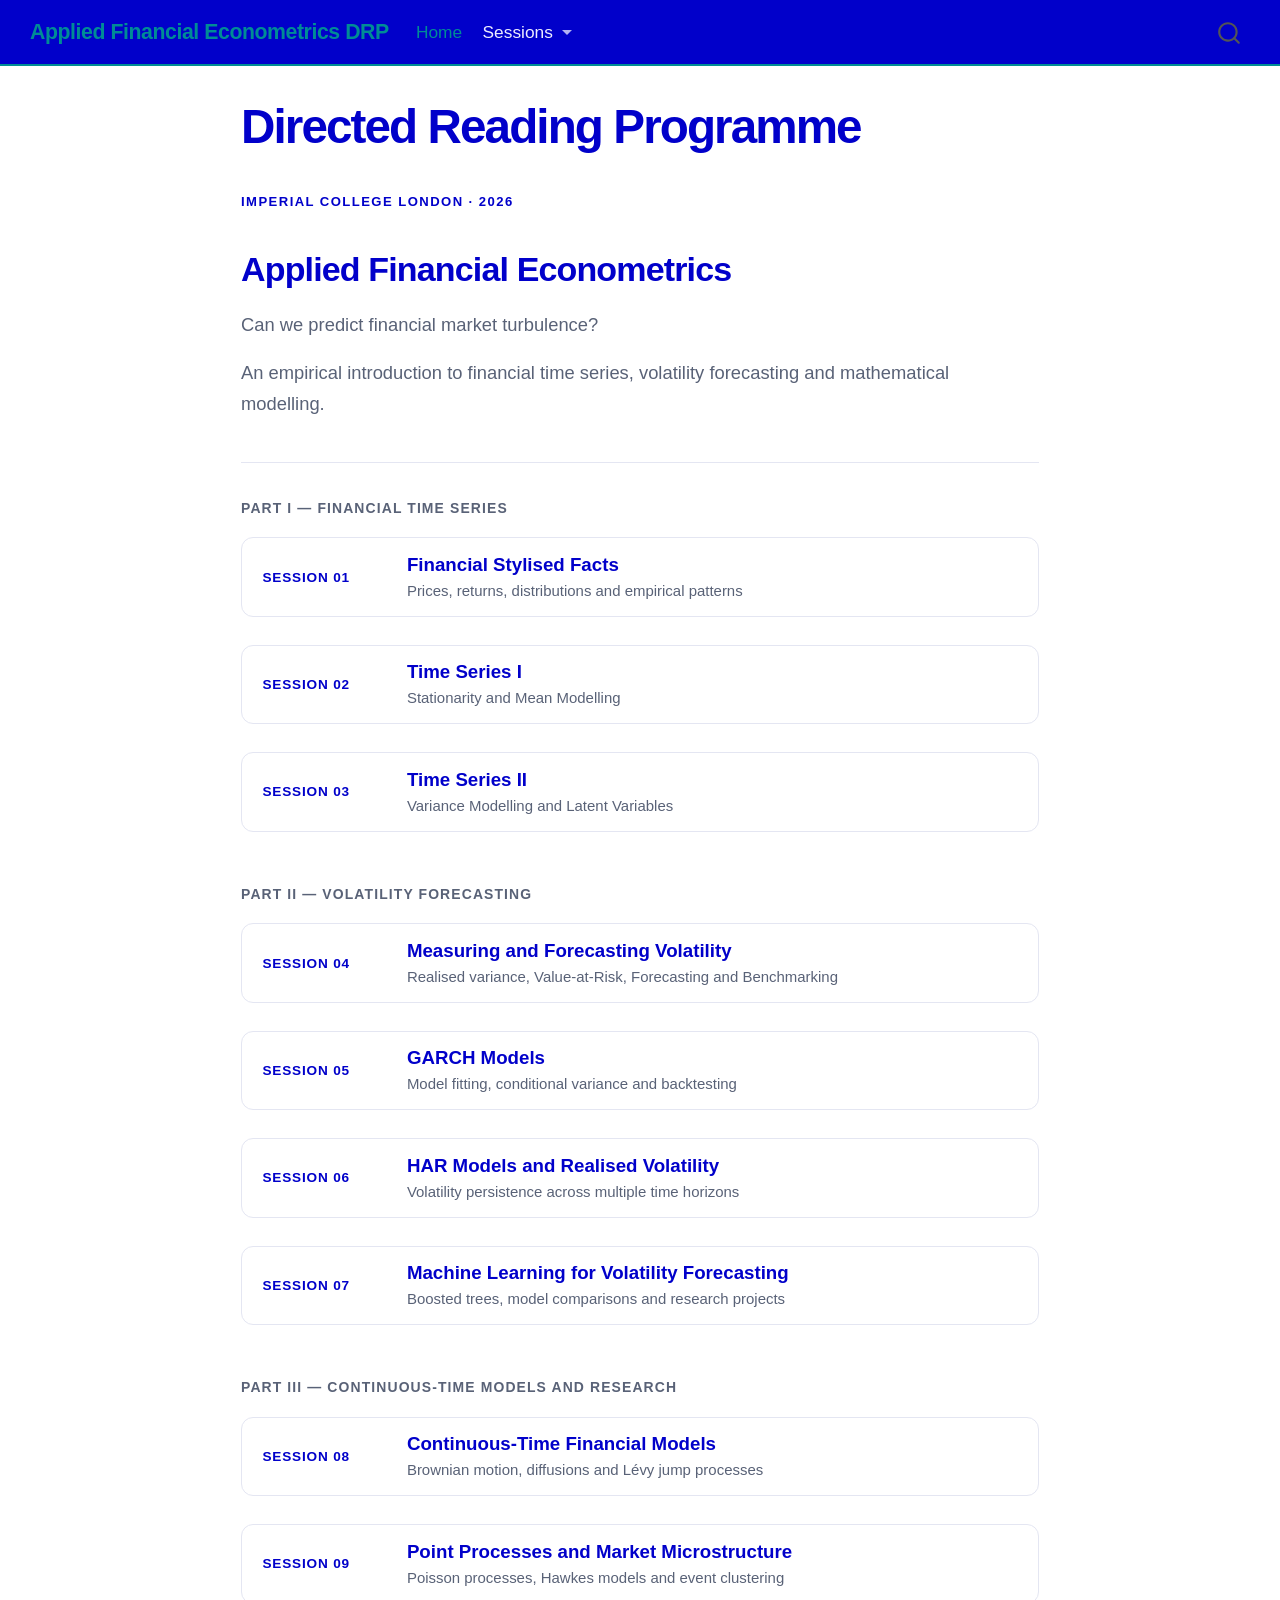
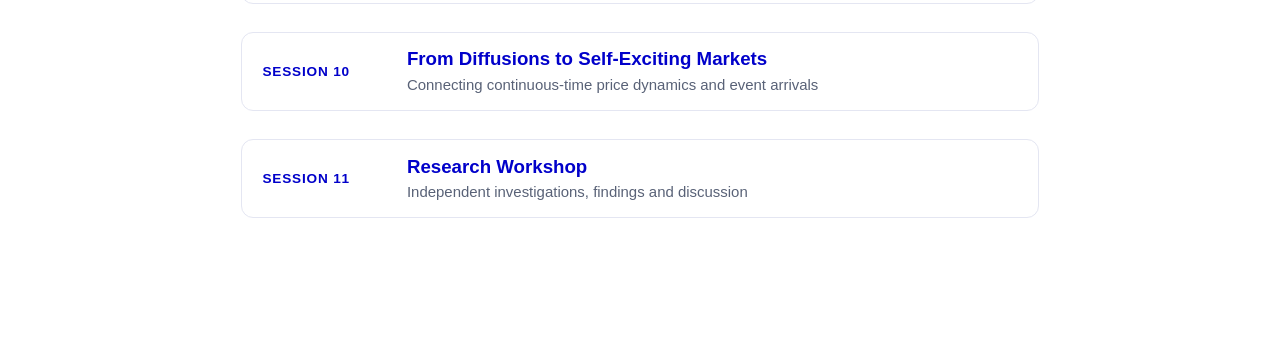
<file: docs/index.html>
<!DOCTYPE html>
<html xmlns="http://www.w3.org/1999/xhtml" lang="en" xml:lang="en"><head>

<meta charset="utf-8">
<meta name="generator" content="quarto-1.8.27">

<meta name="viewport" content="width=device-width, initial-scale=1.0, user-scalable=yes">


<title>Directed Reading Programme – Applied Financial Econometrics DRP</title>
<style>
code{white-space: pre-wrap;}
span.smallcaps{font-variant: small-caps;}
div.columns{display: flex; gap: min(4vw, 1.5em);}
div.column{flex: auto; overflow-x: auto;}
div.hanging-indent{margin-left: 1.5em; text-indent: -1.5em;}
ul.task-list{list-style: none;}
ul.task-list li input[type="checkbox"] {
  width: 0.8em;
  margin: 0 0.8em 0.2em -1em; /* quarto-specific, see https://github.com/quarto-dev/quarto-cli/issues/4556 */ 
  vertical-align: middle;
}
</style>


<script src="site_libs/quarto-nav/quarto-nav.js"></script>
<script src="site_libs/quarto-nav/headroom.min.js"></script>
<script src="site_libs/clipboard/clipboard.min.js"></script>
<script src="site_libs/quarto-search/autocomplete.umd.js"></script>
<script src="site_libs/quarto-search/fuse.min.js"></script>
<script src="site_libs/quarto-search/quarto-search.js"></script>
<meta name="quarto:offset" content="./">
<script src="site_libs/quarto-html/quarto.js" type="module"></script>
<script src="site_libs/quarto-html/tabsets/tabsets.js" type="module"></script>
<script src="site_libs/quarto-html/axe/axe-check.js" type="module"></script>
<script src="site_libs/quarto-html/popper.min.js"></script>
<script src="site_libs/quarto-html/tippy.umd.min.js"></script>
<script src="site_libs/quarto-html/anchor.min.js"></script>
<link href="site_libs/quarto-html/tippy.css" rel="stylesheet">
<link href="site_libs/quarto-html/quarto-syntax-highlighting-ed96de9b727972fe78a7b5d16c58bf87.css" rel="stylesheet" id="quarto-text-highlighting-styles">
<script src="site_libs/bootstrap/bootstrap.min.js"></script>
<link href="site_libs/bootstrap/bootstrap-icons.css" rel="stylesheet">
<link href="site_libs/bootstrap/bootstrap-0e2ed5a012ede8e13c082ff6ed26c046.min.css" rel="stylesheet" append-hash="true" id="quarto-bootstrap" data-mode="light">
<script id="quarto-search-options" type="application/json">{
  "location": "navbar",
  "copy-button": false,
  "collapse-after": 3,
  "panel-placement": "end",
  "type": "overlay",
  "limit": 50,
  "keyboard-shortcut": [
    "f",
    "/",
    "s"
  ],
  "show-item-context": false,
  "language": {
    "search-no-results-text": "No results",
    "search-matching-documents-text": "matching documents",
    "search-copy-link-title": "Copy link to search",
    "search-hide-matches-text": "Hide additional matches",
    "search-more-match-text": "more match in this document",
    "search-more-matches-text": "more matches in this document",
    "search-clear-button-title": "Clear",
    "search-text-placeholder": "",
    "search-detached-cancel-button-title": "Cancel",
    "search-submit-button-title": "Submit",
    "search-label": "Search"
  }
}</script>


<link rel="stylesheet" href="styles.css">
</head>

<body class="nav-fixed fullcontent quarto-light">

<div id="quarto-search-results"></div>
  <header id="quarto-header" class="headroom fixed-top">
    <nav class="navbar navbar-expand-lg " data-bs-theme="dark">
      <div class="navbar-container container-fluid">
      <div class="navbar-brand-container mx-auto">
    <a class="navbar-brand" href="./index.html">
    <span class="navbar-title">Applied Financial Econometrics DRP</span>
    </a>
  </div>
            <div id="quarto-search" class="" title="Search"></div>
          <button class="navbar-toggler" type="button" data-bs-toggle="collapse" data-bs-target="#navbarCollapse" aria-controls="navbarCollapse" role="menu" aria-expanded="false" aria-label="Toggle navigation" onclick="if (window.quartoToggleHeadroom) { window.quartoToggleHeadroom(); }">
  <span class="navbar-toggler-icon"></span>
</button>
          <div class="collapse navbar-collapse" id="navbarCollapse">
            <ul class="navbar-nav navbar-nav-scroll me-auto">
  <li class="nav-item">
    <a class="nav-link active" href="./index.html" aria-current="page"> 
<span class="menu-text">Home</span></a>
  </li>  
  <li class="nav-item dropdown ">
    <a class="nav-link dropdown-toggle" href="#" id="nav-menu-sessions" role="link" data-bs-toggle="dropdown" aria-expanded="false">
 <span class="menu-text">Sessions</span>
    </a>
    <ul class="dropdown-menu" aria-labelledby="nav-menu-sessions">    
        <li>
    <a class="dropdown-item" href="./sessions/01-stylised-facts.html">
 <span class="dropdown-text">Financial Stylised Facts</span></a>
  </li>  
        <li>
    <a class="dropdown-item" href="./sessions/02-stationarity.html">
 <span class="dropdown-text">Time Series I</span></a>
  </li>  
        <li>
    <a class="dropdown-item" href="./sessions/03-variance.html">
 <span class="dropdown-text">Time Series II</span></a>
  </li>  
        <li>
    <a class="dropdown-item" href="./sessions/03-measuring-volatility.html">
 <span class="dropdown-text">Forecasting and Benchmarking</span></a>
  </li>  
        <li>
    <a class="dropdown-item" href="./sessions/04-garch.html">
 <span class="dropdown-text">GARCH Models</span></a>
  </li>  
        <li>
    <a class="dropdown-item" href="./sessions/05-har.html">
 <span class="dropdown-text">HAR Models</span></a>
  </li>  
        <li>
    <a class="dropdown-item" href="./sessions/06-boosted-trees.html">
 <span class="dropdown-text">Machine Learning</span></a>
  </li>  
        <li>
    <a class="dropdown-item" href="./sessions/07-continuous-time.html">
 <span class="dropdown-text">Continuous-Time Models</span></a>
  </li>  
        <li>
    <a class="dropdown-item" href="./sessions/08-point-processes.html">
 <span class="dropdown-text">Point Processes</span></a>
  </li>  
        <li>
    <a class="dropdown-item" href="./sessions/09-connecting-processes.html">
 <span class="dropdown-text">Self-Exciting Markets</span></a>
  </li>  
        <li>
    <a class="dropdown-item" href="./sessions/10-research-workshop.html">
 <span class="dropdown-text">Research Workshop</span></a>
  </li>  
    </ul>
  </li>
</ul>
          </div> <!-- /navcollapse -->
            <div class="quarto-navbar-tools">
</div>
      </div> <!-- /container-fluid -->
    </nav>
</header>
<!-- content -->
<div id="quarto-content" class="quarto-container page-columns page-rows-contents page-layout-article page-navbar">
<!-- sidebar -->
<!-- margin-sidebar -->
    
<!-- main -->
<main class="content" id="quarto-document-content"><header id="title-block-header" class="quarto-title-block"><h1 class="title display-7">Directed Reading Programme</h1></header>

<header id="title-block-header">


</header>


<div class="course-header">
<div class="course-kicker">
<p>Imperial College London · 2026</p>
</div>
<section id="applied-financial-econometrics" class="level1">
<h1>Applied Financial Econometrics</h1>
<div class="course-subtitle">
<p>Can we predict financial market turbulence?</p>
<p>An empirical introduction to financial time series, volatility forecasting and mathematical modelling.</p>
</div>
</section>
</div>
<div class="session-section">
<p>Part I — Financial Time Series</p>
</div>
<div class="session-grid">
<p><a class="session-card" href="./sessions/01-stylised-facts.html"> <span class="session-number">SESSION 01</span> <span class="session-name">Financial Stylised Facts</span> <span class="session-description"> Prices, returns, distributions and empirical patterns </span> </a></p>
<p><a class="session-card" href="./sessions/02-stationarity.html"> <span class="session-number">SESSION 02</span> <span class="session-name">Time Series I</span> <span class="session-description"> Stationarity and Mean Modelling </span> </a></p>
<p><a class="session-card" href="./sessions/03-variance.html"> <span class="session-number">SESSION 03</span> <span class="session-name">Time Series II</span> <span class="session-description"> Variance Modelling and Latent Variables </span> </a></p>
</div>
<div class="session-section">
<p>Part II — Volatility Forecasting</p>
</div>
<div class="session-grid">
<p><a class="session-card" href="./sessions/03-measuring-volatility.html"> <span class="session-number">SESSION 04</span> <span class="session-name">Measuring and Forecasting Volatility</span> <span class="session-description"> Realised variance, Value-at-Risk, Forecasting and Benchmarking </span> </a></p>
<p><a class="session-card" href="./sessions/04-garch.html"> <span class="session-number">SESSION 05</span> <span class="session-name">GARCH Models</span> <span class="session-description"> Model fitting, conditional variance and backtesting </span> </a></p>
<p><a class="session-card" href="./sessions/05-har.html"> <span class="session-number">SESSION 06</span> <span class="session-name">HAR Models and Realised Volatility</span> <span class="session-description"> Volatility persistence across multiple time horizons </span> </a></p>
<p><a class="session-card" href="./sessions/06-boosted-trees.html"> <span class="session-number">SESSION 07</span> <span class="session-name">Machine Learning for Volatility Forecasting</span> <span class="session-description"> Boosted trees, model comparisons and research projects </span> </a></p>
</div>
<div class="session-section">
<p>Part III — Continuous-Time Models and Research</p>
</div>
<div class="session-grid">
<p><a class="session-card" href="./sessions/07-continuous-time.html"> <span class="session-number">SESSION 08</span> <span class="session-name">Continuous-Time Financial Models</span> <span class="session-description"> Brownian motion, diffusions and Lévy jump processes </span> </a></p>
<p><a class="session-card" href="./sessions/08-point-processes.html"> <span class="session-number">SESSION 09</span> <span class="session-name">Point Processes and Market Microstructure</span> <span class="session-description"> Poisson processes, Hawkes models and event clustering </span> </a></p>
<p><a class="session-card" href="./sessions/09-connecting-processes.html"> <span class="session-number">SESSION 10</span> <span class="session-name">From Diffusions to Self-Exciting Markets</span> <span class="session-description"> Connecting continuous-time price dynamics and event arrivals </span> </a></p>
<p><a class="session-card" href="./sessions/10-research-workshop.html"> <span class="session-number">SESSION 11</span> <span class="session-name">Research Workshop</span> <span class="session-description"> Independent investigations, findings and discussion </span> </a></p>
</div>



</main> <!-- /main -->
<script id="quarto-html-after-body" type="application/javascript">
  window.document.addEventListener("DOMContentLoaded", function (event) {
    const icon = "";
    const anchorJS = new window.AnchorJS();
    anchorJS.options = {
      placement: 'right',
      icon: icon
    };
    anchorJS.add('.anchored');
    const isCodeAnnotation = (el) => {
      for (const clz of el.classList) {
        if (clz.startsWith('code-annotation-')) {                     
          return true;
        }
      }
      return false;
    }
    const onCopySuccess = function(e) {
      // button target
      const button = e.trigger;
      // don't keep focus
      button.blur();
      // flash "checked"
      button.classList.add('code-copy-button-checked');
      var currentTitle = button.getAttribute("title");
      button.setAttribute("title", "Copied!");
      let tooltip;
      if (window.bootstrap) {
        button.setAttribute("data-bs-toggle", "tooltip");
        button.setAttribute("data-bs-placement", "left");
        button.setAttribute("data-bs-title", "Copied!");
        tooltip = new bootstrap.Tooltip(button, 
          { trigger: "manual", 
            customClass: "code-copy-button-tooltip",
            offset: [0, -8]});
        tooltip.show();    
      }
      setTimeout(function() {
        if (tooltip) {
          tooltip.hide();
          button.removeAttribute("data-bs-title");
          button.removeAttribute("data-bs-toggle");
          button.removeAttribute("data-bs-placement");
        }
        button.setAttribute("title", currentTitle);
        button.classList.remove('code-copy-button-checked');
      }, 1000);
      // clear code selection
      e.clearSelection();
    }
    const getTextToCopy = function(trigger) {
      const outerScaffold = trigger.parentElement.cloneNode(true);
      const codeEl = outerScaffold.querySelector('code');
      for (const childEl of codeEl.children) {
        if (isCodeAnnotation(childEl)) {
          childEl.remove();
        }
      }
      return codeEl.innerText;
    }
    const clipboard = new window.ClipboardJS('.code-copy-button:not([data-in-quarto-modal])', {
      text: getTextToCopy
    });
    clipboard.on('success', onCopySuccess);
    if (window.document.getElementById('quarto-embedded-source-code-modal')) {
      const clipboardModal = new window.ClipboardJS('.code-copy-button[data-in-quarto-modal]', {
        text: getTextToCopy,
        container: window.document.getElementById('quarto-embedded-source-code-modal')
      });
      clipboardModal.on('success', onCopySuccess);
    }
      var localhostRegex = new RegExp(/^(?:http|https):\/\/localhost\:?[0-9]*\//);
      var mailtoRegex = new RegExp(/^mailto:/);
        var filterRegex = new RegExp('/' + window.location.host + '/');
      var isInternal = (href) => {
          return filterRegex.test(href) || localhostRegex.test(href) || mailtoRegex.test(href);
      }
      // Inspect non-navigation links and adorn them if external
     var links = window.document.querySelectorAll('a[href]:not(.nav-link):not(.navbar-brand):not(.toc-action):not(.sidebar-link):not(.sidebar-item-toggle):not(.pagination-link):not(.no-external):not([aria-hidden]):not(.dropdown-item):not(.quarto-navigation-tool):not(.about-link)');
      for (var i=0; i<links.length; i++) {
        const link = links[i];
        if (!isInternal(link.href)) {
          // undo the damage that might have been done by quarto-nav.js in the case of
          // links that we want to consider external
          if (link.dataset.originalHref !== undefined) {
            link.href = link.dataset.originalHref;
          }
        }
      }
    function tippyHover(el, contentFn, onTriggerFn, onUntriggerFn) {
      const config = {
        allowHTML: true,
        maxWidth: 500,
        delay: 100,
        arrow: false,
        appendTo: function(el) {
            return el.parentElement;
        },
        interactive: true,
        interactiveBorder: 10,
        theme: 'quarto',
        placement: 'bottom-start',
      };
      if (contentFn) {
        config.content = contentFn;
      }
      if (onTriggerFn) {
        config.onTrigger = onTriggerFn;
      }
      if (onUntriggerFn) {
        config.onUntrigger = onUntriggerFn;
      }
      window.tippy(el, config); 
    }
    const noterefs = window.document.querySelectorAll('a[role="doc-noteref"]');
    for (var i=0; i<noterefs.length; i++) {
      const ref = noterefs[i];
      tippyHover(ref, function() {
        // use id or data attribute instead here
        let href = ref.getAttribute('data-footnote-href') || ref.getAttribute('href');
        try { href = new URL(href).hash; } catch {}
        const id = href.replace(/^#\/?/, "");
        const note = window.document.getElementById(id);
        if (note) {
          return note.innerHTML;
        } else {
          return "";
        }
      });
    }
        let selectedAnnoteEl;
        const selectorForAnnotation = ( cell, annotation) => {
          let cellAttr = 'data-code-cell="' + cell + '"';
          let lineAttr = 'data-code-annotation="' +  annotation + '"';
          const selector = 'span[' + cellAttr + '][' + lineAttr + ']';
          return selector;
        }
        const selectCodeLines = (annoteEl) => {
          const doc = window.document;
          const targetCell = annoteEl.getAttribute("data-target-cell");
          const targetAnnotation = annoteEl.getAttribute("data-target-annotation");
          const annoteSpan = window.document.querySelector(selectorForAnnotation(targetCell, targetAnnotation));
          const lines = annoteSpan.getAttribute("data-code-lines").split(",");
          const lineIds = lines.map((line) => {
            return targetCell + "-" + line;
          })
          let top = null;
          let height = null;
          let parent = null;
          if (lineIds.length > 0) {
              //compute the position of the single el (top and bottom and make a div)
              const el = window.document.getElementById(lineIds[0]);
              top = el.offsetTop;
              height = el.offsetHeight;
              parent = el.parentElement.parentElement;
            if (lineIds.length > 1) {
              const lastEl = window.document.getElementById(lineIds[lineIds.length - 1]);
              const bottom = lastEl.offsetTop + lastEl.offsetHeight;
              height = bottom - top;
            }
            if (top !== null && height !== null && parent !== null) {
              // cook up a div (if necessary) and position it 
              let div = window.document.getElementById("code-annotation-line-highlight");
              if (div === null) {
                div = window.document.createElement("div");
                div.setAttribute("id", "code-annotation-line-highlight");
                div.style.position = 'absolute';
                parent.appendChild(div);
              }
              div.style.top = top - 2 + "px";
              div.style.height = height + 4 + "px";
              div.style.left = 0;
              let gutterDiv = window.document.getElementById("code-annotation-line-highlight-gutter");
              if (gutterDiv === null) {
                gutterDiv = window.document.createElement("div");
                gutterDiv.setAttribute("id", "code-annotation-line-highlight-gutter");
                gutterDiv.style.position = 'absolute';
                const codeCell = window.document.getElementById(targetCell);
                const gutter = codeCell.querySelector('.code-annotation-gutter');
                gutter.appendChild(gutterDiv);
              }
              gutterDiv.style.top = top - 2 + "px";
              gutterDiv.style.height = height + 4 + "px";
            }
            selectedAnnoteEl = annoteEl;
          }
        };
        const unselectCodeLines = () => {
          const elementsIds = ["code-annotation-line-highlight", "code-annotation-line-highlight-gutter"];
          elementsIds.forEach((elId) => {
            const div = window.document.getElementById(elId);
            if (div) {
              div.remove();
            }
          });
          selectedAnnoteEl = undefined;
        };
          // Handle positioning of the toggle
      window.addEventListener(
        "resize",
        throttle(() => {
          elRect = undefined;
          if (selectedAnnoteEl) {
            selectCodeLines(selectedAnnoteEl);
          }
        }, 10)
      );
      function throttle(fn, ms) {
      let throttle = false;
      let timer;
        return (...args) => {
          if(!throttle) { // first call gets through
              fn.apply(this, args);
              throttle = true;
          } else { // all the others get throttled
              if(timer) clearTimeout(timer); // cancel #2
              timer = setTimeout(() => {
                fn.apply(this, args);
                timer = throttle = false;
              }, ms);
          }
        };
      }
        // Attach click handler to the DT
        const annoteDls = window.document.querySelectorAll('dt[data-target-cell]');
        for (const annoteDlNode of annoteDls) {
          annoteDlNode.addEventListener('click', (event) => {
            const clickedEl = event.target;
            if (clickedEl !== selectedAnnoteEl) {
              unselectCodeLines();
              const activeEl = window.document.querySelector('dt[data-target-cell].code-annotation-active');
              if (activeEl) {
                activeEl.classList.remove('code-annotation-active');
              }
              selectCodeLines(clickedEl);
              clickedEl.classList.add('code-annotation-active');
            } else {
              // Unselect the line
              unselectCodeLines();
              clickedEl.classList.remove('code-annotation-active');
            }
          });
        }
    const findCites = (el) => {
      const parentEl = el.parentElement;
      if (parentEl) {
        const cites = parentEl.dataset.cites;
        if (cites) {
          return {
            el,
            cites: cites.split(' ')
          };
        } else {
          return findCites(el.parentElement)
        }
      } else {
        return undefined;
      }
    };
    var bibliorefs = window.document.querySelectorAll('a[role="doc-biblioref"]');
    for (var i=0; i<bibliorefs.length; i++) {
      const ref = bibliorefs[i];
      const citeInfo = findCites(ref);
      if (citeInfo) {
        tippyHover(citeInfo.el, function() {
          var popup = window.document.createElement('div');
          citeInfo.cites.forEach(function(cite) {
            var citeDiv = window.document.createElement('div');
            citeDiv.classList.add('hanging-indent');
            citeDiv.classList.add('csl-entry');
            var biblioDiv = window.document.getElementById('ref-' + cite);
            if (biblioDiv) {
              citeDiv.innerHTML = biblioDiv.innerHTML;
            }
            popup.appendChild(citeDiv);
          });
          return popup.innerHTML;
        });
      }
    }
  });
  </script>
</div> <!-- /content -->




</body></html>
</file>
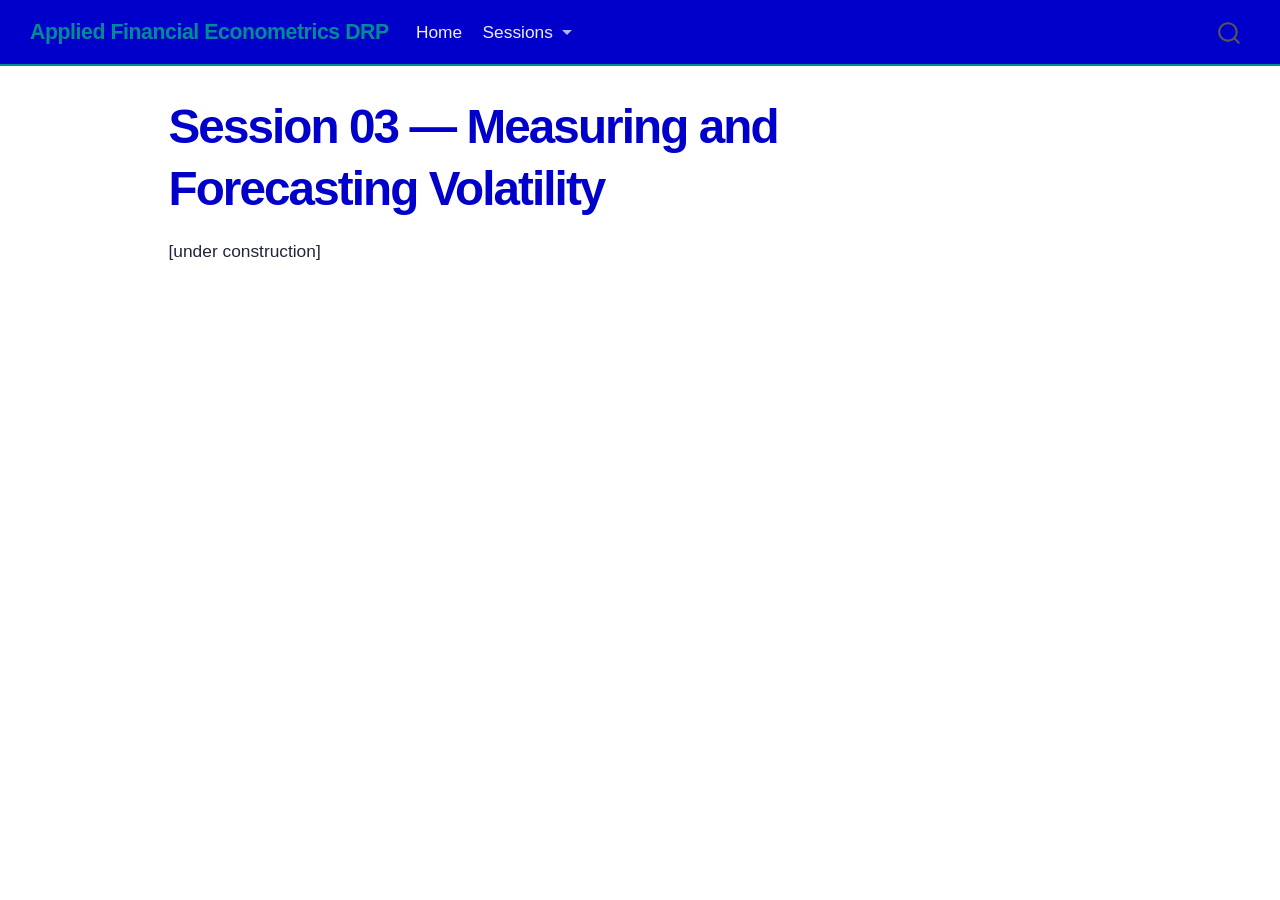
<file: docs/sessions/03-measuring-volatility.html>
<!DOCTYPE html>
<html xmlns="http://www.w3.org/1999/xhtml" lang="en" xml:lang="en"><head>

<meta charset="utf-8">
<meta name="generator" content="quarto-1.8.27">

<meta name="viewport" content="width=device-width, initial-scale=1.0, user-scalable=yes">


<title>Session 03 — Measuring and Forecasting Volatility – Applied Financial Econometrics DRP</title>
<style>
code{white-space: pre-wrap;}
span.smallcaps{font-variant: small-caps;}
div.columns{display: flex; gap: min(4vw, 1.5em);}
div.column{flex: auto; overflow-x: auto;}
div.hanging-indent{margin-left: 1.5em; text-indent: -1.5em;}
ul.task-list{list-style: none;}
ul.task-list li input[type="checkbox"] {
  width: 0.8em;
  margin: 0 0.8em 0.2em -1em; /* quarto-specific, see https://github.com/quarto-dev/quarto-cli/issues/4556 */ 
  vertical-align: middle;
}
</style>


<script src="../site_libs/quarto-nav/quarto-nav.js"></script>
<script src="../site_libs/quarto-nav/headroom.min.js"></script>
<script src="../site_libs/clipboard/clipboard.min.js"></script>
<script src="../site_libs/quarto-search/autocomplete.umd.js"></script>
<script src="../site_libs/quarto-search/fuse.min.js"></script>
<script src="../site_libs/quarto-search/quarto-search.js"></script>
<meta name="quarto:offset" content="../">
<script src="../site_libs/quarto-html/quarto.js" type="module"></script>
<script src="../site_libs/quarto-html/tabsets/tabsets.js" type="module"></script>
<script src="../site_libs/quarto-html/axe/axe-check.js" type="module"></script>
<script src="../site_libs/quarto-html/popper.min.js"></script>
<script src="../site_libs/quarto-html/tippy.umd.min.js"></script>
<script src="../site_libs/quarto-html/anchor.min.js"></script>
<link href="../site_libs/quarto-html/tippy.css" rel="stylesheet">
<link href="../site_libs/quarto-html/quarto-syntax-highlighting-ed96de9b727972fe78a7b5d16c58bf87.css" rel="stylesheet" id="quarto-text-highlighting-styles">
<script src="../site_libs/bootstrap/bootstrap.min.js"></script>
<link href="../site_libs/bootstrap/bootstrap-icons.css" rel="stylesheet">
<link href="../site_libs/bootstrap/bootstrap-e31584831b205ffbb2d98406f31c2a5b.min.css" rel="stylesheet" append-hash="true" id="quarto-bootstrap" data-mode="light">
<script id="quarto-search-options" type="application/json">{
  "location": "navbar",
  "copy-button": false,
  "collapse-after": 3,
  "panel-placement": "end",
  "type": "overlay",
  "limit": 50,
  "keyboard-shortcut": [
    "f",
    "/",
    "s"
  ],
  "show-item-context": false,
  "language": {
    "search-no-results-text": "No results",
    "search-matching-documents-text": "matching documents",
    "search-copy-link-title": "Copy link to search",
    "search-hide-matches-text": "Hide additional matches",
    "search-more-match-text": "more match in this document",
    "search-more-matches-text": "more matches in this document",
    "search-clear-button-title": "Clear",
    "search-text-placeholder": "",
    "search-detached-cancel-button-title": "Cancel",
    "search-submit-button-title": "Submit",
    "search-label": "Search"
  }
}</script>


<link rel="stylesheet" href="../styles.css">
</head>

<body class="nav-fixed quarto-light">

<div id="quarto-search-results"></div>
  <header id="quarto-header" class="headroom fixed-top">
    <nav class="navbar navbar-expand-lg " data-bs-theme="dark">
      <div class="navbar-container container-fluid">
      <div class="navbar-brand-container mx-auto">
    <a class="navbar-brand" href="../index.html">
    <span class="navbar-title">Applied Financial Econometrics DRP</span>
    </a>
  </div>
            <div id="quarto-search" class="" title="Search"></div>
          <button class="navbar-toggler" type="button" data-bs-toggle="collapse" data-bs-target="#navbarCollapse" aria-controls="navbarCollapse" role="menu" aria-expanded="false" aria-label="Toggle navigation" onclick="if (window.quartoToggleHeadroom) { window.quartoToggleHeadroom(); }">
  <span class="navbar-toggler-icon"></span>
</button>
          <div class="collapse navbar-collapse" id="navbarCollapse">
            <ul class="navbar-nav navbar-nav-scroll me-auto">
  <li class="nav-item">
    <a class="nav-link" href="../index.html"> 
<span class="menu-text">Home</span></a>
  </li>  
  <li class="nav-item dropdown ">
    <a class="nav-link dropdown-toggle" href="#" id="nav-menu-sessions" role="link" data-bs-toggle="dropdown" aria-expanded="false">
 <span class="menu-text">Sessions</span>
    </a>
    <ul class="dropdown-menu" aria-labelledby="nav-menu-sessions">    
        <li>
    <a class="dropdown-item" href="../sessions/01-stylised-facts.html">
 <span class="dropdown-text">Financial Stylised Facts</span></a>
  </li>  
        <li>
    <a class="dropdown-item" href="../sessions/02-stationarity.html">
 <span class="dropdown-text">Time Series I</span></a>
  </li>  
        <li>
    <a class="dropdown-item" href="../sessions/03-variance.html">
 <span class="dropdown-text">Time Series II</span></a>
  </li>  
        <li>
    <a class="dropdown-item" href="../sessions/03-measuring-volatility.html">
 <span class="dropdown-text">Forecasting and Benchmarking</span></a>
  </li>  
        <li>
    <a class="dropdown-item" href="../sessions/04-garch.html">
 <span class="dropdown-text">GARCH Models</span></a>
  </li>  
        <li>
    <a class="dropdown-item" href="../sessions/05-har.html">
 <span class="dropdown-text">HAR Models</span></a>
  </li>  
        <li>
    <a class="dropdown-item" href="../sessions/06-boosted-trees.html">
 <span class="dropdown-text">Machine Learning</span></a>
  </li>  
        <li>
    <a class="dropdown-item" href="../sessions/07-continuous-time.html">
 <span class="dropdown-text">Continuous-Time Models</span></a>
  </li>  
        <li>
    <a class="dropdown-item" href="../sessions/08-point-processes.html">
 <span class="dropdown-text">Point Processes</span></a>
  </li>  
        <li>
    <a class="dropdown-item" href="../sessions/09-connecting-processes.html">
 <span class="dropdown-text">Self-Exciting Markets</span></a>
  </li>  
        <li>
    <a class="dropdown-item" href="../sessions/10-research-workshop.html">
 <span class="dropdown-text">Research Workshop</span></a>
  </li>  
    </ul>
  </li>
</ul>
          </div> <!-- /navcollapse -->
            <div class="quarto-navbar-tools">
</div>
      </div> <!-- /container-fluid -->
    </nav>
</header>
<!-- content -->
<div id="quarto-content" class="quarto-container page-columns page-rows-contents page-layout-article page-navbar">
<!-- sidebar -->
<!-- margin-sidebar -->
    <div id="quarto-margin-sidebar" class="sidebar margin-sidebar zindex-bottom">
        
    </div>
<!-- main -->
<main class="content" id="quarto-document-content">

<header id="title-block-header" class="quarto-title-block default">
<div class="quarto-title">
<h1 class="title">Session 03 — Measuring and Forecasting Volatility</h1>
</div>



<div class="quarto-title-meta">

    
  
    
  </div>
  


</header>


<p>[under construction]</p>



</main> <!-- /main -->
<script id="quarto-html-after-body" type="application/javascript">
  window.document.addEventListener("DOMContentLoaded", function (event) {
    const icon = "";
    const anchorJS = new window.AnchorJS();
    anchorJS.options = {
      placement: 'right',
      icon: icon
    };
    anchorJS.add('.anchored');
    const isCodeAnnotation = (el) => {
      for (const clz of el.classList) {
        if (clz.startsWith('code-annotation-')) {                     
          return true;
        }
      }
      return false;
    }
    const onCopySuccess = function(e) {
      // button target
      const button = e.trigger;
      // don't keep focus
      button.blur();
      // flash "checked"
      button.classList.add('code-copy-button-checked');
      var currentTitle = button.getAttribute("title");
      button.setAttribute("title", "Copied!");
      let tooltip;
      if (window.bootstrap) {
        button.setAttribute("data-bs-toggle", "tooltip");
        button.setAttribute("data-bs-placement", "left");
        button.setAttribute("data-bs-title", "Copied!");
        tooltip = new bootstrap.Tooltip(button, 
          { trigger: "manual", 
            customClass: "code-copy-button-tooltip",
            offset: [0, -8]});
        tooltip.show();    
      }
      setTimeout(function() {
        if (tooltip) {
          tooltip.hide();
          button.removeAttribute("data-bs-title");
          button.removeAttribute("data-bs-toggle");
          button.removeAttribute("data-bs-placement");
        }
        button.setAttribute("title", currentTitle);
        button.classList.remove('code-copy-button-checked');
      }, 1000);
      // clear code selection
      e.clearSelection();
    }
    const getTextToCopy = function(trigger) {
      const outerScaffold = trigger.parentElement.cloneNode(true);
      const codeEl = outerScaffold.querySelector('code');
      for (const childEl of codeEl.children) {
        if (isCodeAnnotation(childEl)) {
          childEl.remove();
        }
      }
      return codeEl.innerText;
    }
    const clipboard = new window.ClipboardJS('.code-copy-button:not([data-in-quarto-modal])', {
      text: getTextToCopy
    });
    clipboard.on('success', onCopySuccess);
    if (window.document.getElementById('quarto-embedded-source-code-modal')) {
      const clipboardModal = new window.ClipboardJS('.code-copy-button[data-in-quarto-modal]', {
        text: getTextToCopy,
        container: window.document.getElementById('quarto-embedded-source-code-modal')
      });
      clipboardModal.on('success', onCopySuccess);
    }
      var localhostRegex = new RegExp(/^(?:http|https):\/\/localhost\:?[0-9]*\//);
      var mailtoRegex = new RegExp(/^mailto:/);
        var filterRegex = new RegExp('/' + window.location.host + '/');
      var isInternal = (href) => {
          return filterRegex.test(href) || localhostRegex.test(href) || mailtoRegex.test(href);
      }
      // Inspect non-navigation links and adorn them if external
     var links = window.document.querySelectorAll('a[href]:not(.nav-link):not(.navbar-brand):not(.toc-action):not(.sidebar-link):not(.sidebar-item-toggle):not(.pagination-link):not(.no-external):not([aria-hidden]):not(.dropdown-item):not(.quarto-navigation-tool):not(.about-link)');
      for (var i=0; i<links.length; i++) {
        const link = links[i];
        if (!isInternal(link.href)) {
          // undo the damage that might have been done by quarto-nav.js in the case of
          // links that we want to consider external
          if (link.dataset.originalHref !== undefined) {
            link.href = link.dataset.originalHref;
          }
        }
      }
    function tippyHover(el, contentFn, onTriggerFn, onUntriggerFn) {
      const config = {
        allowHTML: true,
        maxWidth: 500,
        delay: 100,
        arrow: false,
        appendTo: function(el) {
            return el.parentElement;
        },
        interactive: true,
        interactiveBorder: 10,
        theme: 'quarto',
        placement: 'bottom-start',
      };
      if (contentFn) {
        config.content = contentFn;
      }
      if (onTriggerFn) {
        config.onTrigger = onTriggerFn;
      }
      if (onUntriggerFn) {
        config.onUntrigger = onUntriggerFn;
      }
      window.tippy(el, config); 
    }
    const noterefs = window.document.querySelectorAll('a[role="doc-noteref"]');
    for (var i=0; i<noterefs.length; i++) {
      const ref = noterefs[i];
      tippyHover(ref, function() {
        // use id or data attribute instead here
        let href = ref.getAttribute('data-footnote-href') || ref.getAttribute('href');
        try { href = new URL(href).hash; } catch {}
        const id = href.replace(/^#\/?/, "");
        const note = window.document.getElementById(id);
        if (note) {
          return note.innerHTML;
        } else {
          return "";
        }
      });
    }
        let selectedAnnoteEl;
        const selectorForAnnotation = ( cell, annotation) => {
          let cellAttr = 'data-code-cell="' + cell + '"';
          let lineAttr = 'data-code-annotation="' +  annotation + '"';
          const selector = 'span[' + cellAttr + '][' + lineAttr + ']';
          return selector;
        }
        const selectCodeLines = (annoteEl) => {
          const doc = window.document;
          const targetCell = annoteEl.getAttribute("data-target-cell");
          const targetAnnotation = annoteEl.getAttribute("data-target-annotation");
          const annoteSpan = window.document.querySelector(selectorForAnnotation(targetCell, targetAnnotation));
          const lines = annoteSpan.getAttribute("data-code-lines").split(",");
          const lineIds = lines.map((line) => {
            return targetCell + "-" + line;
          })
          let top = null;
          let height = null;
          let parent = null;
          if (lineIds.length > 0) {
              //compute the position of the single el (top and bottom and make a div)
              const el = window.document.getElementById(lineIds[0]);
              top = el.offsetTop;
              height = el.offsetHeight;
              parent = el.parentElement.parentElement;
            if (lineIds.length > 1) {
              const lastEl = window.document.getElementById(lineIds[lineIds.length - 1]);
              const bottom = lastEl.offsetTop + lastEl.offsetHeight;
              height = bottom - top;
            }
            if (top !== null && height !== null && parent !== null) {
              // cook up a div (if necessary) and position it 
              let div = window.document.getElementById("code-annotation-line-highlight");
              if (div === null) {
                div = window.document.createElement("div");
                div.setAttribute("id", "code-annotation-line-highlight");
                div.style.position = 'absolute';
                parent.appendChild(div);
              }
              div.style.top = top - 2 + "px";
              div.style.height = height + 4 + "px";
              div.style.left = 0;
              let gutterDiv = window.document.getElementById("code-annotation-line-highlight-gutter");
              if (gutterDiv === null) {
                gutterDiv = window.document.createElement("div");
                gutterDiv.setAttribute("id", "code-annotation-line-highlight-gutter");
                gutterDiv.style.position = 'absolute';
                const codeCell = window.document.getElementById(targetCell);
                const gutter = codeCell.querySelector('.code-annotation-gutter');
                gutter.appendChild(gutterDiv);
              }
              gutterDiv.style.top = top - 2 + "px";
              gutterDiv.style.height = height + 4 + "px";
            }
            selectedAnnoteEl = annoteEl;
          }
        };
        const unselectCodeLines = () => {
          const elementsIds = ["code-annotation-line-highlight", "code-annotation-line-highlight-gutter"];
          elementsIds.forEach((elId) => {
            const div = window.document.getElementById(elId);
            if (div) {
              div.remove();
            }
          });
          selectedAnnoteEl = undefined;
        };
          // Handle positioning of the toggle
      window.addEventListener(
        "resize",
        throttle(() => {
          elRect = undefined;
          if (selectedAnnoteEl) {
            selectCodeLines(selectedAnnoteEl);
          }
        }, 10)
      );
      function throttle(fn, ms) {
      let throttle = false;
      let timer;
        return (...args) => {
          if(!throttle) { // first call gets through
              fn.apply(this, args);
              throttle = true;
          } else { // all the others get throttled
              if(timer) clearTimeout(timer); // cancel #2
              timer = setTimeout(() => {
                fn.apply(this, args);
                timer = throttle = false;
              }, ms);
          }
        };
      }
        // Attach click handler to the DT
        const annoteDls = window.document.querySelectorAll('dt[data-target-cell]');
        for (const annoteDlNode of annoteDls) {
          annoteDlNode.addEventListener('click', (event) => {
            const clickedEl = event.target;
            if (clickedEl !== selectedAnnoteEl) {
              unselectCodeLines();
              const activeEl = window.document.querySelector('dt[data-target-cell].code-annotation-active');
              if (activeEl) {
                activeEl.classList.remove('code-annotation-active');
              }
              selectCodeLines(clickedEl);
              clickedEl.classList.add('code-annotation-active');
            } else {
              // Unselect the line
              unselectCodeLines();
              clickedEl.classList.remove('code-annotation-active');
            }
          });
        }
    const findCites = (el) => {
      const parentEl = el.parentElement;
      if (parentEl) {
        const cites = parentEl.dataset.cites;
        if (cites) {
          return {
            el,
            cites: cites.split(' ')
          };
        } else {
          return findCites(el.parentElement)
        }
      } else {
        return undefined;
      }
    };
    var bibliorefs = window.document.querySelectorAll('a[role="doc-biblioref"]');
    for (var i=0; i<bibliorefs.length; i++) {
      const ref = bibliorefs[i];
      const citeInfo = findCites(ref);
      if (citeInfo) {
        tippyHover(citeInfo.el, function() {
          var popup = window.document.createElement('div');
          citeInfo.cites.forEach(function(cite) {
            var citeDiv = window.document.createElement('div');
            citeDiv.classList.add('hanging-indent');
            citeDiv.classList.add('csl-entry');
            var biblioDiv = window.document.getElementById('ref-' + cite);
            if (biblioDiv) {
              citeDiv.innerHTML = biblioDiv.innerHTML;
            }
            popup.appendChild(citeDiv);
          });
          return popup.innerHTML;
        });
      }
    }
  });
  </script>
</div> <!-- /content -->




</body></html>
</file>
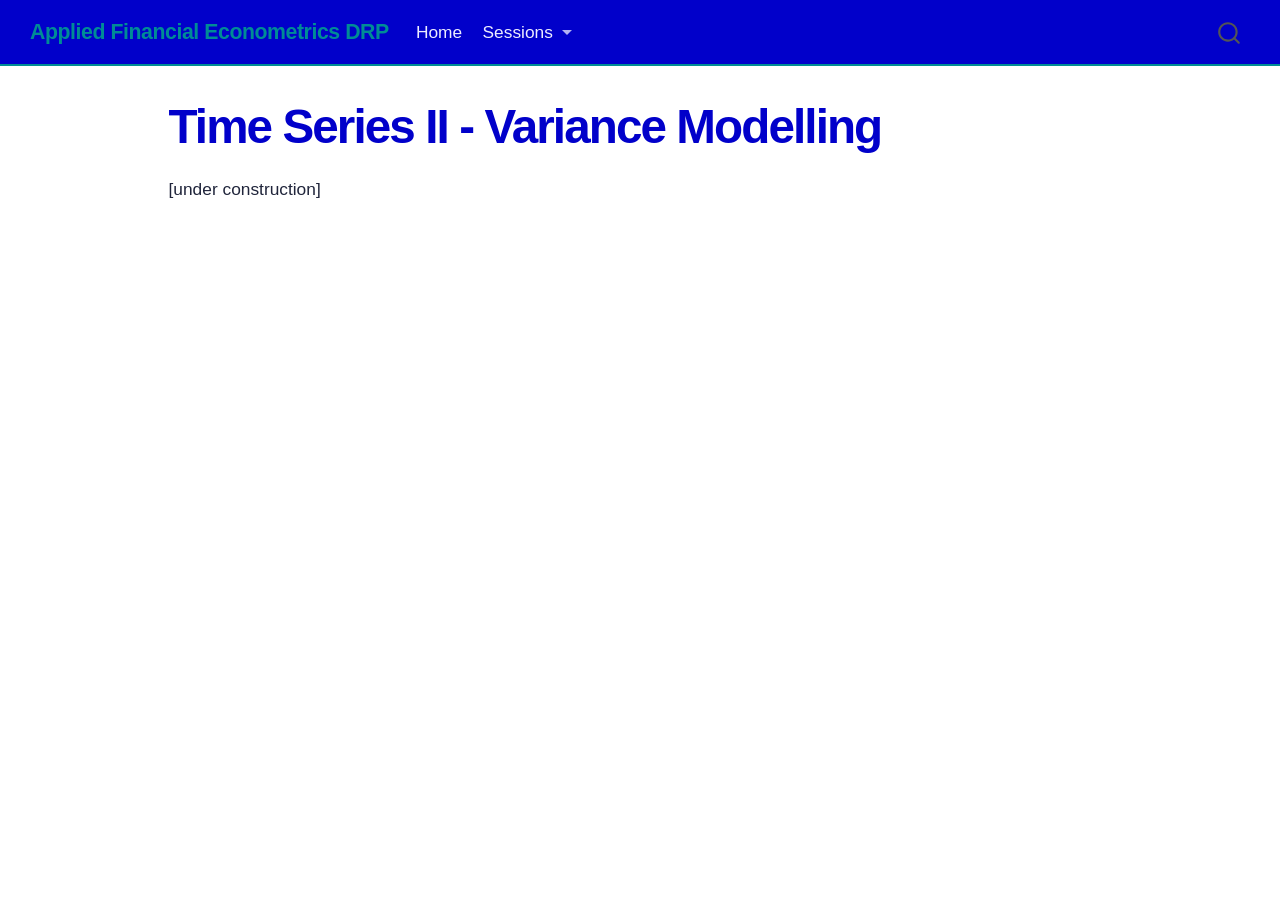
<file: docs/sessions/03-variance.html>
<!DOCTYPE html>
<html xmlns="http://www.w3.org/1999/xhtml" lang="en" xml:lang="en"><head>

<meta charset="utf-8">
<meta name="generator" content="quarto-1.8.27">

<meta name="viewport" content="width=device-width, initial-scale=1.0, user-scalable=yes">


<title>Time Series II - Variance Modelling – Applied Financial Econometrics DRP</title>
<style>
code{white-space: pre-wrap;}
span.smallcaps{font-variant: small-caps;}
div.columns{display: flex; gap: min(4vw, 1.5em);}
div.column{flex: auto; overflow-x: auto;}
div.hanging-indent{margin-left: 1.5em; text-indent: -1.5em;}
ul.task-list{list-style: none;}
ul.task-list li input[type="checkbox"] {
  width: 0.8em;
  margin: 0 0.8em 0.2em -1em; /* quarto-specific, see https://github.com/quarto-dev/quarto-cli/issues/4556 */ 
  vertical-align: middle;
}
</style>


<script src="../site_libs/quarto-nav/quarto-nav.js"></script>
<script src="../site_libs/quarto-nav/headroom.min.js"></script>
<script src="../site_libs/clipboard/clipboard.min.js"></script>
<script src="../site_libs/quarto-search/autocomplete.umd.js"></script>
<script src="../site_libs/quarto-search/fuse.min.js"></script>
<script src="../site_libs/quarto-search/quarto-search.js"></script>
<meta name="quarto:offset" content="../">
<script src="../site_libs/quarto-html/quarto.js" type="module"></script>
<script src="../site_libs/quarto-html/tabsets/tabsets.js" type="module"></script>
<script src="../site_libs/quarto-html/axe/axe-check.js" type="module"></script>
<script src="../site_libs/quarto-html/popper.min.js"></script>
<script src="../site_libs/quarto-html/tippy.umd.min.js"></script>
<script src="../site_libs/quarto-html/anchor.min.js"></script>
<link href="../site_libs/quarto-html/tippy.css" rel="stylesheet">
<link href="../site_libs/quarto-html/quarto-syntax-highlighting-ed96de9b727972fe78a7b5d16c58bf87.css" rel="stylesheet" id="quarto-text-highlighting-styles">
<script src="../site_libs/bootstrap/bootstrap.min.js"></script>
<link href="../site_libs/bootstrap/bootstrap-icons.css" rel="stylesheet">
<link href="../site_libs/bootstrap/bootstrap-e31584831b205ffbb2d98406f31c2a5b.min.css" rel="stylesheet" append-hash="true" id="quarto-bootstrap" data-mode="light">
<script id="quarto-search-options" type="application/json">{
  "location": "navbar",
  "copy-button": false,
  "collapse-after": 3,
  "panel-placement": "end",
  "type": "overlay",
  "limit": 50,
  "keyboard-shortcut": [
    "f",
    "/",
    "s"
  ],
  "show-item-context": false,
  "language": {
    "search-no-results-text": "No results",
    "search-matching-documents-text": "matching documents",
    "search-copy-link-title": "Copy link to search",
    "search-hide-matches-text": "Hide additional matches",
    "search-more-match-text": "more match in this document",
    "search-more-matches-text": "more matches in this document",
    "search-clear-button-title": "Clear",
    "search-text-placeholder": "",
    "search-detached-cancel-button-title": "Cancel",
    "search-submit-button-title": "Submit",
    "search-label": "Search"
  }
}</script>


<link rel="stylesheet" href="../styles.css">
</head>

<body class="nav-fixed quarto-light">

<div id="quarto-search-results"></div>
  <header id="quarto-header" class="headroom fixed-top">
    <nav class="navbar navbar-expand-lg " data-bs-theme="dark">
      <div class="navbar-container container-fluid">
      <div class="navbar-brand-container mx-auto">
    <a class="navbar-brand" href="../index.html">
    <span class="navbar-title">Applied Financial Econometrics DRP</span>
    </a>
  </div>
            <div id="quarto-search" class="" title="Search"></div>
          <button class="navbar-toggler" type="button" data-bs-toggle="collapse" data-bs-target="#navbarCollapse" aria-controls="navbarCollapse" role="menu" aria-expanded="false" aria-label="Toggle navigation" onclick="if (window.quartoToggleHeadroom) { window.quartoToggleHeadroom(); }">
  <span class="navbar-toggler-icon"></span>
</button>
          <div class="collapse navbar-collapse" id="navbarCollapse">
            <ul class="navbar-nav navbar-nav-scroll me-auto">
  <li class="nav-item">
    <a class="nav-link" href="../index.html"> 
<span class="menu-text">Home</span></a>
  </li>  
  <li class="nav-item dropdown ">
    <a class="nav-link dropdown-toggle" href="#" id="nav-menu-sessions" role="link" data-bs-toggle="dropdown" aria-expanded="false">
 <span class="menu-text">Sessions</span>
    </a>
    <ul class="dropdown-menu" aria-labelledby="nav-menu-sessions">    
        <li>
    <a class="dropdown-item" href="../sessions/01-stylised-facts.html">
 <span class="dropdown-text">Financial Stylised Facts</span></a>
  </li>  
        <li>
    <a class="dropdown-item" href="../sessions/02-stationarity.html">
 <span class="dropdown-text">Time Series I</span></a>
  </li>  
        <li>
    <a class="dropdown-item" href="../sessions/03-variance.html">
 <span class="dropdown-text">Time Series II</span></a>
  </li>  
        <li>
    <a class="dropdown-item" href="../sessions/03-measuring-volatility.html">
 <span class="dropdown-text">Forecasting and Benchmarking</span></a>
  </li>  
        <li>
    <a class="dropdown-item" href="../sessions/04-garch.html">
 <span class="dropdown-text">GARCH Models</span></a>
  </li>  
        <li>
    <a class="dropdown-item" href="../sessions/05-har.html">
 <span class="dropdown-text">HAR Models</span></a>
  </li>  
        <li>
    <a class="dropdown-item" href="../sessions/06-boosted-trees.html">
 <span class="dropdown-text">Machine Learning</span></a>
  </li>  
        <li>
    <a class="dropdown-item" href="../sessions/07-continuous-time.html">
 <span class="dropdown-text">Continuous-Time Models</span></a>
  </li>  
        <li>
    <a class="dropdown-item" href="../sessions/08-point-processes.html">
 <span class="dropdown-text">Point Processes</span></a>
  </li>  
        <li>
    <a class="dropdown-item" href="../sessions/09-connecting-processes.html">
 <span class="dropdown-text">Self-Exciting Markets</span></a>
  </li>  
        <li>
    <a class="dropdown-item" href="../sessions/10-research-workshop.html">
 <span class="dropdown-text">Research Workshop</span></a>
  </li>  
    </ul>
  </li>
</ul>
          </div> <!-- /navcollapse -->
            <div class="quarto-navbar-tools">
</div>
      </div> <!-- /container-fluid -->
    </nav>
</header>
<!-- content -->
<div id="quarto-content" class="quarto-container page-columns page-rows-contents page-layout-article page-navbar">
<!-- sidebar -->
<!-- margin-sidebar -->
    <div id="quarto-margin-sidebar" class="sidebar margin-sidebar zindex-bottom">
        
    </div>
<!-- main -->
<main class="content" id="quarto-document-content">

<header id="title-block-header" class="quarto-title-block default">
<div class="quarto-title">
<h1 class="title">Time Series II - Variance Modelling</h1>
</div>



<div class="quarto-title-meta">

    
  
    
  </div>
  


</header>


<p>[under construction]</p>



</main> <!-- /main -->
<script id="quarto-html-after-body" type="application/javascript">
  window.document.addEventListener("DOMContentLoaded", function (event) {
    const icon = "";
    const anchorJS = new window.AnchorJS();
    anchorJS.options = {
      placement: 'right',
      icon: icon
    };
    anchorJS.add('.anchored');
    const isCodeAnnotation = (el) => {
      for (const clz of el.classList) {
        if (clz.startsWith('code-annotation-')) {                     
          return true;
        }
      }
      return false;
    }
    const onCopySuccess = function(e) {
      // button target
      const button = e.trigger;
      // don't keep focus
      button.blur();
      // flash "checked"
      button.classList.add('code-copy-button-checked');
      var currentTitle = button.getAttribute("title");
      button.setAttribute("title", "Copied!");
      let tooltip;
      if (window.bootstrap) {
        button.setAttribute("data-bs-toggle", "tooltip");
        button.setAttribute("data-bs-placement", "left");
        button.setAttribute("data-bs-title", "Copied!");
        tooltip = new bootstrap.Tooltip(button, 
          { trigger: "manual", 
            customClass: "code-copy-button-tooltip",
            offset: [0, -8]});
        tooltip.show();    
      }
      setTimeout(function() {
        if (tooltip) {
          tooltip.hide();
          button.removeAttribute("data-bs-title");
          button.removeAttribute("data-bs-toggle");
          button.removeAttribute("data-bs-placement");
        }
        button.setAttribute("title", currentTitle);
        button.classList.remove('code-copy-button-checked');
      }, 1000);
      // clear code selection
      e.clearSelection();
    }
    const getTextToCopy = function(trigger) {
      const outerScaffold = trigger.parentElement.cloneNode(true);
      const codeEl = outerScaffold.querySelector('code');
      for (const childEl of codeEl.children) {
        if (isCodeAnnotation(childEl)) {
          childEl.remove();
        }
      }
      return codeEl.innerText;
    }
    const clipboard = new window.ClipboardJS('.code-copy-button:not([data-in-quarto-modal])', {
      text: getTextToCopy
    });
    clipboard.on('success', onCopySuccess);
    if (window.document.getElementById('quarto-embedded-source-code-modal')) {
      const clipboardModal = new window.ClipboardJS('.code-copy-button[data-in-quarto-modal]', {
        text: getTextToCopy,
        container: window.document.getElementById('quarto-embedded-source-code-modal')
      });
      clipboardModal.on('success', onCopySuccess);
    }
      var localhostRegex = new RegExp(/^(?:http|https):\/\/localhost\:?[0-9]*\//);
      var mailtoRegex = new RegExp(/^mailto:/);
        var filterRegex = new RegExp('/' + window.location.host + '/');
      var isInternal = (href) => {
          return filterRegex.test(href) || localhostRegex.test(href) || mailtoRegex.test(href);
      }
      // Inspect non-navigation links and adorn them if external
     var links = window.document.querySelectorAll('a[href]:not(.nav-link):not(.navbar-brand):not(.toc-action):not(.sidebar-link):not(.sidebar-item-toggle):not(.pagination-link):not(.no-external):not([aria-hidden]):not(.dropdown-item):not(.quarto-navigation-tool):not(.about-link)');
      for (var i=0; i<links.length; i++) {
        const link = links[i];
        if (!isInternal(link.href)) {
          // undo the damage that might have been done by quarto-nav.js in the case of
          // links that we want to consider external
          if (link.dataset.originalHref !== undefined) {
            link.href = link.dataset.originalHref;
          }
        }
      }
    function tippyHover(el, contentFn, onTriggerFn, onUntriggerFn) {
      const config = {
        allowHTML: true,
        maxWidth: 500,
        delay: 100,
        arrow: false,
        appendTo: function(el) {
            return el.parentElement;
        },
        interactive: true,
        interactiveBorder: 10,
        theme: 'quarto',
        placement: 'bottom-start',
      };
      if (contentFn) {
        config.content = contentFn;
      }
      if (onTriggerFn) {
        config.onTrigger = onTriggerFn;
      }
      if (onUntriggerFn) {
        config.onUntrigger = onUntriggerFn;
      }
      window.tippy(el, config); 
    }
    const noterefs = window.document.querySelectorAll('a[role="doc-noteref"]');
    for (var i=0; i<noterefs.length; i++) {
      const ref = noterefs[i];
      tippyHover(ref, function() {
        // use id or data attribute instead here
        let href = ref.getAttribute('data-footnote-href') || ref.getAttribute('href');
        try { href = new URL(href).hash; } catch {}
        const id = href.replace(/^#\/?/, "");
        const note = window.document.getElementById(id);
        if (note) {
          return note.innerHTML;
        } else {
          return "";
        }
      });
    }
        let selectedAnnoteEl;
        const selectorForAnnotation = ( cell, annotation) => {
          let cellAttr = 'data-code-cell="' + cell + '"';
          let lineAttr = 'data-code-annotation="' +  annotation + '"';
          const selector = 'span[' + cellAttr + '][' + lineAttr + ']';
          return selector;
        }
        const selectCodeLines = (annoteEl) => {
          const doc = window.document;
          const targetCell = annoteEl.getAttribute("data-target-cell");
          const targetAnnotation = annoteEl.getAttribute("data-target-annotation");
          const annoteSpan = window.document.querySelector(selectorForAnnotation(targetCell, targetAnnotation));
          const lines = annoteSpan.getAttribute("data-code-lines").split(",");
          const lineIds = lines.map((line) => {
            return targetCell + "-" + line;
          })
          let top = null;
          let height = null;
          let parent = null;
          if (lineIds.length > 0) {
              //compute the position of the single el (top and bottom and make a div)
              const el = window.document.getElementById(lineIds[0]);
              top = el.offsetTop;
              height = el.offsetHeight;
              parent = el.parentElement.parentElement;
            if (lineIds.length > 1) {
              const lastEl = window.document.getElementById(lineIds[lineIds.length - 1]);
              const bottom = lastEl.offsetTop + lastEl.offsetHeight;
              height = bottom - top;
            }
            if (top !== null && height !== null && parent !== null) {
              // cook up a div (if necessary) and position it 
              let div = window.document.getElementById("code-annotation-line-highlight");
              if (div === null) {
                div = window.document.createElement("div");
                div.setAttribute("id", "code-annotation-line-highlight");
                div.style.position = 'absolute';
                parent.appendChild(div);
              }
              div.style.top = top - 2 + "px";
              div.style.height = height + 4 + "px";
              div.style.left = 0;
              let gutterDiv = window.document.getElementById("code-annotation-line-highlight-gutter");
              if (gutterDiv === null) {
                gutterDiv = window.document.createElement("div");
                gutterDiv.setAttribute("id", "code-annotation-line-highlight-gutter");
                gutterDiv.style.position = 'absolute';
                const codeCell = window.document.getElementById(targetCell);
                const gutter = codeCell.querySelector('.code-annotation-gutter');
                gutter.appendChild(gutterDiv);
              }
              gutterDiv.style.top = top - 2 + "px";
              gutterDiv.style.height = height + 4 + "px";
            }
            selectedAnnoteEl = annoteEl;
          }
        };
        const unselectCodeLines = () => {
          const elementsIds = ["code-annotation-line-highlight", "code-annotation-line-highlight-gutter"];
          elementsIds.forEach((elId) => {
            const div = window.document.getElementById(elId);
            if (div) {
              div.remove();
            }
          });
          selectedAnnoteEl = undefined;
        };
          // Handle positioning of the toggle
      window.addEventListener(
        "resize",
        throttle(() => {
          elRect = undefined;
          if (selectedAnnoteEl) {
            selectCodeLines(selectedAnnoteEl);
          }
        }, 10)
      );
      function throttle(fn, ms) {
      let throttle = false;
      let timer;
        return (...args) => {
          if(!throttle) { // first call gets through
              fn.apply(this, args);
              throttle = true;
          } else { // all the others get throttled
              if(timer) clearTimeout(timer); // cancel #2
              timer = setTimeout(() => {
                fn.apply(this, args);
                timer = throttle = false;
              }, ms);
          }
        };
      }
        // Attach click handler to the DT
        const annoteDls = window.document.querySelectorAll('dt[data-target-cell]');
        for (const annoteDlNode of annoteDls) {
          annoteDlNode.addEventListener('click', (event) => {
            const clickedEl = event.target;
            if (clickedEl !== selectedAnnoteEl) {
              unselectCodeLines();
              const activeEl = window.document.querySelector('dt[data-target-cell].code-annotation-active');
              if (activeEl) {
                activeEl.classList.remove('code-annotation-active');
              }
              selectCodeLines(clickedEl);
              clickedEl.classList.add('code-annotation-active');
            } else {
              // Unselect the line
              unselectCodeLines();
              clickedEl.classList.remove('code-annotation-active');
            }
          });
        }
    const findCites = (el) => {
      const parentEl = el.parentElement;
      if (parentEl) {
        const cites = parentEl.dataset.cites;
        if (cites) {
          return {
            el,
            cites: cites.split(' ')
          };
        } else {
          return findCites(el.parentElement)
        }
      } else {
        return undefined;
      }
    };
    var bibliorefs = window.document.querySelectorAll('a[role="doc-biblioref"]');
    for (var i=0; i<bibliorefs.length; i++) {
      const ref = bibliorefs[i];
      const citeInfo = findCites(ref);
      if (citeInfo) {
        tippyHover(citeInfo.el, function() {
          var popup = window.document.createElement('div');
          citeInfo.cites.forEach(function(cite) {
            var citeDiv = window.document.createElement('div');
            citeDiv.classList.add('hanging-indent');
            citeDiv.classList.add('csl-entry');
            var biblioDiv = window.document.getElementById('ref-' + cite);
            if (biblioDiv) {
              citeDiv.innerHTML = biblioDiv.innerHTML;
            }
            popup.appendChild(citeDiv);
          });
          return popup.innerHTML;
        });
      }
    }
  });
  </script>
</div> <!-- /content -->




</body></html>
</file>
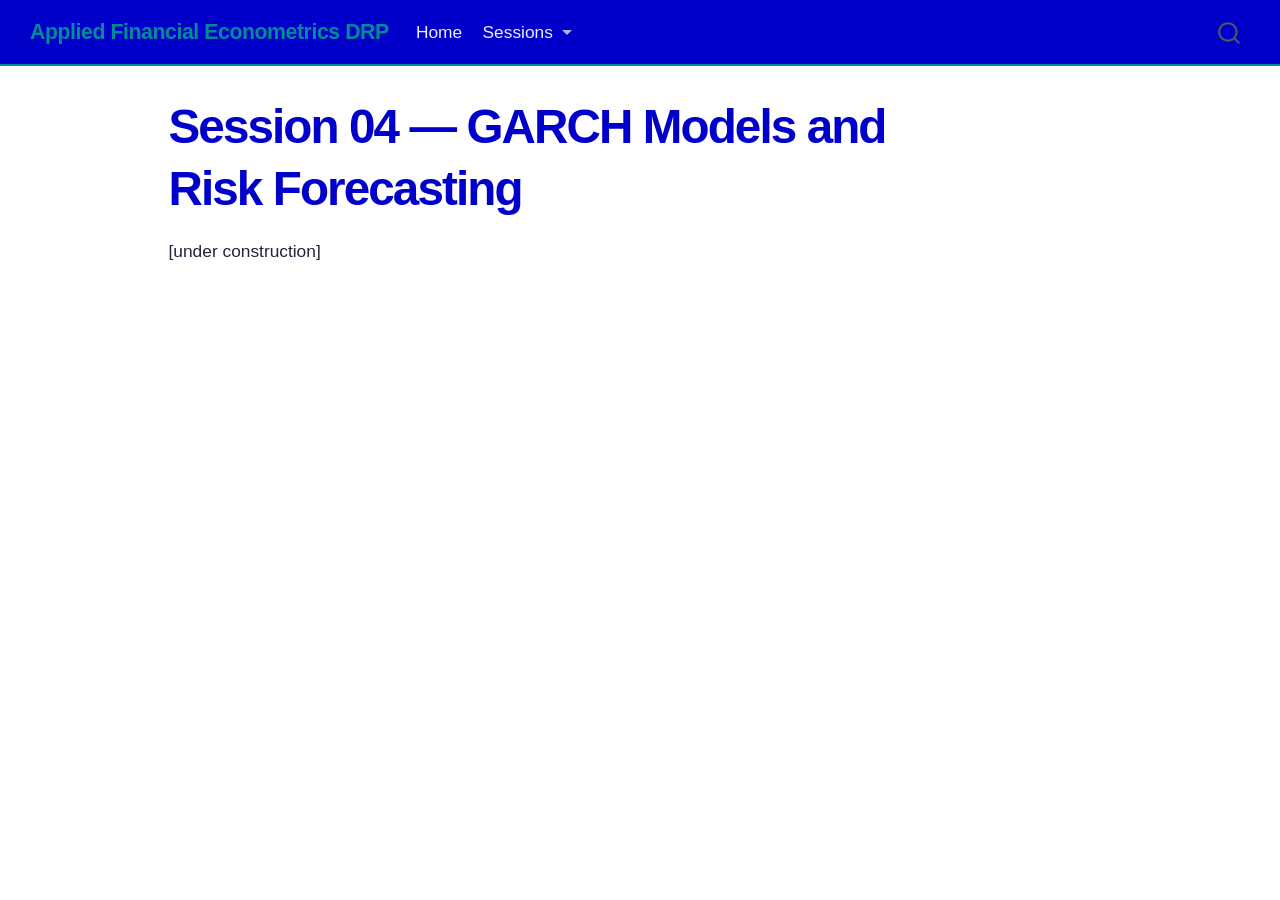
<file: docs/sessions/04-garch.html>
<!DOCTYPE html>
<html xmlns="http://www.w3.org/1999/xhtml" lang="en" xml:lang="en"><head>

<meta charset="utf-8">
<meta name="generator" content="quarto-1.8.27">

<meta name="viewport" content="width=device-width, initial-scale=1.0, user-scalable=yes">


<title>Session 04 — GARCH Models and Risk Forecasting – Applied Financial Econometrics DRP</title>
<style>
code{white-space: pre-wrap;}
span.smallcaps{font-variant: small-caps;}
div.columns{display: flex; gap: min(4vw, 1.5em);}
div.column{flex: auto; overflow-x: auto;}
div.hanging-indent{margin-left: 1.5em; text-indent: -1.5em;}
ul.task-list{list-style: none;}
ul.task-list li input[type="checkbox"] {
  width: 0.8em;
  margin: 0 0.8em 0.2em -1em; /* quarto-specific, see https://github.com/quarto-dev/quarto-cli/issues/4556 */ 
  vertical-align: middle;
}
</style>


<script src="../site_libs/quarto-nav/quarto-nav.js"></script>
<script src="../site_libs/quarto-nav/headroom.min.js"></script>
<script src="../site_libs/clipboard/clipboard.min.js"></script>
<script src="../site_libs/quarto-search/autocomplete.umd.js"></script>
<script src="../site_libs/quarto-search/fuse.min.js"></script>
<script src="../site_libs/quarto-search/quarto-search.js"></script>
<meta name="quarto:offset" content="../">
<script src="../site_libs/quarto-html/quarto.js" type="module"></script>
<script src="../site_libs/quarto-html/tabsets/tabsets.js" type="module"></script>
<script src="../site_libs/quarto-html/axe/axe-check.js" type="module"></script>
<script src="../site_libs/quarto-html/popper.min.js"></script>
<script src="../site_libs/quarto-html/tippy.umd.min.js"></script>
<script src="../site_libs/quarto-html/anchor.min.js"></script>
<link href="../site_libs/quarto-html/tippy.css" rel="stylesheet">
<link href="../site_libs/quarto-html/quarto-syntax-highlighting-ed96de9b727972fe78a7b5d16c58bf87.css" rel="stylesheet" id="quarto-text-highlighting-styles">
<script src="../site_libs/bootstrap/bootstrap.min.js"></script>
<link href="../site_libs/bootstrap/bootstrap-icons.css" rel="stylesheet">
<link href="../site_libs/bootstrap/bootstrap-e31584831b205ffbb2d98406f31c2a5b.min.css" rel="stylesheet" append-hash="true" id="quarto-bootstrap" data-mode="light">
<script id="quarto-search-options" type="application/json">{
  "location": "navbar",
  "copy-button": false,
  "collapse-after": 3,
  "panel-placement": "end",
  "type": "overlay",
  "limit": 50,
  "keyboard-shortcut": [
    "f",
    "/",
    "s"
  ],
  "show-item-context": false,
  "language": {
    "search-no-results-text": "No results",
    "search-matching-documents-text": "matching documents",
    "search-copy-link-title": "Copy link to search",
    "search-hide-matches-text": "Hide additional matches",
    "search-more-match-text": "more match in this document",
    "search-more-matches-text": "more matches in this document",
    "search-clear-button-title": "Clear",
    "search-text-placeholder": "",
    "search-detached-cancel-button-title": "Cancel",
    "search-submit-button-title": "Submit",
    "search-label": "Search"
  }
}</script>


<link rel="stylesheet" href="../styles.css">
</head>

<body class="nav-fixed quarto-light">

<div id="quarto-search-results"></div>
  <header id="quarto-header" class="headroom fixed-top">
    <nav class="navbar navbar-expand-lg " data-bs-theme="dark">
      <div class="navbar-container container-fluid">
      <div class="navbar-brand-container mx-auto">
    <a class="navbar-brand" href="../index.html">
    <span class="navbar-title">Applied Financial Econometrics DRP</span>
    </a>
  </div>
            <div id="quarto-search" class="" title="Search"></div>
          <button class="navbar-toggler" type="button" data-bs-toggle="collapse" data-bs-target="#navbarCollapse" aria-controls="navbarCollapse" role="menu" aria-expanded="false" aria-label="Toggle navigation" onclick="if (window.quartoToggleHeadroom) { window.quartoToggleHeadroom(); }">
  <span class="navbar-toggler-icon"></span>
</button>
          <div class="collapse navbar-collapse" id="navbarCollapse">
            <ul class="navbar-nav navbar-nav-scroll me-auto">
  <li class="nav-item">
    <a class="nav-link" href="../index.html"> 
<span class="menu-text">Home</span></a>
  </li>  
  <li class="nav-item dropdown ">
    <a class="nav-link dropdown-toggle" href="#" id="nav-menu-sessions" role="link" data-bs-toggle="dropdown" aria-expanded="false">
 <span class="menu-text">Sessions</span>
    </a>
    <ul class="dropdown-menu" aria-labelledby="nav-menu-sessions">    
        <li>
    <a class="dropdown-item" href="../sessions/01-stylised-facts.html">
 <span class="dropdown-text">Financial Stylised Facts</span></a>
  </li>  
        <li>
    <a class="dropdown-item" href="../sessions/02-stationarity.html">
 <span class="dropdown-text">Time Series I</span></a>
  </li>  
        <li>
    <a class="dropdown-item" href="../sessions/03-variance.html">
 <span class="dropdown-text">Time Series II</span></a>
  </li>  
        <li>
    <a class="dropdown-item" href="../sessions/03-measuring-volatility.html">
 <span class="dropdown-text">Forecasting and Benchmarking</span></a>
  </li>  
        <li>
    <a class="dropdown-item" href="../sessions/04-garch.html">
 <span class="dropdown-text">GARCH Models</span></a>
  </li>  
        <li>
    <a class="dropdown-item" href="../sessions/05-har.html">
 <span class="dropdown-text">HAR Models</span></a>
  </li>  
        <li>
    <a class="dropdown-item" href="../sessions/06-boosted-trees.html">
 <span class="dropdown-text">Machine Learning</span></a>
  </li>  
        <li>
    <a class="dropdown-item" href="../sessions/07-continuous-time.html">
 <span class="dropdown-text">Continuous-Time Models</span></a>
  </li>  
        <li>
    <a class="dropdown-item" href="../sessions/08-point-processes.html">
 <span class="dropdown-text">Point Processes</span></a>
  </li>  
        <li>
    <a class="dropdown-item" href="../sessions/09-connecting-processes.html">
 <span class="dropdown-text">Self-Exciting Markets</span></a>
  </li>  
        <li>
    <a class="dropdown-item" href="../sessions/10-research-workshop.html">
 <span class="dropdown-text">Research Workshop</span></a>
  </li>  
    </ul>
  </li>
</ul>
          </div> <!-- /navcollapse -->
            <div class="quarto-navbar-tools">
</div>
      </div> <!-- /container-fluid -->
    </nav>
</header>
<!-- content -->
<div id="quarto-content" class="quarto-container page-columns page-rows-contents page-layout-article page-navbar">
<!-- sidebar -->
<!-- margin-sidebar -->
    <div id="quarto-margin-sidebar" class="sidebar margin-sidebar zindex-bottom">
        
    </div>
<!-- main -->
<main class="content" id="quarto-document-content">

<header id="title-block-header" class="quarto-title-block default">
<div class="quarto-title">
<h1 class="title">Session 04 — GARCH Models and Risk Forecasting</h1>
</div>



<div class="quarto-title-meta">

    
  
    
  </div>
  


</header>


<p>[under construction]</p>



</main> <!-- /main -->
<script id="quarto-html-after-body" type="application/javascript">
  window.document.addEventListener("DOMContentLoaded", function (event) {
    const icon = "";
    const anchorJS = new window.AnchorJS();
    anchorJS.options = {
      placement: 'right',
      icon: icon
    };
    anchorJS.add('.anchored');
    const isCodeAnnotation = (el) => {
      for (const clz of el.classList) {
        if (clz.startsWith('code-annotation-')) {                     
          return true;
        }
      }
      return false;
    }
    const onCopySuccess = function(e) {
      // button target
      const button = e.trigger;
      // don't keep focus
      button.blur();
      // flash "checked"
      button.classList.add('code-copy-button-checked');
      var currentTitle = button.getAttribute("title");
      button.setAttribute("title", "Copied!");
      let tooltip;
      if (window.bootstrap) {
        button.setAttribute("data-bs-toggle", "tooltip");
        button.setAttribute("data-bs-placement", "left");
        button.setAttribute("data-bs-title", "Copied!");
        tooltip = new bootstrap.Tooltip(button, 
          { trigger: "manual", 
            customClass: "code-copy-button-tooltip",
            offset: [0, -8]});
        tooltip.show();    
      }
      setTimeout(function() {
        if (tooltip) {
          tooltip.hide();
          button.removeAttribute("data-bs-title");
          button.removeAttribute("data-bs-toggle");
          button.removeAttribute("data-bs-placement");
        }
        button.setAttribute("title", currentTitle);
        button.classList.remove('code-copy-button-checked');
      }, 1000);
      // clear code selection
      e.clearSelection();
    }
    const getTextToCopy = function(trigger) {
      const outerScaffold = trigger.parentElement.cloneNode(true);
      const codeEl = outerScaffold.querySelector('code');
      for (const childEl of codeEl.children) {
        if (isCodeAnnotation(childEl)) {
          childEl.remove();
        }
      }
      return codeEl.innerText;
    }
    const clipboard = new window.ClipboardJS('.code-copy-button:not([data-in-quarto-modal])', {
      text: getTextToCopy
    });
    clipboard.on('success', onCopySuccess);
    if (window.document.getElementById('quarto-embedded-source-code-modal')) {
      const clipboardModal = new window.ClipboardJS('.code-copy-button[data-in-quarto-modal]', {
        text: getTextToCopy,
        container: window.document.getElementById('quarto-embedded-source-code-modal')
      });
      clipboardModal.on('success', onCopySuccess);
    }
      var localhostRegex = new RegExp(/^(?:http|https):\/\/localhost\:?[0-9]*\//);
      var mailtoRegex = new RegExp(/^mailto:/);
        var filterRegex = new RegExp('/' + window.location.host + '/');
      var isInternal = (href) => {
          return filterRegex.test(href) || localhostRegex.test(href) || mailtoRegex.test(href);
      }
      // Inspect non-navigation links and adorn them if external
     var links = window.document.querySelectorAll('a[href]:not(.nav-link):not(.navbar-brand):not(.toc-action):not(.sidebar-link):not(.sidebar-item-toggle):not(.pagination-link):not(.no-external):not([aria-hidden]):not(.dropdown-item):not(.quarto-navigation-tool):not(.about-link)');
      for (var i=0; i<links.length; i++) {
        const link = links[i];
        if (!isInternal(link.href)) {
          // undo the damage that might have been done by quarto-nav.js in the case of
          // links that we want to consider external
          if (link.dataset.originalHref !== undefined) {
            link.href = link.dataset.originalHref;
          }
        }
      }
    function tippyHover(el, contentFn, onTriggerFn, onUntriggerFn) {
      const config = {
        allowHTML: true,
        maxWidth: 500,
        delay: 100,
        arrow: false,
        appendTo: function(el) {
            return el.parentElement;
        },
        interactive: true,
        interactiveBorder: 10,
        theme: 'quarto',
        placement: 'bottom-start',
      };
      if (contentFn) {
        config.content = contentFn;
      }
      if (onTriggerFn) {
        config.onTrigger = onTriggerFn;
      }
      if (onUntriggerFn) {
        config.onUntrigger = onUntriggerFn;
      }
      window.tippy(el, config); 
    }
    const noterefs = window.document.querySelectorAll('a[role="doc-noteref"]');
    for (var i=0; i<noterefs.length; i++) {
      const ref = noterefs[i];
      tippyHover(ref, function() {
        // use id or data attribute instead here
        let href = ref.getAttribute('data-footnote-href') || ref.getAttribute('href');
        try { href = new URL(href).hash; } catch {}
        const id = href.replace(/^#\/?/, "");
        const note = window.document.getElementById(id);
        if (note) {
          return note.innerHTML;
        } else {
          return "";
        }
      });
    }
        let selectedAnnoteEl;
        const selectorForAnnotation = ( cell, annotation) => {
          let cellAttr = 'data-code-cell="' + cell + '"';
          let lineAttr = 'data-code-annotation="' +  annotation + '"';
          const selector = 'span[' + cellAttr + '][' + lineAttr + ']';
          return selector;
        }
        const selectCodeLines = (annoteEl) => {
          const doc = window.document;
          const targetCell = annoteEl.getAttribute("data-target-cell");
          const targetAnnotation = annoteEl.getAttribute("data-target-annotation");
          const annoteSpan = window.document.querySelector(selectorForAnnotation(targetCell, targetAnnotation));
          const lines = annoteSpan.getAttribute("data-code-lines").split(",");
          const lineIds = lines.map((line) => {
            return targetCell + "-" + line;
          })
          let top = null;
          let height = null;
          let parent = null;
          if (lineIds.length > 0) {
              //compute the position of the single el (top and bottom and make a div)
              const el = window.document.getElementById(lineIds[0]);
              top = el.offsetTop;
              height = el.offsetHeight;
              parent = el.parentElement.parentElement;
            if (lineIds.length > 1) {
              const lastEl = window.document.getElementById(lineIds[lineIds.length - 1]);
              const bottom = lastEl.offsetTop + lastEl.offsetHeight;
              height = bottom - top;
            }
            if (top !== null && height !== null && parent !== null) {
              // cook up a div (if necessary) and position it 
              let div = window.document.getElementById("code-annotation-line-highlight");
              if (div === null) {
                div = window.document.createElement("div");
                div.setAttribute("id", "code-annotation-line-highlight");
                div.style.position = 'absolute';
                parent.appendChild(div);
              }
              div.style.top = top - 2 + "px";
              div.style.height = height + 4 + "px";
              div.style.left = 0;
              let gutterDiv = window.document.getElementById("code-annotation-line-highlight-gutter");
              if (gutterDiv === null) {
                gutterDiv = window.document.createElement("div");
                gutterDiv.setAttribute("id", "code-annotation-line-highlight-gutter");
                gutterDiv.style.position = 'absolute';
                const codeCell = window.document.getElementById(targetCell);
                const gutter = codeCell.querySelector('.code-annotation-gutter');
                gutter.appendChild(gutterDiv);
              }
              gutterDiv.style.top = top - 2 + "px";
              gutterDiv.style.height = height + 4 + "px";
            }
            selectedAnnoteEl = annoteEl;
          }
        };
        const unselectCodeLines = () => {
          const elementsIds = ["code-annotation-line-highlight", "code-annotation-line-highlight-gutter"];
          elementsIds.forEach((elId) => {
            const div = window.document.getElementById(elId);
            if (div) {
              div.remove();
            }
          });
          selectedAnnoteEl = undefined;
        };
          // Handle positioning of the toggle
      window.addEventListener(
        "resize",
        throttle(() => {
          elRect = undefined;
          if (selectedAnnoteEl) {
            selectCodeLines(selectedAnnoteEl);
          }
        }, 10)
      );
      function throttle(fn, ms) {
      let throttle = false;
      let timer;
        return (...args) => {
          if(!throttle) { // first call gets through
              fn.apply(this, args);
              throttle = true;
          } else { // all the others get throttled
              if(timer) clearTimeout(timer); // cancel #2
              timer = setTimeout(() => {
                fn.apply(this, args);
                timer = throttle = false;
              }, ms);
          }
        };
      }
        // Attach click handler to the DT
        const annoteDls = window.document.querySelectorAll('dt[data-target-cell]');
        for (const annoteDlNode of annoteDls) {
          annoteDlNode.addEventListener('click', (event) => {
            const clickedEl = event.target;
            if (clickedEl !== selectedAnnoteEl) {
              unselectCodeLines();
              const activeEl = window.document.querySelector('dt[data-target-cell].code-annotation-active');
              if (activeEl) {
                activeEl.classList.remove('code-annotation-active');
              }
              selectCodeLines(clickedEl);
              clickedEl.classList.add('code-annotation-active');
            } else {
              // Unselect the line
              unselectCodeLines();
              clickedEl.classList.remove('code-annotation-active');
            }
          });
        }
    const findCites = (el) => {
      const parentEl = el.parentElement;
      if (parentEl) {
        const cites = parentEl.dataset.cites;
        if (cites) {
          return {
            el,
            cites: cites.split(' ')
          };
        } else {
          return findCites(el.parentElement)
        }
      } else {
        return undefined;
      }
    };
    var bibliorefs = window.document.querySelectorAll('a[role="doc-biblioref"]');
    for (var i=0; i<bibliorefs.length; i++) {
      const ref = bibliorefs[i];
      const citeInfo = findCites(ref);
      if (citeInfo) {
        tippyHover(citeInfo.el, function() {
          var popup = window.document.createElement('div');
          citeInfo.cites.forEach(function(cite) {
            var citeDiv = window.document.createElement('div');
            citeDiv.classList.add('hanging-indent');
            citeDiv.classList.add('csl-entry');
            var biblioDiv = window.document.getElementById('ref-' + cite);
            if (biblioDiv) {
              citeDiv.innerHTML = biblioDiv.innerHTML;
            }
            popup.appendChild(citeDiv);
          });
          return popup.innerHTML;
        });
      }
    }
  });
  </script>
</div> <!-- /content -->




</body></html>
</file>
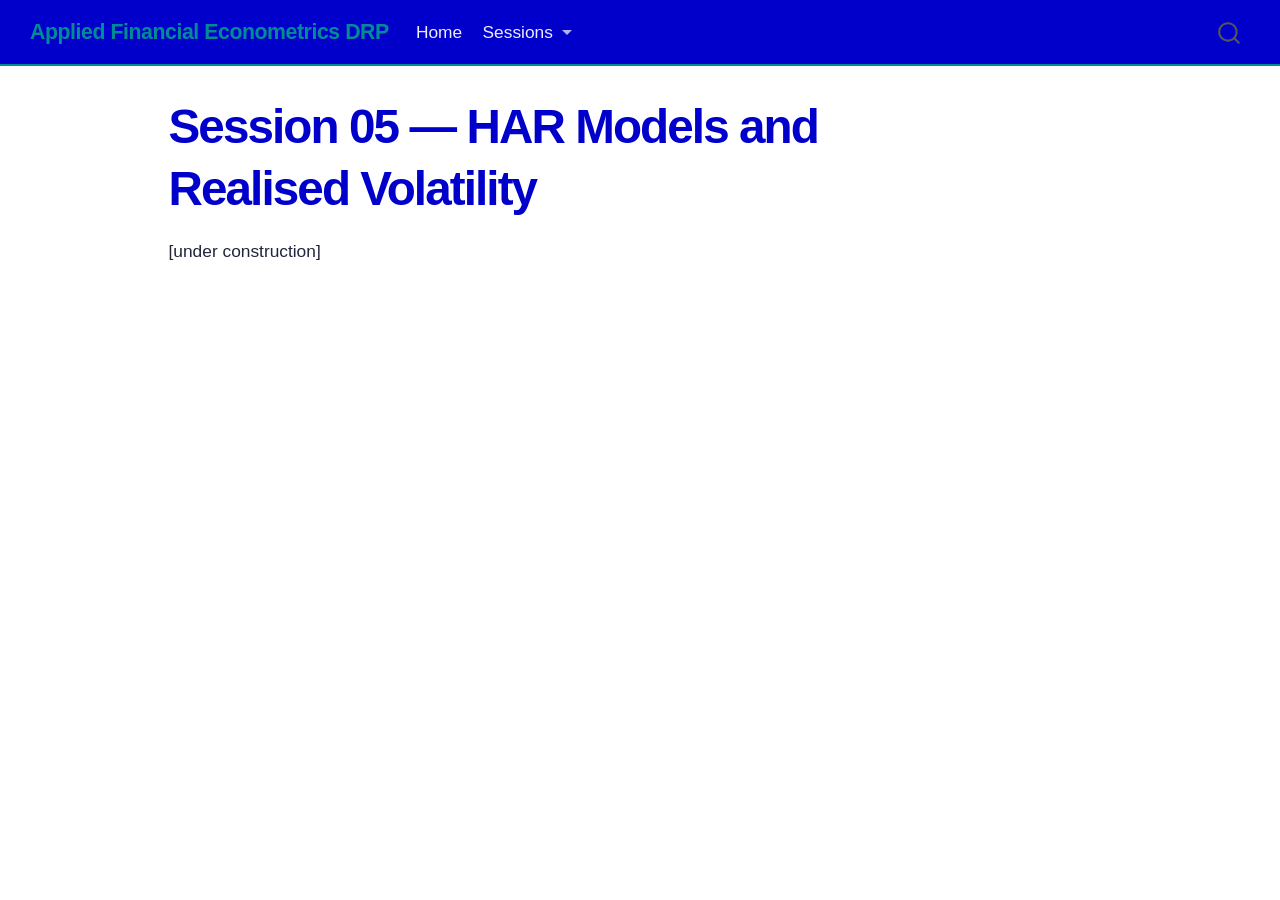
<file: docs/sessions/05-har.html>
<!DOCTYPE html>
<html xmlns="http://www.w3.org/1999/xhtml" lang="en" xml:lang="en"><head>

<meta charset="utf-8">
<meta name="generator" content="quarto-1.8.27">

<meta name="viewport" content="width=device-width, initial-scale=1.0, user-scalable=yes">


<title>Session 05 — HAR Models and Realised Volatility – Applied Financial Econometrics DRP</title>
<style>
code{white-space: pre-wrap;}
span.smallcaps{font-variant: small-caps;}
div.columns{display: flex; gap: min(4vw, 1.5em);}
div.column{flex: auto; overflow-x: auto;}
div.hanging-indent{margin-left: 1.5em; text-indent: -1.5em;}
ul.task-list{list-style: none;}
ul.task-list li input[type="checkbox"] {
  width: 0.8em;
  margin: 0 0.8em 0.2em -1em; /* quarto-specific, see https://github.com/quarto-dev/quarto-cli/issues/4556 */ 
  vertical-align: middle;
}
</style>


<script src="../site_libs/quarto-nav/quarto-nav.js"></script>
<script src="../site_libs/quarto-nav/headroom.min.js"></script>
<script src="../site_libs/clipboard/clipboard.min.js"></script>
<script src="../site_libs/quarto-search/autocomplete.umd.js"></script>
<script src="../site_libs/quarto-search/fuse.min.js"></script>
<script src="../site_libs/quarto-search/quarto-search.js"></script>
<meta name="quarto:offset" content="../">
<script src="../site_libs/quarto-html/quarto.js" type="module"></script>
<script src="../site_libs/quarto-html/tabsets/tabsets.js" type="module"></script>
<script src="../site_libs/quarto-html/axe/axe-check.js" type="module"></script>
<script src="../site_libs/quarto-html/popper.min.js"></script>
<script src="../site_libs/quarto-html/tippy.umd.min.js"></script>
<script src="../site_libs/quarto-html/anchor.min.js"></script>
<link href="../site_libs/quarto-html/tippy.css" rel="stylesheet">
<link href="../site_libs/quarto-html/quarto-syntax-highlighting-ed96de9b727972fe78a7b5d16c58bf87.css" rel="stylesheet" id="quarto-text-highlighting-styles">
<script src="../site_libs/bootstrap/bootstrap.min.js"></script>
<link href="../site_libs/bootstrap/bootstrap-icons.css" rel="stylesheet">
<link href="../site_libs/bootstrap/bootstrap-e31584831b205ffbb2d98406f31c2a5b.min.css" rel="stylesheet" append-hash="true" id="quarto-bootstrap" data-mode="light">
<script id="quarto-search-options" type="application/json">{
  "location": "navbar",
  "copy-button": false,
  "collapse-after": 3,
  "panel-placement": "end",
  "type": "overlay",
  "limit": 50,
  "keyboard-shortcut": [
    "f",
    "/",
    "s"
  ],
  "show-item-context": false,
  "language": {
    "search-no-results-text": "No results",
    "search-matching-documents-text": "matching documents",
    "search-copy-link-title": "Copy link to search",
    "search-hide-matches-text": "Hide additional matches",
    "search-more-match-text": "more match in this document",
    "search-more-matches-text": "more matches in this document",
    "search-clear-button-title": "Clear",
    "search-text-placeholder": "",
    "search-detached-cancel-button-title": "Cancel",
    "search-submit-button-title": "Submit",
    "search-label": "Search"
  }
}</script>


<link rel="stylesheet" href="../styles.css">
</head>

<body class="nav-fixed quarto-light">

<div id="quarto-search-results"></div>
  <header id="quarto-header" class="headroom fixed-top">
    <nav class="navbar navbar-expand-lg " data-bs-theme="dark">
      <div class="navbar-container container-fluid">
      <div class="navbar-brand-container mx-auto">
    <a class="navbar-brand" href="../index.html">
    <span class="navbar-title">Applied Financial Econometrics DRP</span>
    </a>
  </div>
            <div id="quarto-search" class="" title="Search"></div>
          <button class="navbar-toggler" type="button" data-bs-toggle="collapse" data-bs-target="#navbarCollapse" aria-controls="navbarCollapse" role="menu" aria-expanded="false" aria-label="Toggle navigation" onclick="if (window.quartoToggleHeadroom) { window.quartoToggleHeadroom(); }">
  <span class="navbar-toggler-icon"></span>
</button>
          <div class="collapse navbar-collapse" id="navbarCollapse">
            <ul class="navbar-nav navbar-nav-scroll me-auto">
  <li class="nav-item">
    <a class="nav-link" href="../index.html"> 
<span class="menu-text">Home</span></a>
  </li>  
  <li class="nav-item dropdown ">
    <a class="nav-link dropdown-toggle" href="#" id="nav-menu-sessions" role="link" data-bs-toggle="dropdown" aria-expanded="false">
 <span class="menu-text">Sessions</span>
    </a>
    <ul class="dropdown-menu" aria-labelledby="nav-menu-sessions">    
        <li>
    <a class="dropdown-item" href="../sessions/01-stylised-facts.html">
 <span class="dropdown-text">Financial Stylised Facts</span></a>
  </li>  
        <li>
    <a class="dropdown-item" href="../sessions/02-stationarity.html">
 <span class="dropdown-text">Time Series I</span></a>
  </li>  
        <li>
    <a class="dropdown-item" href="../sessions/03-variance.html">
 <span class="dropdown-text">Time Series II</span></a>
  </li>  
        <li>
    <a class="dropdown-item" href="../sessions/03-measuring-volatility.html">
 <span class="dropdown-text">Forecasting and Benchmarking</span></a>
  </li>  
        <li>
    <a class="dropdown-item" href="../sessions/04-garch.html">
 <span class="dropdown-text">GARCH Models</span></a>
  </li>  
        <li>
    <a class="dropdown-item" href="../sessions/05-har.html">
 <span class="dropdown-text">HAR Models</span></a>
  </li>  
        <li>
    <a class="dropdown-item" href="../sessions/06-boosted-trees.html">
 <span class="dropdown-text">Machine Learning</span></a>
  </li>  
        <li>
    <a class="dropdown-item" href="../sessions/07-continuous-time.html">
 <span class="dropdown-text">Continuous-Time Models</span></a>
  </li>  
        <li>
    <a class="dropdown-item" href="../sessions/08-point-processes.html">
 <span class="dropdown-text">Point Processes</span></a>
  </li>  
        <li>
    <a class="dropdown-item" href="../sessions/09-connecting-processes.html">
 <span class="dropdown-text">Self-Exciting Markets</span></a>
  </li>  
        <li>
    <a class="dropdown-item" href="../sessions/10-research-workshop.html">
 <span class="dropdown-text">Research Workshop</span></a>
  </li>  
    </ul>
  </li>
</ul>
          </div> <!-- /navcollapse -->
            <div class="quarto-navbar-tools">
</div>
      </div> <!-- /container-fluid -->
    </nav>
</header>
<!-- content -->
<div id="quarto-content" class="quarto-container page-columns page-rows-contents page-layout-article page-navbar">
<!-- sidebar -->
<!-- margin-sidebar -->
    <div id="quarto-margin-sidebar" class="sidebar margin-sidebar zindex-bottom">
        
    </div>
<!-- main -->
<main class="content" id="quarto-document-content">

<header id="title-block-header" class="quarto-title-block default">
<div class="quarto-title">
<h1 class="title">Session 05 — HAR Models and Realised Volatility</h1>
</div>



<div class="quarto-title-meta">

    
  
    
  </div>
  


</header>


<p>[under construction]</p>



</main> <!-- /main -->
<script id="quarto-html-after-body" type="application/javascript">
  window.document.addEventListener("DOMContentLoaded", function (event) {
    const icon = "";
    const anchorJS = new window.AnchorJS();
    anchorJS.options = {
      placement: 'right',
      icon: icon
    };
    anchorJS.add('.anchored');
    const isCodeAnnotation = (el) => {
      for (const clz of el.classList) {
        if (clz.startsWith('code-annotation-')) {                     
          return true;
        }
      }
      return false;
    }
    const onCopySuccess = function(e) {
      // button target
      const button = e.trigger;
      // don't keep focus
      button.blur();
      // flash "checked"
      button.classList.add('code-copy-button-checked');
      var currentTitle = button.getAttribute("title");
      button.setAttribute("title", "Copied!");
      let tooltip;
      if (window.bootstrap) {
        button.setAttribute("data-bs-toggle", "tooltip");
        button.setAttribute("data-bs-placement", "left");
        button.setAttribute("data-bs-title", "Copied!");
        tooltip = new bootstrap.Tooltip(button, 
          { trigger: "manual", 
            customClass: "code-copy-button-tooltip",
            offset: [0, -8]});
        tooltip.show();    
      }
      setTimeout(function() {
        if (tooltip) {
          tooltip.hide();
          button.removeAttribute("data-bs-title");
          button.removeAttribute("data-bs-toggle");
          button.removeAttribute("data-bs-placement");
        }
        button.setAttribute("title", currentTitle);
        button.classList.remove('code-copy-button-checked');
      }, 1000);
      // clear code selection
      e.clearSelection();
    }
    const getTextToCopy = function(trigger) {
      const outerScaffold = trigger.parentElement.cloneNode(true);
      const codeEl = outerScaffold.querySelector('code');
      for (const childEl of codeEl.children) {
        if (isCodeAnnotation(childEl)) {
          childEl.remove();
        }
      }
      return codeEl.innerText;
    }
    const clipboard = new window.ClipboardJS('.code-copy-button:not([data-in-quarto-modal])', {
      text: getTextToCopy
    });
    clipboard.on('success', onCopySuccess);
    if (window.document.getElementById('quarto-embedded-source-code-modal')) {
      const clipboardModal = new window.ClipboardJS('.code-copy-button[data-in-quarto-modal]', {
        text: getTextToCopy,
        container: window.document.getElementById('quarto-embedded-source-code-modal')
      });
      clipboardModal.on('success', onCopySuccess);
    }
      var localhostRegex = new RegExp(/^(?:http|https):\/\/localhost\:?[0-9]*\//);
      var mailtoRegex = new RegExp(/^mailto:/);
        var filterRegex = new RegExp('/' + window.location.host + '/');
      var isInternal = (href) => {
          return filterRegex.test(href) || localhostRegex.test(href) || mailtoRegex.test(href);
      }
      // Inspect non-navigation links and adorn them if external
     var links = window.document.querySelectorAll('a[href]:not(.nav-link):not(.navbar-brand):not(.toc-action):not(.sidebar-link):not(.sidebar-item-toggle):not(.pagination-link):not(.no-external):not([aria-hidden]):not(.dropdown-item):not(.quarto-navigation-tool):not(.about-link)');
      for (var i=0; i<links.length; i++) {
        const link = links[i];
        if (!isInternal(link.href)) {
          // undo the damage that might have been done by quarto-nav.js in the case of
          // links that we want to consider external
          if (link.dataset.originalHref !== undefined) {
            link.href = link.dataset.originalHref;
          }
        }
      }
    function tippyHover(el, contentFn, onTriggerFn, onUntriggerFn) {
      const config = {
        allowHTML: true,
        maxWidth: 500,
        delay: 100,
        arrow: false,
        appendTo: function(el) {
            return el.parentElement;
        },
        interactive: true,
        interactiveBorder: 10,
        theme: 'quarto',
        placement: 'bottom-start',
      };
      if (contentFn) {
        config.content = contentFn;
      }
      if (onTriggerFn) {
        config.onTrigger = onTriggerFn;
      }
      if (onUntriggerFn) {
        config.onUntrigger = onUntriggerFn;
      }
      window.tippy(el, config); 
    }
    const noterefs = window.document.querySelectorAll('a[role="doc-noteref"]');
    for (var i=0; i<noterefs.length; i++) {
      const ref = noterefs[i];
      tippyHover(ref, function() {
        // use id or data attribute instead here
        let href = ref.getAttribute('data-footnote-href') || ref.getAttribute('href');
        try { href = new URL(href).hash; } catch {}
        const id = href.replace(/^#\/?/, "");
        const note = window.document.getElementById(id);
        if (note) {
          return note.innerHTML;
        } else {
          return "";
        }
      });
    }
        let selectedAnnoteEl;
        const selectorForAnnotation = ( cell, annotation) => {
          let cellAttr = 'data-code-cell="' + cell + '"';
          let lineAttr = 'data-code-annotation="' +  annotation + '"';
          const selector = 'span[' + cellAttr + '][' + lineAttr + ']';
          return selector;
        }
        const selectCodeLines = (annoteEl) => {
          const doc = window.document;
          const targetCell = annoteEl.getAttribute("data-target-cell");
          const targetAnnotation = annoteEl.getAttribute("data-target-annotation");
          const annoteSpan = window.document.querySelector(selectorForAnnotation(targetCell, targetAnnotation));
          const lines = annoteSpan.getAttribute("data-code-lines").split(",");
          const lineIds = lines.map((line) => {
            return targetCell + "-" + line;
          })
          let top = null;
          let height = null;
          let parent = null;
          if (lineIds.length > 0) {
              //compute the position of the single el (top and bottom and make a div)
              const el = window.document.getElementById(lineIds[0]);
              top = el.offsetTop;
              height = el.offsetHeight;
              parent = el.parentElement.parentElement;
            if (lineIds.length > 1) {
              const lastEl = window.document.getElementById(lineIds[lineIds.length - 1]);
              const bottom = lastEl.offsetTop + lastEl.offsetHeight;
              height = bottom - top;
            }
            if (top !== null && height !== null && parent !== null) {
              // cook up a div (if necessary) and position it 
              let div = window.document.getElementById("code-annotation-line-highlight");
              if (div === null) {
                div = window.document.createElement("div");
                div.setAttribute("id", "code-annotation-line-highlight");
                div.style.position = 'absolute';
                parent.appendChild(div);
              }
              div.style.top = top - 2 + "px";
              div.style.height = height + 4 + "px";
              div.style.left = 0;
              let gutterDiv = window.document.getElementById("code-annotation-line-highlight-gutter");
              if (gutterDiv === null) {
                gutterDiv = window.document.createElement("div");
                gutterDiv.setAttribute("id", "code-annotation-line-highlight-gutter");
                gutterDiv.style.position = 'absolute';
                const codeCell = window.document.getElementById(targetCell);
                const gutter = codeCell.querySelector('.code-annotation-gutter');
                gutter.appendChild(gutterDiv);
              }
              gutterDiv.style.top = top - 2 + "px";
              gutterDiv.style.height = height + 4 + "px";
            }
            selectedAnnoteEl = annoteEl;
          }
        };
        const unselectCodeLines = () => {
          const elementsIds = ["code-annotation-line-highlight", "code-annotation-line-highlight-gutter"];
          elementsIds.forEach((elId) => {
            const div = window.document.getElementById(elId);
            if (div) {
              div.remove();
            }
          });
          selectedAnnoteEl = undefined;
        };
          // Handle positioning of the toggle
      window.addEventListener(
        "resize",
        throttle(() => {
          elRect = undefined;
          if (selectedAnnoteEl) {
            selectCodeLines(selectedAnnoteEl);
          }
        }, 10)
      );
      function throttle(fn, ms) {
      let throttle = false;
      let timer;
        return (...args) => {
          if(!throttle) { // first call gets through
              fn.apply(this, args);
              throttle = true;
          } else { // all the others get throttled
              if(timer) clearTimeout(timer); // cancel #2
              timer = setTimeout(() => {
                fn.apply(this, args);
                timer = throttle = false;
              }, ms);
          }
        };
      }
        // Attach click handler to the DT
        const annoteDls = window.document.querySelectorAll('dt[data-target-cell]');
        for (const annoteDlNode of annoteDls) {
          annoteDlNode.addEventListener('click', (event) => {
            const clickedEl = event.target;
            if (clickedEl !== selectedAnnoteEl) {
              unselectCodeLines();
              const activeEl = window.document.querySelector('dt[data-target-cell].code-annotation-active');
              if (activeEl) {
                activeEl.classList.remove('code-annotation-active');
              }
              selectCodeLines(clickedEl);
              clickedEl.classList.add('code-annotation-active');
            } else {
              // Unselect the line
              unselectCodeLines();
              clickedEl.classList.remove('code-annotation-active');
            }
          });
        }
    const findCites = (el) => {
      const parentEl = el.parentElement;
      if (parentEl) {
        const cites = parentEl.dataset.cites;
        if (cites) {
          return {
            el,
            cites: cites.split(' ')
          };
        } else {
          return findCites(el.parentElement)
        }
      } else {
        return undefined;
      }
    };
    var bibliorefs = window.document.querySelectorAll('a[role="doc-biblioref"]');
    for (var i=0; i<bibliorefs.length; i++) {
      const ref = bibliorefs[i];
      const citeInfo = findCites(ref);
      if (citeInfo) {
        tippyHover(citeInfo.el, function() {
          var popup = window.document.createElement('div');
          citeInfo.cites.forEach(function(cite) {
            var citeDiv = window.document.createElement('div');
            citeDiv.classList.add('hanging-indent');
            citeDiv.classList.add('csl-entry');
            var biblioDiv = window.document.getElementById('ref-' + cite);
            if (biblioDiv) {
              citeDiv.innerHTML = biblioDiv.innerHTML;
            }
            popup.appendChild(citeDiv);
          });
          return popup.innerHTML;
        });
      }
    }
  });
  </script>
</div> <!-- /content -->




</body></html>
</file>
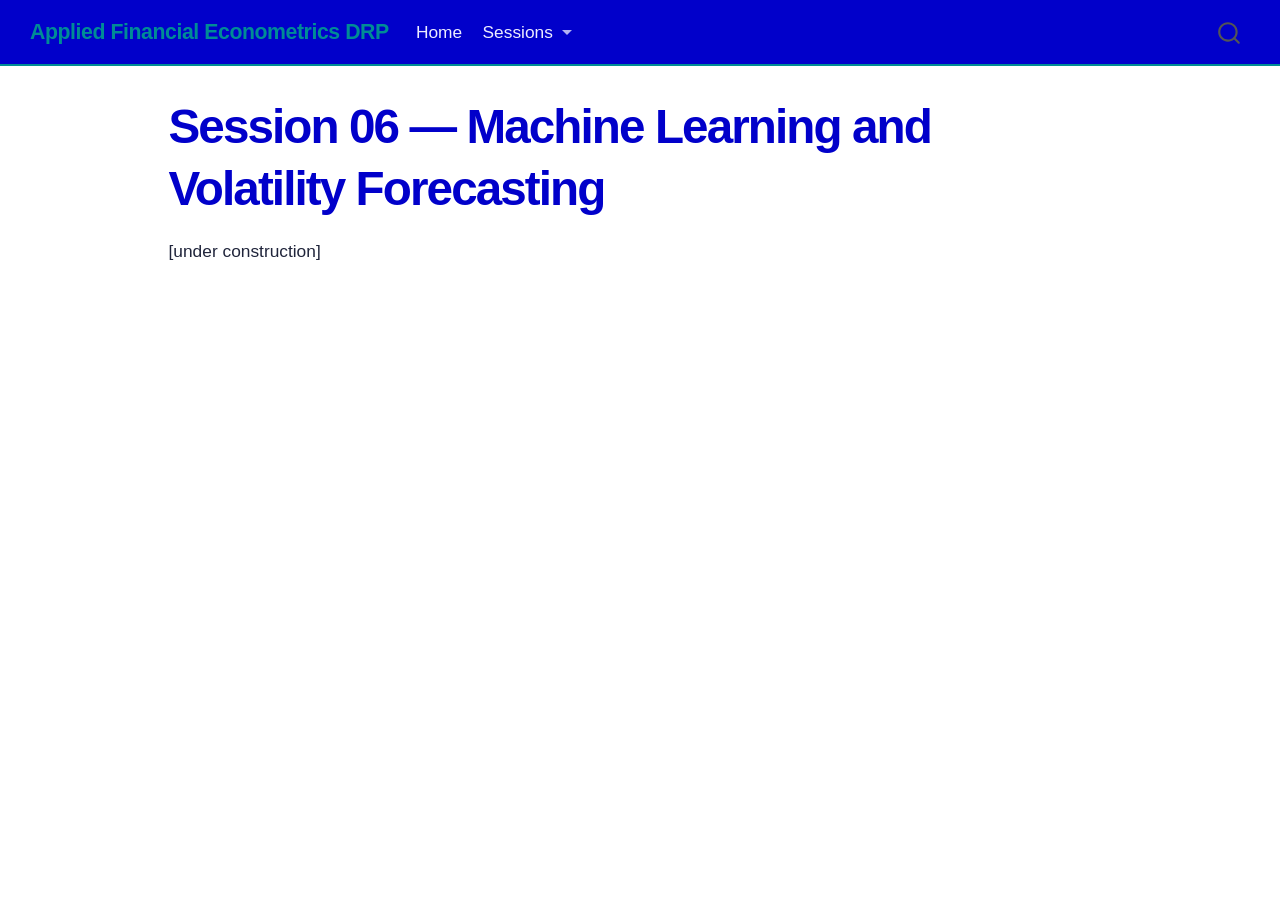
<file: docs/sessions/06-boosted-trees.html>
<!DOCTYPE html>
<html xmlns="http://www.w3.org/1999/xhtml" lang="en" xml:lang="en"><head>

<meta charset="utf-8">
<meta name="generator" content="quarto-1.8.27">

<meta name="viewport" content="width=device-width, initial-scale=1.0, user-scalable=yes">


<title>Session 06 — Machine Learning and Volatility Forecasting – Applied Financial Econometrics DRP</title>
<style>
code{white-space: pre-wrap;}
span.smallcaps{font-variant: small-caps;}
div.columns{display: flex; gap: min(4vw, 1.5em);}
div.column{flex: auto; overflow-x: auto;}
div.hanging-indent{margin-left: 1.5em; text-indent: -1.5em;}
ul.task-list{list-style: none;}
ul.task-list li input[type="checkbox"] {
  width: 0.8em;
  margin: 0 0.8em 0.2em -1em; /* quarto-specific, see https://github.com/quarto-dev/quarto-cli/issues/4556 */ 
  vertical-align: middle;
}
</style>


<script src="../site_libs/quarto-nav/quarto-nav.js"></script>
<script src="../site_libs/quarto-nav/headroom.min.js"></script>
<script src="../site_libs/clipboard/clipboard.min.js"></script>
<script src="../site_libs/quarto-search/autocomplete.umd.js"></script>
<script src="../site_libs/quarto-search/fuse.min.js"></script>
<script src="../site_libs/quarto-search/quarto-search.js"></script>
<meta name="quarto:offset" content="../">
<script src="../site_libs/quarto-html/quarto.js" type="module"></script>
<script src="../site_libs/quarto-html/tabsets/tabsets.js" type="module"></script>
<script src="../site_libs/quarto-html/axe/axe-check.js" type="module"></script>
<script src="../site_libs/quarto-html/popper.min.js"></script>
<script src="../site_libs/quarto-html/tippy.umd.min.js"></script>
<script src="../site_libs/quarto-html/anchor.min.js"></script>
<link href="../site_libs/quarto-html/tippy.css" rel="stylesheet">
<link href="../site_libs/quarto-html/quarto-syntax-highlighting-ed96de9b727972fe78a7b5d16c58bf87.css" rel="stylesheet" id="quarto-text-highlighting-styles">
<script src="../site_libs/bootstrap/bootstrap.min.js"></script>
<link href="../site_libs/bootstrap/bootstrap-icons.css" rel="stylesheet">
<link href="../site_libs/bootstrap/bootstrap-e31584831b205ffbb2d98406f31c2a5b.min.css" rel="stylesheet" append-hash="true" id="quarto-bootstrap" data-mode="light">
<script id="quarto-search-options" type="application/json">{
  "location": "navbar",
  "copy-button": false,
  "collapse-after": 3,
  "panel-placement": "end",
  "type": "overlay",
  "limit": 50,
  "keyboard-shortcut": [
    "f",
    "/",
    "s"
  ],
  "show-item-context": false,
  "language": {
    "search-no-results-text": "No results",
    "search-matching-documents-text": "matching documents",
    "search-copy-link-title": "Copy link to search",
    "search-hide-matches-text": "Hide additional matches",
    "search-more-match-text": "more match in this document",
    "search-more-matches-text": "more matches in this document",
    "search-clear-button-title": "Clear",
    "search-text-placeholder": "",
    "search-detached-cancel-button-title": "Cancel",
    "search-submit-button-title": "Submit",
    "search-label": "Search"
  }
}</script>


<link rel="stylesheet" href="../styles.css">
</head>

<body class="nav-fixed quarto-light">

<div id="quarto-search-results"></div>
  <header id="quarto-header" class="headroom fixed-top">
    <nav class="navbar navbar-expand-lg " data-bs-theme="dark">
      <div class="navbar-container container-fluid">
      <div class="navbar-brand-container mx-auto">
    <a class="navbar-brand" href="../index.html">
    <span class="navbar-title">Applied Financial Econometrics DRP</span>
    </a>
  </div>
            <div id="quarto-search" class="" title="Search"></div>
          <button class="navbar-toggler" type="button" data-bs-toggle="collapse" data-bs-target="#navbarCollapse" aria-controls="navbarCollapse" role="menu" aria-expanded="false" aria-label="Toggle navigation" onclick="if (window.quartoToggleHeadroom) { window.quartoToggleHeadroom(); }">
  <span class="navbar-toggler-icon"></span>
</button>
          <div class="collapse navbar-collapse" id="navbarCollapse">
            <ul class="navbar-nav navbar-nav-scroll me-auto">
  <li class="nav-item">
    <a class="nav-link" href="../index.html"> 
<span class="menu-text">Home</span></a>
  </li>  
  <li class="nav-item dropdown ">
    <a class="nav-link dropdown-toggle" href="#" id="nav-menu-sessions" role="link" data-bs-toggle="dropdown" aria-expanded="false">
 <span class="menu-text">Sessions</span>
    </a>
    <ul class="dropdown-menu" aria-labelledby="nav-menu-sessions">    
        <li>
    <a class="dropdown-item" href="../sessions/01-stylised-facts.html">
 <span class="dropdown-text">Financial Stylised Facts</span></a>
  </li>  
        <li>
    <a class="dropdown-item" href="../sessions/02-stationarity.html">
 <span class="dropdown-text">Time Series I</span></a>
  </li>  
        <li>
    <a class="dropdown-item" href="../sessions/03-variance.html">
 <span class="dropdown-text">Time Series II</span></a>
  </li>  
        <li>
    <a class="dropdown-item" href="../sessions/03-measuring-volatility.html">
 <span class="dropdown-text">Forecasting and Benchmarking</span></a>
  </li>  
        <li>
    <a class="dropdown-item" href="../sessions/04-garch.html">
 <span class="dropdown-text">GARCH Models</span></a>
  </li>  
        <li>
    <a class="dropdown-item" href="../sessions/05-har.html">
 <span class="dropdown-text">HAR Models</span></a>
  </li>  
        <li>
    <a class="dropdown-item" href="../sessions/06-boosted-trees.html">
 <span class="dropdown-text">Machine Learning</span></a>
  </li>  
        <li>
    <a class="dropdown-item" href="../sessions/07-continuous-time.html">
 <span class="dropdown-text">Continuous-Time Models</span></a>
  </li>  
        <li>
    <a class="dropdown-item" href="../sessions/08-point-processes.html">
 <span class="dropdown-text">Point Processes</span></a>
  </li>  
        <li>
    <a class="dropdown-item" href="../sessions/09-connecting-processes.html">
 <span class="dropdown-text">Self-Exciting Markets</span></a>
  </li>  
        <li>
    <a class="dropdown-item" href="../sessions/10-research-workshop.html">
 <span class="dropdown-text">Research Workshop</span></a>
  </li>  
    </ul>
  </li>
</ul>
          </div> <!-- /navcollapse -->
            <div class="quarto-navbar-tools">
</div>
      </div> <!-- /container-fluid -->
    </nav>
</header>
<!-- content -->
<div id="quarto-content" class="quarto-container page-columns page-rows-contents page-layout-article page-navbar">
<!-- sidebar -->
<!-- margin-sidebar -->
    <div id="quarto-margin-sidebar" class="sidebar margin-sidebar zindex-bottom">
        
    </div>
<!-- main -->
<main class="content" id="quarto-document-content">

<header id="title-block-header" class="quarto-title-block default">
<div class="quarto-title">
<h1 class="title">Session 06 — Machine Learning and Volatility Forecasting</h1>
</div>



<div class="quarto-title-meta">

    
  
    
  </div>
  


</header>


<p>[under construction]</p>



</main> <!-- /main -->
<script id="quarto-html-after-body" type="application/javascript">
  window.document.addEventListener("DOMContentLoaded", function (event) {
    const icon = "";
    const anchorJS = new window.AnchorJS();
    anchorJS.options = {
      placement: 'right',
      icon: icon
    };
    anchorJS.add('.anchored');
    const isCodeAnnotation = (el) => {
      for (const clz of el.classList) {
        if (clz.startsWith('code-annotation-')) {                     
          return true;
        }
      }
      return false;
    }
    const onCopySuccess = function(e) {
      // button target
      const button = e.trigger;
      // don't keep focus
      button.blur();
      // flash "checked"
      button.classList.add('code-copy-button-checked');
      var currentTitle = button.getAttribute("title");
      button.setAttribute("title", "Copied!");
      let tooltip;
      if (window.bootstrap) {
        button.setAttribute("data-bs-toggle", "tooltip");
        button.setAttribute("data-bs-placement", "left");
        button.setAttribute("data-bs-title", "Copied!");
        tooltip = new bootstrap.Tooltip(button, 
          { trigger: "manual", 
            customClass: "code-copy-button-tooltip",
            offset: [0, -8]});
        tooltip.show();    
      }
      setTimeout(function() {
        if (tooltip) {
          tooltip.hide();
          button.removeAttribute("data-bs-title");
          button.removeAttribute("data-bs-toggle");
          button.removeAttribute("data-bs-placement");
        }
        button.setAttribute("title", currentTitle);
        button.classList.remove('code-copy-button-checked');
      }, 1000);
      // clear code selection
      e.clearSelection();
    }
    const getTextToCopy = function(trigger) {
      const outerScaffold = trigger.parentElement.cloneNode(true);
      const codeEl = outerScaffold.querySelector('code');
      for (const childEl of codeEl.children) {
        if (isCodeAnnotation(childEl)) {
          childEl.remove();
        }
      }
      return codeEl.innerText;
    }
    const clipboard = new window.ClipboardJS('.code-copy-button:not([data-in-quarto-modal])', {
      text: getTextToCopy
    });
    clipboard.on('success', onCopySuccess);
    if (window.document.getElementById('quarto-embedded-source-code-modal')) {
      const clipboardModal = new window.ClipboardJS('.code-copy-button[data-in-quarto-modal]', {
        text: getTextToCopy,
        container: window.document.getElementById('quarto-embedded-source-code-modal')
      });
      clipboardModal.on('success', onCopySuccess);
    }
      var localhostRegex = new RegExp(/^(?:http|https):\/\/localhost\:?[0-9]*\//);
      var mailtoRegex = new RegExp(/^mailto:/);
        var filterRegex = new RegExp('/' + window.location.host + '/');
      var isInternal = (href) => {
          return filterRegex.test(href) || localhostRegex.test(href) || mailtoRegex.test(href);
      }
      // Inspect non-navigation links and adorn them if external
     var links = window.document.querySelectorAll('a[href]:not(.nav-link):not(.navbar-brand):not(.toc-action):not(.sidebar-link):not(.sidebar-item-toggle):not(.pagination-link):not(.no-external):not([aria-hidden]):not(.dropdown-item):not(.quarto-navigation-tool):not(.about-link)');
      for (var i=0; i<links.length; i++) {
        const link = links[i];
        if (!isInternal(link.href)) {
          // undo the damage that might have been done by quarto-nav.js in the case of
          // links that we want to consider external
          if (link.dataset.originalHref !== undefined) {
            link.href = link.dataset.originalHref;
          }
        }
      }
    function tippyHover(el, contentFn, onTriggerFn, onUntriggerFn) {
      const config = {
        allowHTML: true,
        maxWidth: 500,
        delay: 100,
        arrow: false,
        appendTo: function(el) {
            return el.parentElement;
        },
        interactive: true,
        interactiveBorder: 10,
        theme: 'quarto',
        placement: 'bottom-start',
      };
      if (contentFn) {
        config.content = contentFn;
      }
      if (onTriggerFn) {
        config.onTrigger = onTriggerFn;
      }
      if (onUntriggerFn) {
        config.onUntrigger = onUntriggerFn;
      }
      window.tippy(el, config); 
    }
    const noterefs = window.document.querySelectorAll('a[role="doc-noteref"]');
    for (var i=0; i<noterefs.length; i++) {
      const ref = noterefs[i];
      tippyHover(ref, function() {
        // use id or data attribute instead here
        let href = ref.getAttribute('data-footnote-href') || ref.getAttribute('href');
        try { href = new URL(href).hash; } catch {}
        const id = href.replace(/^#\/?/, "");
        const note = window.document.getElementById(id);
        if (note) {
          return note.innerHTML;
        } else {
          return "";
        }
      });
    }
        let selectedAnnoteEl;
        const selectorForAnnotation = ( cell, annotation) => {
          let cellAttr = 'data-code-cell="' + cell + '"';
          let lineAttr = 'data-code-annotation="' +  annotation + '"';
          const selector = 'span[' + cellAttr + '][' + lineAttr + ']';
          return selector;
        }
        const selectCodeLines = (annoteEl) => {
          const doc = window.document;
          const targetCell = annoteEl.getAttribute("data-target-cell");
          const targetAnnotation = annoteEl.getAttribute("data-target-annotation");
          const annoteSpan = window.document.querySelector(selectorForAnnotation(targetCell, targetAnnotation));
          const lines = annoteSpan.getAttribute("data-code-lines").split(",");
          const lineIds = lines.map((line) => {
            return targetCell + "-" + line;
          })
          let top = null;
          let height = null;
          let parent = null;
          if (lineIds.length > 0) {
              //compute the position of the single el (top and bottom and make a div)
              const el = window.document.getElementById(lineIds[0]);
              top = el.offsetTop;
              height = el.offsetHeight;
              parent = el.parentElement.parentElement;
            if (lineIds.length > 1) {
              const lastEl = window.document.getElementById(lineIds[lineIds.length - 1]);
              const bottom = lastEl.offsetTop + lastEl.offsetHeight;
              height = bottom - top;
            }
            if (top !== null && height !== null && parent !== null) {
              // cook up a div (if necessary) and position it 
              let div = window.document.getElementById("code-annotation-line-highlight");
              if (div === null) {
                div = window.document.createElement("div");
                div.setAttribute("id", "code-annotation-line-highlight");
                div.style.position = 'absolute';
                parent.appendChild(div);
              }
              div.style.top = top - 2 + "px";
              div.style.height = height + 4 + "px";
              div.style.left = 0;
              let gutterDiv = window.document.getElementById("code-annotation-line-highlight-gutter");
              if (gutterDiv === null) {
                gutterDiv = window.document.createElement("div");
                gutterDiv.setAttribute("id", "code-annotation-line-highlight-gutter");
                gutterDiv.style.position = 'absolute';
                const codeCell = window.document.getElementById(targetCell);
                const gutter = codeCell.querySelector('.code-annotation-gutter');
                gutter.appendChild(gutterDiv);
              }
              gutterDiv.style.top = top - 2 + "px";
              gutterDiv.style.height = height + 4 + "px";
            }
            selectedAnnoteEl = annoteEl;
          }
        };
        const unselectCodeLines = () => {
          const elementsIds = ["code-annotation-line-highlight", "code-annotation-line-highlight-gutter"];
          elementsIds.forEach((elId) => {
            const div = window.document.getElementById(elId);
            if (div) {
              div.remove();
            }
          });
          selectedAnnoteEl = undefined;
        };
          // Handle positioning of the toggle
      window.addEventListener(
        "resize",
        throttle(() => {
          elRect = undefined;
          if (selectedAnnoteEl) {
            selectCodeLines(selectedAnnoteEl);
          }
        }, 10)
      );
      function throttle(fn, ms) {
      let throttle = false;
      let timer;
        return (...args) => {
          if(!throttle) { // first call gets through
              fn.apply(this, args);
              throttle = true;
          } else { // all the others get throttled
              if(timer) clearTimeout(timer); // cancel #2
              timer = setTimeout(() => {
                fn.apply(this, args);
                timer = throttle = false;
              }, ms);
          }
        };
      }
        // Attach click handler to the DT
        const annoteDls = window.document.querySelectorAll('dt[data-target-cell]');
        for (const annoteDlNode of annoteDls) {
          annoteDlNode.addEventListener('click', (event) => {
            const clickedEl = event.target;
            if (clickedEl !== selectedAnnoteEl) {
              unselectCodeLines();
              const activeEl = window.document.querySelector('dt[data-target-cell].code-annotation-active');
              if (activeEl) {
                activeEl.classList.remove('code-annotation-active');
              }
              selectCodeLines(clickedEl);
              clickedEl.classList.add('code-annotation-active');
            } else {
              // Unselect the line
              unselectCodeLines();
              clickedEl.classList.remove('code-annotation-active');
            }
          });
        }
    const findCites = (el) => {
      const parentEl = el.parentElement;
      if (parentEl) {
        const cites = parentEl.dataset.cites;
        if (cites) {
          return {
            el,
            cites: cites.split(' ')
          };
        } else {
          return findCites(el.parentElement)
        }
      } else {
        return undefined;
      }
    };
    var bibliorefs = window.document.querySelectorAll('a[role="doc-biblioref"]');
    for (var i=0; i<bibliorefs.length; i++) {
      const ref = bibliorefs[i];
      const citeInfo = findCites(ref);
      if (citeInfo) {
        tippyHover(citeInfo.el, function() {
          var popup = window.document.createElement('div');
          citeInfo.cites.forEach(function(cite) {
            var citeDiv = window.document.createElement('div');
            citeDiv.classList.add('hanging-indent');
            citeDiv.classList.add('csl-entry');
            var biblioDiv = window.document.getElementById('ref-' + cite);
            if (biblioDiv) {
              citeDiv.innerHTML = biblioDiv.innerHTML;
            }
            popup.appendChild(citeDiv);
          });
          return popup.innerHTML;
        });
      }
    }
  });
  </script>
</div> <!-- /content -->




</body></html>
</file>
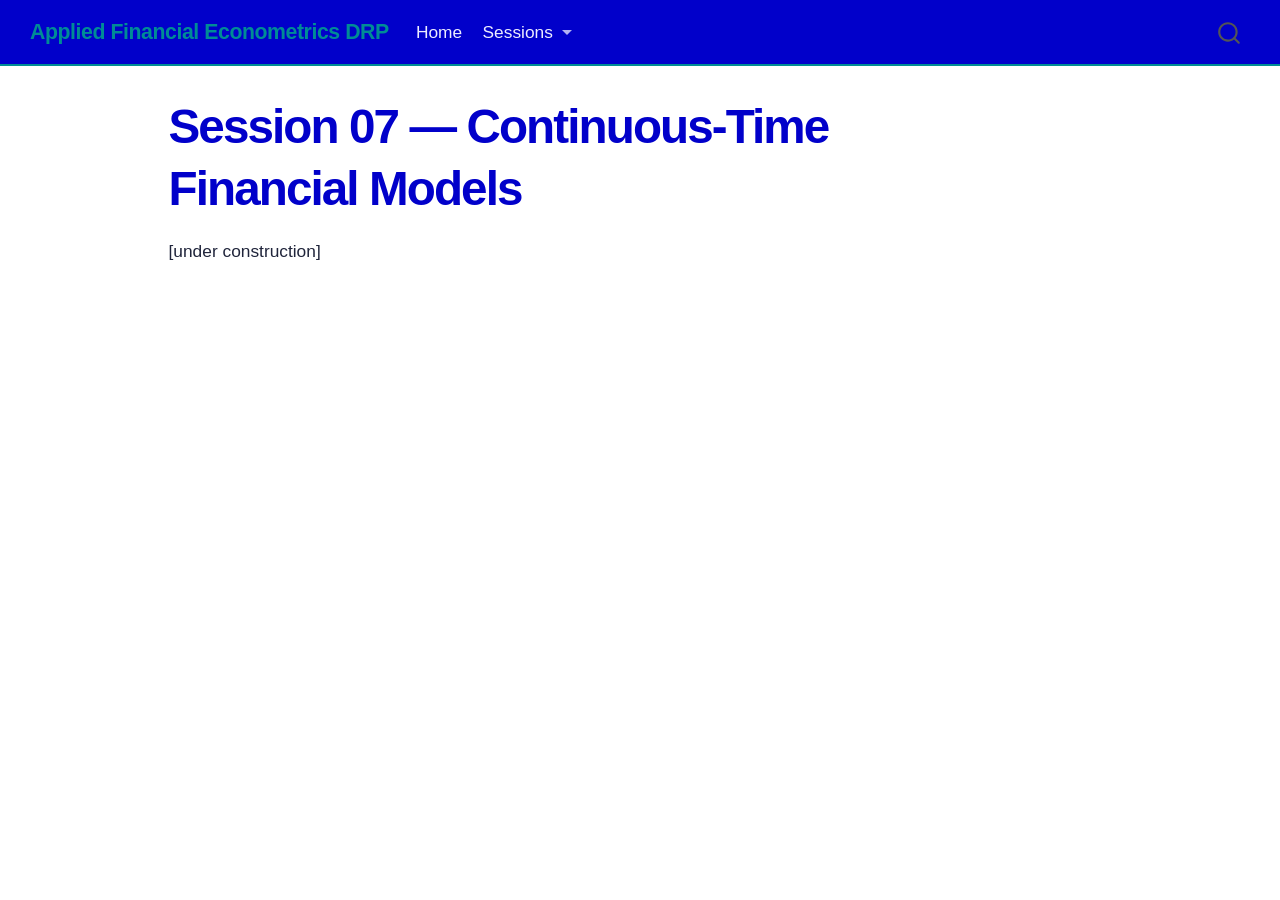
<file: docs/sessions/07-continuous-time.html>
<!DOCTYPE html>
<html xmlns="http://www.w3.org/1999/xhtml" lang="en" xml:lang="en"><head>

<meta charset="utf-8">
<meta name="generator" content="quarto-1.8.27">

<meta name="viewport" content="width=device-width, initial-scale=1.0, user-scalable=yes">


<title>Session 07 — Continuous-Time Financial Models – Applied Financial Econometrics DRP</title>
<style>
code{white-space: pre-wrap;}
span.smallcaps{font-variant: small-caps;}
div.columns{display: flex; gap: min(4vw, 1.5em);}
div.column{flex: auto; overflow-x: auto;}
div.hanging-indent{margin-left: 1.5em; text-indent: -1.5em;}
ul.task-list{list-style: none;}
ul.task-list li input[type="checkbox"] {
  width: 0.8em;
  margin: 0 0.8em 0.2em -1em; /* quarto-specific, see https://github.com/quarto-dev/quarto-cli/issues/4556 */ 
  vertical-align: middle;
}
</style>


<script src="../site_libs/quarto-nav/quarto-nav.js"></script>
<script src="../site_libs/quarto-nav/headroom.min.js"></script>
<script src="../site_libs/clipboard/clipboard.min.js"></script>
<script src="../site_libs/quarto-search/autocomplete.umd.js"></script>
<script src="../site_libs/quarto-search/fuse.min.js"></script>
<script src="../site_libs/quarto-search/quarto-search.js"></script>
<meta name="quarto:offset" content="../">
<script src="../site_libs/quarto-html/quarto.js" type="module"></script>
<script src="../site_libs/quarto-html/tabsets/tabsets.js" type="module"></script>
<script src="../site_libs/quarto-html/axe/axe-check.js" type="module"></script>
<script src="../site_libs/quarto-html/popper.min.js"></script>
<script src="../site_libs/quarto-html/tippy.umd.min.js"></script>
<script src="../site_libs/quarto-html/anchor.min.js"></script>
<link href="../site_libs/quarto-html/tippy.css" rel="stylesheet">
<link href="../site_libs/quarto-html/quarto-syntax-highlighting-ed96de9b727972fe78a7b5d16c58bf87.css" rel="stylesheet" id="quarto-text-highlighting-styles">
<script src="../site_libs/bootstrap/bootstrap.min.js"></script>
<link href="../site_libs/bootstrap/bootstrap-icons.css" rel="stylesheet">
<link href="../site_libs/bootstrap/bootstrap-e31584831b205ffbb2d98406f31c2a5b.min.css" rel="stylesheet" append-hash="true" id="quarto-bootstrap" data-mode="light">
<script id="quarto-search-options" type="application/json">{
  "location": "navbar",
  "copy-button": false,
  "collapse-after": 3,
  "panel-placement": "end",
  "type": "overlay",
  "limit": 50,
  "keyboard-shortcut": [
    "f",
    "/",
    "s"
  ],
  "show-item-context": false,
  "language": {
    "search-no-results-text": "No results",
    "search-matching-documents-text": "matching documents",
    "search-copy-link-title": "Copy link to search",
    "search-hide-matches-text": "Hide additional matches",
    "search-more-match-text": "more match in this document",
    "search-more-matches-text": "more matches in this document",
    "search-clear-button-title": "Clear",
    "search-text-placeholder": "",
    "search-detached-cancel-button-title": "Cancel",
    "search-submit-button-title": "Submit",
    "search-label": "Search"
  }
}</script>


<link rel="stylesheet" href="../styles.css">
</head>

<body class="nav-fixed quarto-light">

<div id="quarto-search-results"></div>
  <header id="quarto-header" class="headroom fixed-top">
    <nav class="navbar navbar-expand-lg " data-bs-theme="dark">
      <div class="navbar-container container-fluid">
      <div class="navbar-brand-container mx-auto">
    <a class="navbar-brand" href="../index.html">
    <span class="navbar-title">Applied Financial Econometrics DRP</span>
    </a>
  </div>
            <div id="quarto-search" class="" title="Search"></div>
          <button class="navbar-toggler" type="button" data-bs-toggle="collapse" data-bs-target="#navbarCollapse" aria-controls="navbarCollapse" role="menu" aria-expanded="false" aria-label="Toggle navigation" onclick="if (window.quartoToggleHeadroom) { window.quartoToggleHeadroom(); }">
  <span class="navbar-toggler-icon"></span>
</button>
          <div class="collapse navbar-collapse" id="navbarCollapse">
            <ul class="navbar-nav navbar-nav-scroll me-auto">
  <li class="nav-item">
    <a class="nav-link" href="../index.html"> 
<span class="menu-text">Home</span></a>
  </li>  
  <li class="nav-item dropdown ">
    <a class="nav-link dropdown-toggle" href="#" id="nav-menu-sessions" role="link" data-bs-toggle="dropdown" aria-expanded="false">
 <span class="menu-text">Sessions</span>
    </a>
    <ul class="dropdown-menu" aria-labelledby="nav-menu-sessions">    
        <li>
    <a class="dropdown-item" href="../sessions/01-stylised-facts.html">
 <span class="dropdown-text">Financial Stylised Facts</span></a>
  </li>  
        <li>
    <a class="dropdown-item" href="../sessions/02-stationarity.html">
 <span class="dropdown-text">Time Series I</span></a>
  </li>  
        <li>
    <a class="dropdown-item" href="../sessions/03-variance.html">
 <span class="dropdown-text">Time Series II</span></a>
  </li>  
        <li>
    <a class="dropdown-item" href="../sessions/03-measuring-volatility.html">
 <span class="dropdown-text">Forecasting and Benchmarking</span></a>
  </li>  
        <li>
    <a class="dropdown-item" href="../sessions/04-garch.html">
 <span class="dropdown-text">GARCH Models</span></a>
  </li>  
        <li>
    <a class="dropdown-item" href="../sessions/05-har.html">
 <span class="dropdown-text">HAR Models</span></a>
  </li>  
        <li>
    <a class="dropdown-item" href="../sessions/06-boosted-trees.html">
 <span class="dropdown-text">Machine Learning</span></a>
  </li>  
        <li>
    <a class="dropdown-item" href="../sessions/07-continuous-time.html">
 <span class="dropdown-text">Continuous-Time Models</span></a>
  </li>  
        <li>
    <a class="dropdown-item" href="../sessions/08-point-processes.html">
 <span class="dropdown-text">Point Processes</span></a>
  </li>  
        <li>
    <a class="dropdown-item" href="../sessions/09-connecting-processes.html">
 <span class="dropdown-text">Self-Exciting Markets</span></a>
  </li>  
        <li>
    <a class="dropdown-item" href="../sessions/10-research-workshop.html">
 <span class="dropdown-text">Research Workshop</span></a>
  </li>  
    </ul>
  </li>
</ul>
          </div> <!-- /navcollapse -->
            <div class="quarto-navbar-tools">
</div>
      </div> <!-- /container-fluid -->
    </nav>
</header>
<!-- content -->
<div id="quarto-content" class="quarto-container page-columns page-rows-contents page-layout-article page-navbar">
<!-- sidebar -->
<!-- margin-sidebar -->
    <div id="quarto-margin-sidebar" class="sidebar margin-sidebar zindex-bottom">
        
    </div>
<!-- main -->
<main class="content" id="quarto-document-content">

<header id="title-block-header" class="quarto-title-block default">
<div class="quarto-title">
<h1 class="title">Session 07 — Continuous-Time Financial Models</h1>
</div>



<div class="quarto-title-meta">

    
  
    
  </div>
  


</header>


<p>[under construction]</p>



</main> <!-- /main -->
<script id="quarto-html-after-body" type="application/javascript">
  window.document.addEventListener("DOMContentLoaded", function (event) {
    const icon = "";
    const anchorJS = new window.AnchorJS();
    anchorJS.options = {
      placement: 'right',
      icon: icon
    };
    anchorJS.add('.anchored');
    const isCodeAnnotation = (el) => {
      for (const clz of el.classList) {
        if (clz.startsWith('code-annotation-')) {                     
          return true;
        }
      }
      return false;
    }
    const onCopySuccess = function(e) {
      // button target
      const button = e.trigger;
      // don't keep focus
      button.blur();
      // flash "checked"
      button.classList.add('code-copy-button-checked');
      var currentTitle = button.getAttribute("title");
      button.setAttribute("title", "Copied!");
      let tooltip;
      if (window.bootstrap) {
        button.setAttribute("data-bs-toggle", "tooltip");
        button.setAttribute("data-bs-placement", "left");
        button.setAttribute("data-bs-title", "Copied!");
        tooltip = new bootstrap.Tooltip(button, 
          { trigger: "manual", 
            customClass: "code-copy-button-tooltip",
            offset: [0, -8]});
        tooltip.show();    
      }
      setTimeout(function() {
        if (tooltip) {
          tooltip.hide();
          button.removeAttribute("data-bs-title");
          button.removeAttribute("data-bs-toggle");
          button.removeAttribute("data-bs-placement");
        }
        button.setAttribute("title", currentTitle);
        button.classList.remove('code-copy-button-checked');
      }, 1000);
      // clear code selection
      e.clearSelection();
    }
    const getTextToCopy = function(trigger) {
      const outerScaffold = trigger.parentElement.cloneNode(true);
      const codeEl = outerScaffold.querySelector('code');
      for (const childEl of codeEl.children) {
        if (isCodeAnnotation(childEl)) {
          childEl.remove();
        }
      }
      return codeEl.innerText;
    }
    const clipboard = new window.ClipboardJS('.code-copy-button:not([data-in-quarto-modal])', {
      text: getTextToCopy
    });
    clipboard.on('success', onCopySuccess);
    if (window.document.getElementById('quarto-embedded-source-code-modal')) {
      const clipboardModal = new window.ClipboardJS('.code-copy-button[data-in-quarto-modal]', {
        text: getTextToCopy,
        container: window.document.getElementById('quarto-embedded-source-code-modal')
      });
      clipboardModal.on('success', onCopySuccess);
    }
      var localhostRegex = new RegExp(/^(?:http|https):\/\/localhost\:?[0-9]*\//);
      var mailtoRegex = new RegExp(/^mailto:/);
        var filterRegex = new RegExp('/' + window.location.host + '/');
      var isInternal = (href) => {
          return filterRegex.test(href) || localhostRegex.test(href) || mailtoRegex.test(href);
      }
      // Inspect non-navigation links and adorn them if external
     var links = window.document.querySelectorAll('a[href]:not(.nav-link):not(.navbar-brand):not(.toc-action):not(.sidebar-link):not(.sidebar-item-toggle):not(.pagination-link):not(.no-external):not([aria-hidden]):not(.dropdown-item):not(.quarto-navigation-tool):not(.about-link)');
      for (var i=0; i<links.length; i++) {
        const link = links[i];
        if (!isInternal(link.href)) {
          // undo the damage that might have been done by quarto-nav.js in the case of
          // links that we want to consider external
          if (link.dataset.originalHref !== undefined) {
            link.href = link.dataset.originalHref;
          }
        }
      }
    function tippyHover(el, contentFn, onTriggerFn, onUntriggerFn) {
      const config = {
        allowHTML: true,
        maxWidth: 500,
        delay: 100,
        arrow: false,
        appendTo: function(el) {
            return el.parentElement;
        },
        interactive: true,
        interactiveBorder: 10,
        theme: 'quarto',
        placement: 'bottom-start',
      };
      if (contentFn) {
        config.content = contentFn;
      }
      if (onTriggerFn) {
        config.onTrigger = onTriggerFn;
      }
      if (onUntriggerFn) {
        config.onUntrigger = onUntriggerFn;
      }
      window.tippy(el, config); 
    }
    const noterefs = window.document.querySelectorAll('a[role="doc-noteref"]');
    for (var i=0; i<noterefs.length; i++) {
      const ref = noterefs[i];
      tippyHover(ref, function() {
        // use id or data attribute instead here
        let href = ref.getAttribute('data-footnote-href') || ref.getAttribute('href');
        try { href = new URL(href).hash; } catch {}
        const id = href.replace(/^#\/?/, "");
        const note = window.document.getElementById(id);
        if (note) {
          return note.innerHTML;
        } else {
          return "";
        }
      });
    }
        let selectedAnnoteEl;
        const selectorForAnnotation = ( cell, annotation) => {
          let cellAttr = 'data-code-cell="' + cell + '"';
          let lineAttr = 'data-code-annotation="' +  annotation + '"';
          const selector = 'span[' + cellAttr + '][' + lineAttr + ']';
          return selector;
        }
        const selectCodeLines = (annoteEl) => {
          const doc = window.document;
          const targetCell = annoteEl.getAttribute("data-target-cell");
          const targetAnnotation = annoteEl.getAttribute("data-target-annotation");
          const annoteSpan = window.document.querySelector(selectorForAnnotation(targetCell, targetAnnotation));
          const lines = annoteSpan.getAttribute("data-code-lines").split(",");
          const lineIds = lines.map((line) => {
            return targetCell + "-" + line;
          })
          let top = null;
          let height = null;
          let parent = null;
          if (lineIds.length > 0) {
              //compute the position of the single el (top and bottom and make a div)
              const el = window.document.getElementById(lineIds[0]);
              top = el.offsetTop;
              height = el.offsetHeight;
              parent = el.parentElement.parentElement;
            if (lineIds.length > 1) {
              const lastEl = window.document.getElementById(lineIds[lineIds.length - 1]);
              const bottom = lastEl.offsetTop + lastEl.offsetHeight;
              height = bottom - top;
            }
            if (top !== null && height !== null && parent !== null) {
              // cook up a div (if necessary) and position it 
              let div = window.document.getElementById("code-annotation-line-highlight");
              if (div === null) {
                div = window.document.createElement("div");
                div.setAttribute("id", "code-annotation-line-highlight");
                div.style.position = 'absolute';
                parent.appendChild(div);
              }
              div.style.top = top - 2 + "px";
              div.style.height = height + 4 + "px";
              div.style.left = 0;
              let gutterDiv = window.document.getElementById("code-annotation-line-highlight-gutter");
              if (gutterDiv === null) {
                gutterDiv = window.document.createElement("div");
                gutterDiv.setAttribute("id", "code-annotation-line-highlight-gutter");
                gutterDiv.style.position = 'absolute';
                const codeCell = window.document.getElementById(targetCell);
                const gutter = codeCell.querySelector('.code-annotation-gutter');
                gutter.appendChild(gutterDiv);
              }
              gutterDiv.style.top = top - 2 + "px";
              gutterDiv.style.height = height + 4 + "px";
            }
            selectedAnnoteEl = annoteEl;
          }
        };
        const unselectCodeLines = () => {
          const elementsIds = ["code-annotation-line-highlight", "code-annotation-line-highlight-gutter"];
          elementsIds.forEach((elId) => {
            const div = window.document.getElementById(elId);
            if (div) {
              div.remove();
            }
          });
          selectedAnnoteEl = undefined;
        };
          // Handle positioning of the toggle
      window.addEventListener(
        "resize",
        throttle(() => {
          elRect = undefined;
          if (selectedAnnoteEl) {
            selectCodeLines(selectedAnnoteEl);
          }
        }, 10)
      );
      function throttle(fn, ms) {
      let throttle = false;
      let timer;
        return (...args) => {
          if(!throttle) { // first call gets through
              fn.apply(this, args);
              throttle = true;
          } else { // all the others get throttled
              if(timer) clearTimeout(timer); // cancel #2
              timer = setTimeout(() => {
                fn.apply(this, args);
                timer = throttle = false;
              }, ms);
          }
        };
      }
        // Attach click handler to the DT
        const annoteDls = window.document.querySelectorAll('dt[data-target-cell]');
        for (const annoteDlNode of annoteDls) {
          annoteDlNode.addEventListener('click', (event) => {
            const clickedEl = event.target;
            if (clickedEl !== selectedAnnoteEl) {
              unselectCodeLines();
              const activeEl = window.document.querySelector('dt[data-target-cell].code-annotation-active');
              if (activeEl) {
                activeEl.classList.remove('code-annotation-active');
              }
              selectCodeLines(clickedEl);
              clickedEl.classList.add('code-annotation-active');
            } else {
              // Unselect the line
              unselectCodeLines();
              clickedEl.classList.remove('code-annotation-active');
            }
          });
        }
    const findCites = (el) => {
      const parentEl = el.parentElement;
      if (parentEl) {
        const cites = parentEl.dataset.cites;
        if (cites) {
          return {
            el,
            cites: cites.split(' ')
          };
        } else {
          return findCites(el.parentElement)
        }
      } else {
        return undefined;
      }
    };
    var bibliorefs = window.document.querySelectorAll('a[role="doc-biblioref"]');
    for (var i=0; i<bibliorefs.length; i++) {
      const ref = bibliorefs[i];
      const citeInfo = findCites(ref);
      if (citeInfo) {
        tippyHover(citeInfo.el, function() {
          var popup = window.document.createElement('div');
          citeInfo.cites.forEach(function(cite) {
            var citeDiv = window.document.createElement('div');
            citeDiv.classList.add('hanging-indent');
            citeDiv.classList.add('csl-entry');
            var biblioDiv = window.document.getElementById('ref-' + cite);
            if (biblioDiv) {
              citeDiv.innerHTML = biblioDiv.innerHTML;
            }
            popup.appendChild(citeDiv);
          });
          return popup.innerHTML;
        });
      }
    }
  });
  </script>
</div> <!-- /content -->




</body></html>
</file>
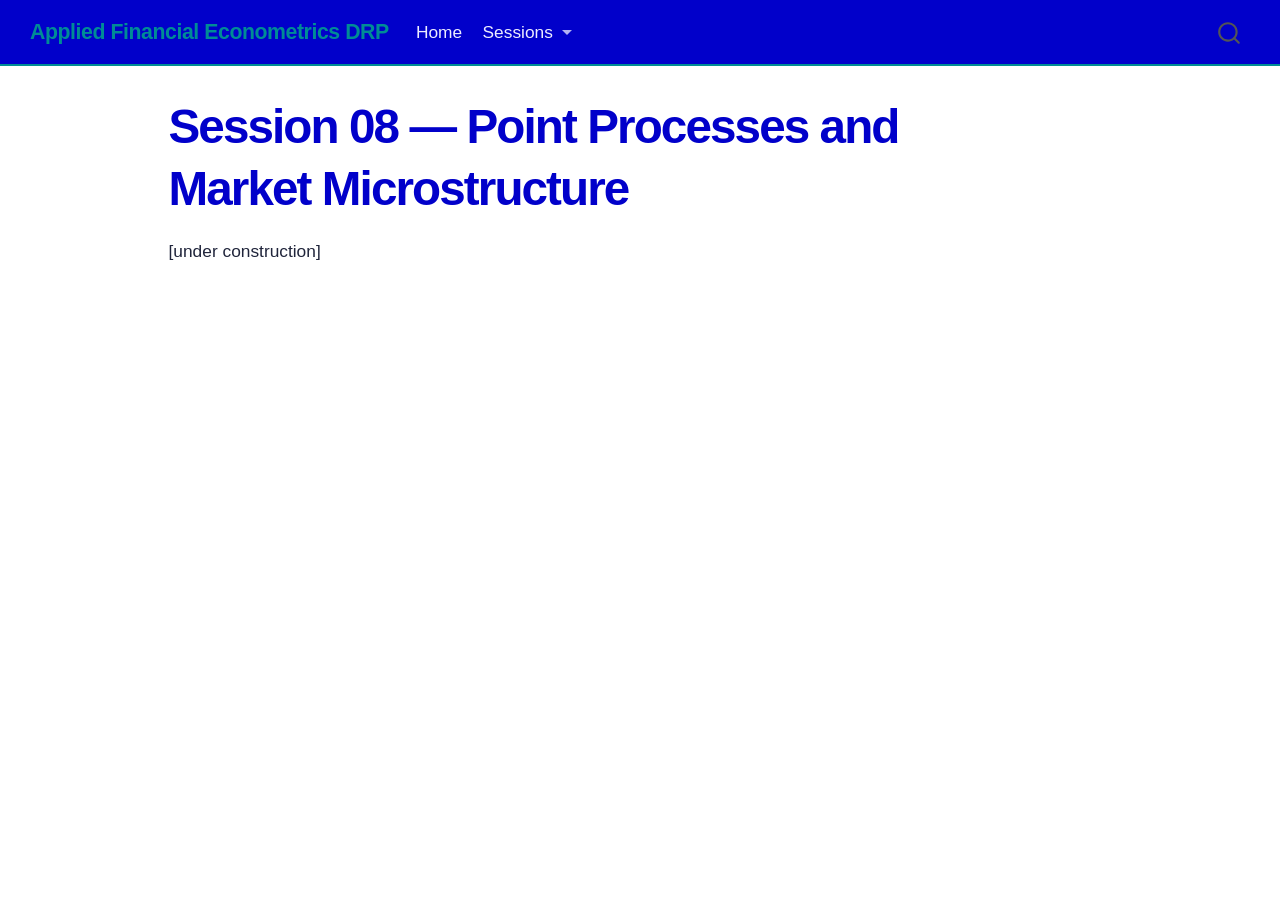
<file: docs/sessions/08-point-processes.html>
<!DOCTYPE html>
<html xmlns="http://www.w3.org/1999/xhtml" lang="en" xml:lang="en"><head>

<meta charset="utf-8">
<meta name="generator" content="quarto-1.8.27">

<meta name="viewport" content="width=device-width, initial-scale=1.0, user-scalable=yes">


<title>Session 08 — Point Processes and Market Microstructure – Applied Financial Econometrics DRP</title>
<style>
code{white-space: pre-wrap;}
span.smallcaps{font-variant: small-caps;}
div.columns{display: flex; gap: min(4vw, 1.5em);}
div.column{flex: auto; overflow-x: auto;}
div.hanging-indent{margin-left: 1.5em; text-indent: -1.5em;}
ul.task-list{list-style: none;}
ul.task-list li input[type="checkbox"] {
  width: 0.8em;
  margin: 0 0.8em 0.2em -1em; /* quarto-specific, see https://github.com/quarto-dev/quarto-cli/issues/4556 */ 
  vertical-align: middle;
}
</style>


<script src="../site_libs/quarto-nav/quarto-nav.js"></script>
<script src="../site_libs/quarto-nav/headroom.min.js"></script>
<script src="../site_libs/clipboard/clipboard.min.js"></script>
<script src="../site_libs/quarto-search/autocomplete.umd.js"></script>
<script src="../site_libs/quarto-search/fuse.min.js"></script>
<script src="../site_libs/quarto-search/quarto-search.js"></script>
<meta name="quarto:offset" content="../">
<script src="../site_libs/quarto-html/quarto.js" type="module"></script>
<script src="../site_libs/quarto-html/tabsets/tabsets.js" type="module"></script>
<script src="../site_libs/quarto-html/axe/axe-check.js" type="module"></script>
<script src="../site_libs/quarto-html/popper.min.js"></script>
<script src="../site_libs/quarto-html/tippy.umd.min.js"></script>
<script src="../site_libs/quarto-html/anchor.min.js"></script>
<link href="../site_libs/quarto-html/tippy.css" rel="stylesheet">
<link href="../site_libs/quarto-html/quarto-syntax-highlighting-ed96de9b727972fe78a7b5d16c58bf87.css" rel="stylesheet" id="quarto-text-highlighting-styles">
<script src="../site_libs/bootstrap/bootstrap.min.js"></script>
<link href="../site_libs/bootstrap/bootstrap-icons.css" rel="stylesheet">
<link href="../site_libs/bootstrap/bootstrap-e31584831b205ffbb2d98406f31c2a5b.min.css" rel="stylesheet" append-hash="true" id="quarto-bootstrap" data-mode="light">
<script id="quarto-search-options" type="application/json">{
  "location": "navbar",
  "copy-button": false,
  "collapse-after": 3,
  "panel-placement": "end",
  "type": "overlay",
  "limit": 50,
  "keyboard-shortcut": [
    "f",
    "/",
    "s"
  ],
  "show-item-context": false,
  "language": {
    "search-no-results-text": "No results",
    "search-matching-documents-text": "matching documents",
    "search-copy-link-title": "Copy link to search",
    "search-hide-matches-text": "Hide additional matches",
    "search-more-match-text": "more match in this document",
    "search-more-matches-text": "more matches in this document",
    "search-clear-button-title": "Clear",
    "search-text-placeholder": "",
    "search-detached-cancel-button-title": "Cancel",
    "search-submit-button-title": "Submit",
    "search-label": "Search"
  }
}</script>


<link rel="stylesheet" href="../styles.css">
</head>

<body class="nav-fixed quarto-light">

<div id="quarto-search-results"></div>
  <header id="quarto-header" class="headroom fixed-top">
    <nav class="navbar navbar-expand-lg " data-bs-theme="dark">
      <div class="navbar-container container-fluid">
      <div class="navbar-brand-container mx-auto">
    <a class="navbar-brand" href="../index.html">
    <span class="navbar-title">Applied Financial Econometrics DRP</span>
    </a>
  </div>
            <div id="quarto-search" class="" title="Search"></div>
          <button class="navbar-toggler" type="button" data-bs-toggle="collapse" data-bs-target="#navbarCollapse" aria-controls="navbarCollapse" role="menu" aria-expanded="false" aria-label="Toggle navigation" onclick="if (window.quartoToggleHeadroom) { window.quartoToggleHeadroom(); }">
  <span class="navbar-toggler-icon"></span>
</button>
          <div class="collapse navbar-collapse" id="navbarCollapse">
            <ul class="navbar-nav navbar-nav-scroll me-auto">
  <li class="nav-item">
    <a class="nav-link" href="../index.html"> 
<span class="menu-text">Home</span></a>
  </li>  
  <li class="nav-item dropdown ">
    <a class="nav-link dropdown-toggle" href="#" id="nav-menu-sessions" role="link" data-bs-toggle="dropdown" aria-expanded="false">
 <span class="menu-text">Sessions</span>
    </a>
    <ul class="dropdown-menu" aria-labelledby="nav-menu-sessions">    
        <li>
    <a class="dropdown-item" href="../sessions/01-stylised-facts.html">
 <span class="dropdown-text">Financial Stylised Facts</span></a>
  </li>  
        <li>
    <a class="dropdown-item" href="../sessions/02-stationarity.html">
 <span class="dropdown-text">Time Series I</span></a>
  </li>  
        <li>
    <a class="dropdown-item" href="../sessions/03-variance.html">
 <span class="dropdown-text">Time Series II</span></a>
  </li>  
        <li>
    <a class="dropdown-item" href="../sessions/03-measuring-volatility.html">
 <span class="dropdown-text">Forecasting and Benchmarking</span></a>
  </li>  
        <li>
    <a class="dropdown-item" href="../sessions/04-garch.html">
 <span class="dropdown-text">GARCH Models</span></a>
  </li>  
        <li>
    <a class="dropdown-item" href="../sessions/05-har.html">
 <span class="dropdown-text">HAR Models</span></a>
  </li>  
        <li>
    <a class="dropdown-item" href="../sessions/06-boosted-trees.html">
 <span class="dropdown-text">Machine Learning</span></a>
  </li>  
        <li>
    <a class="dropdown-item" href="../sessions/07-continuous-time.html">
 <span class="dropdown-text">Continuous-Time Models</span></a>
  </li>  
        <li>
    <a class="dropdown-item" href="../sessions/08-point-processes.html">
 <span class="dropdown-text">Point Processes</span></a>
  </li>  
        <li>
    <a class="dropdown-item" href="../sessions/09-connecting-processes.html">
 <span class="dropdown-text">Self-Exciting Markets</span></a>
  </li>  
        <li>
    <a class="dropdown-item" href="../sessions/10-research-workshop.html">
 <span class="dropdown-text">Research Workshop</span></a>
  </li>  
    </ul>
  </li>
</ul>
          </div> <!-- /navcollapse -->
            <div class="quarto-navbar-tools">
</div>
      </div> <!-- /container-fluid -->
    </nav>
</header>
<!-- content -->
<div id="quarto-content" class="quarto-container page-columns page-rows-contents page-layout-article page-navbar">
<!-- sidebar -->
<!-- margin-sidebar -->
    <div id="quarto-margin-sidebar" class="sidebar margin-sidebar zindex-bottom">
        
    </div>
<!-- main -->
<main class="content" id="quarto-document-content">

<header id="title-block-header" class="quarto-title-block default">
<div class="quarto-title">
<h1 class="title">Session 08 — Point Processes and Market Microstructure</h1>
</div>



<div class="quarto-title-meta">

    
  
    
  </div>
  


</header>


<p>[under construction]</p>



</main> <!-- /main -->
<script id="quarto-html-after-body" type="application/javascript">
  window.document.addEventListener("DOMContentLoaded", function (event) {
    const icon = "";
    const anchorJS = new window.AnchorJS();
    anchorJS.options = {
      placement: 'right',
      icon: icon
    };
    anchorJS.add('.anchored');
    const isCodeAnnotation = (el) => {
      for (const clz of el.classList) {
        if (clz.startsWith('code-annotation-')) {                     
          return true;
        }
      }
      return false;
    }
    const onCopySuccess = function(e) {
      // button target
      const button = e.trigger;
      // don't keep focus
      button.blur();
      // flash "checked"
      button.classList.add('code-copy-button-checked');
      var currentTitle = button.getAttribute("title");
      button.setAttribute("title", "Copied!");
      let tooltip;
      if (window.bootstrap) {
        button.setAttribute("data-bs-toggle", "tooltip");
        button.setAttribute("data-bs-placement", "left");
        button.setAttribute("data-bs-title", "Copied!");
        tooltip = new bootstrap.Tooltip(button, 
          { trigger: "manual", 
            customClass: "code-copy-button-tooltip",
            offset: [0, -8]});
        tooltip.show();    
      }
      setTimeout(function() {
        if (tooltip) {
          tooltip.hide();
          button.removeAttribute("data-bs-title");
          button.removeAttribute("data-bs-toggle");
          button.removeAttribute("data-bs-placement");
        }
        button.setAttribute("title", currentTitle);
        button.classList.remove('code-copy-button-checked');
      }, 1000);
      // clear code selection
      e.clearSelection();
    }
    const getTextToCopy = function(trigger) {
      const outerScaffold = trigger.parentElement.cloneNode(true);
      const codeEl = outerScaffold.querySelector('code');
      for (const childEl of codeEl.children) {
        if (isCodeAnnotation(childEl)) {
          childEl.remove();
        }
      }
      return codeEl.innerText;
    }
    const clipboard = new window.ClipboardJS('.code-copy-button:not([data-in-quarto-modal])', {
      text: getTextToCopy
    });
    clipboard.on('success', onCopySuccess);
    if (window.document.getElementById('quarto-embedded-source-code-modal')) {
      const clipboardModal = new window.ClipboardJS('.code-copy-button[data-in-quarto-modal]', {
        text: getTextToCopy,
        container: window.document.getElementById('quarto-embedded-source-code-modal')
      });
      clipboardModal.on('success', onCopySuccess);
    }
      var localhostRegex = new RegExp(/^(?:http|https):\/\/localhost\:?[0-9]*\//);
      var mailtoRegex = new RegExp(/^mailto:/);
        var filterRegex = new RegExp('/' + window.location.host + '/');
      var isInternal = (href) => {
          return filterRegex.test(href) || localhostRegex.test(href) || mailtoRegex.test(href);
      }
      // Inspect non-navigation links and adorn them if external
     var links = window.document.querySelectorAll('a[href]:not(.nav-link):not(.navbar-brand):not(.toc-action):not(.sidebar-link):not(.sidebar-item-toggle):not(.pagination-link):not(.no-external):not([aria-hidden]):not(.dropdown-item):not(.quarto-navigation-tool):not(.about-link)');
      for (var i=0; i<links.length; i++) {
        const link = links[i];
        if (!isInternal(link.href)) {
          // undo the damage that might have been done by quarto-nav.js in the case of
          // links that we want to consider external
          if (link.dataset.originalHref !== undefined) {
            link.href = link.dataset.originalHref;
          }
        }
      }
    function tippyHover(el, contentFn, onTriggerFn, onUntriggerFn) {
      const config = {
        allowHTML: true,
        maxWidth: 500,
        delay: 100,
        arrow: false,
        appendTo: function(el) {
            return el.parentElement;
        },
        interactive: true,
        interactiveBorder: 10,
        theme: 'quarto',
        placement: 'bottom-start',
      };
      if (contentFn) {
        config.content = contentFn;
      }
      if (onTriggerFn) {
        config.onTrigger = onTriggerFn;
      }
      if (onUntriggerFn) {
        config.onUntrigger = onUntriggerFn;
      }
      window.tippy(el, config); 
    }
    const noterefs = window.document.querySelectorAll('a[role="doc-noteref"]');
    for (var i=0; i<noterefs.length; i++) {
      const ref = noterefs[i];
      tippyHover(ref, function() {
        // use id or data attribute instead here
        let href = ref.getAttribute('data-footnote-href') || ref.getAttribute('href');
        try { href = new URL(href).hash; } catch {}
        const id = href.replace(/^#\/?/, "");
        const note = window.document.getElementById(id);
        if (note) {
          return note.innerHTML;
        } else {
          return "";
        }
      });
    }
        let selectedAnnoteEl;
        const selectorForAnnotation = ( cell, annotation) => {
          let cellAttr = 'data-code-cell="' + cell + '"';
          let lineAttr = 'data-code-annotation="' +  annotation + '"';
          const selector = 'span[' + cellAttr + '][' + lineAttr + ']';
          return selector;
        }
        const selectCodeLines = (annoteEl) => {
          const doc = window.document;
          const targetCell = annoteEl.getAttribute("data-target-cell");
          const targetAnnotation = annoteEl.getAttribute("data-target-annotation");
          const annoteSpan = window.document.querySelector(selectorForAnnotation(targetCell, targetAnnotation));
          const lines = annoteSpan.getAttribute("data-code-lines").split(",");
          const lineIds = lines.map((line) => {
            return targetCell + "-" + line;
          })
          let top = null;
          let height = null;
          let parent = null;
          if (lineIds.length > 0) {
              //compute the position of the single el (top and bottom and make a div)
              const el = window.document.getElementById(lineIds[0]);
              top = el.offsetTop;
              height = el.offsetHeight;
              parent = el.parentElement.parentElement;
            if (lineIds.length > 1) {
              const lastEl = window.document.getElementById(lineIds[lineIds.length - 1]);
              const bottom = lastEl.offsetTop + lastEl.offsetHeight;
              height = bottom - top;
            }
            if (top !== null && height !== null && parent !== null) {
              // cook up a div (if necessary) and position it 
              let div = window.document.getElementById("code-annotation-line-highlight");
              if (div === null) {
                div = window.document.createElement("div");
                div.setAttribute("id", "code-annotation-line-highlight");
                div.style.position = 'absolute';
                parent.appendChild(div);
              }
              div.style.top = top - 2 + "px";
              div.style.height = height + 4 + "px";
              div.style.left = 0;
              let gutterDiv = window.document.getElementById("code-annotation-line-highlight-gutter");
              if (gutterDiv === null) {
                gutterDiv = window.document.createElement("div");
                gutterDiv.setAttribute("id", "code-annotation-line-highlight-gutter");
                gutterDiv.style.position = 'absolute';
                const codeCell = window.document.getElementById(targetCell);
                const gutter = codeCell.querySelector('.code-annotation-gutter');
                gutter.appendChild(gutterDiv);
              }
              gutterDiv.style.top = top - 2 + "px";
              gutterDiv.style.height = height + 4 + "px";
            }
            selectedAnnoteEl = annoteEl;
          }
        };
        const unselectCodeLines = () => {
          const elementsIds = ["code-annotation-line-highlight", "code-annotation-line-highlight-gutter"];
          elementsIds.forEach((elId) => {
            const div = window.document.getElementById(elId);
            if (div) {
              div.remove();
            }
          });
          selectedAnnoteEl = undefined;
        };
          // Handle positioning of the toggle
      window.addEventListener(
        "resize",
        throttle(() => {
          elRect = undefined;
          if (selectedAnnoteEl) {
            selectCodeLines(selectedAnnoteEl);
          }
        }, 10)
      );
      function throttle(fn, ms) {
      let throttle = false;
      let timer;
        return (...args) => {
          if(!throttle) { // first call gets through
              fn.apply(this, args);
              throttle = true;
          } else { // all the others get throttled
              if(timer) clearTimeout(timer); // cancel #2
              timer = setTimeout(() => {
                fn.apply(this, args);
                timer = throttle = false;
              }, ms);
          }
        };
      }
        // Attach click handler to the DT
        const annoteDls = window.document.querySelectorAll('dt[data-target-cell]');
        for (const annoteDlNode of annoteDls) {
          annoteDlNode.addEventListener('click', (event) => {
            const clickedEl = event.target;
            if (clickedEl !== selectedAnnoteEl) {
              unselectCodeLines();
              const activeEl = window.document.querySelector('dt[data-target-cell].code-annotation-active');
              if (activeEl) {
                activeEl.classList.remove('code-annotation-active');
              }
              selectCodeLines(clickedEl);
              clickedEl.classList.add('code-annotation-active');
            } else {
              // Unselect the line
              unselectCodeLines();
              clickedEl.classList.remove('code-annotation-active');
            }
          });
        }
    const findCites = (el) => {
      const parentEl = el.parentElement;
      if (parentEl) {
        const cites = parentEl.dataset.cites;
        if (cites) {
          return {
            el,
            cites: cites.split(' ')
          };
        } else {
          return findCites(el.parentElement)
        }
      } else {
        return undefined;
      }
    };
    var bibliorefs = window.document.querySelectorAll('a[role="doc-biblioref"]');
    for (var i=0; i<bibliorefs.length; i++) {
      const ref = bibliorefs[i];
      const citeInfo = findCites(ref);
      if (citeInfo) {
        tippyHover(citeInfo.el, function() {
          var popup = window.document.createElement('div');
          citeInfo.cites.forEach(function(cite) {
            var citeDiv = window.document.createElement('div');
            citeDiv.classList.add('hanging-indent');
            citeDiv.classList.add('csl-entry');
            var biblioDiv = window.document.getElementById('ref-' + cite);
            if (biblioDiv) {
              citeDiv.innerHTML = biblioDiv.innerHTML;
            }
            popup.appendChild(citeDiv);
          });
          return popup.innerHTML;
        });
      }
    }
  });
  </script>
</div> <!-- /content -->




</body></html>
</file>
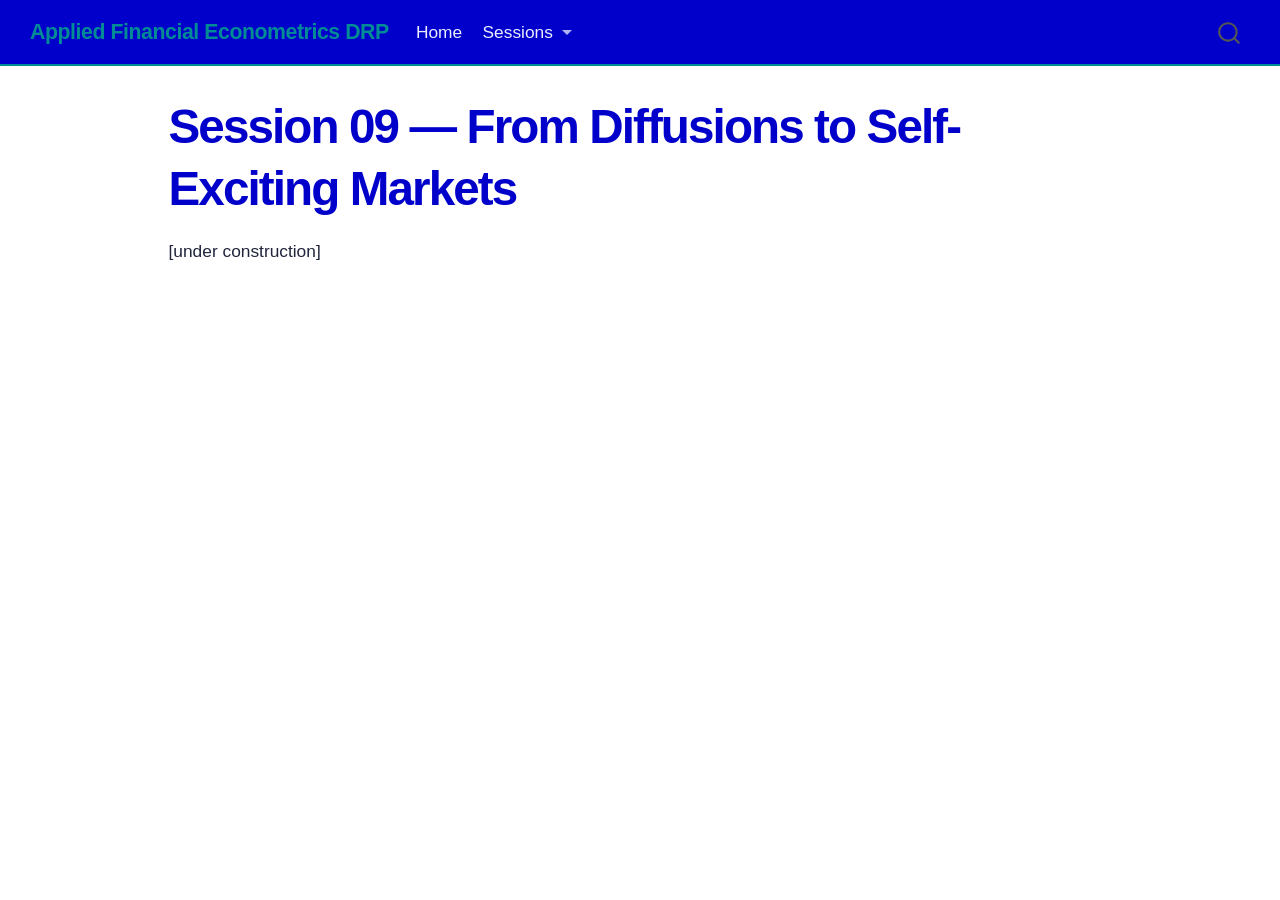
<file: docs/sessions/09-connecting-processes.html>
<!DOCTYPE html>
<html xmlns="http://www.w3.org/1999/xhtml" lang="en" xml:lang="en"><head>

<meta charset="utf-8">
<meta name="generator" content="quarto-1.8.27">

<meta name="viewport" content="width=device-width, initial-scale=1.0, user-scalable=yes">


<title>Session 09 — From Diffusions to Self-Exciting Markets – Applied Financial Econometrics DRP</title>
<style>
code{white-space: pre-wrap;}
span.smallcaps{font-variant: small-caps;}
div.columns{display: flex; gap: min(4vw, 1.5em);}
div.column{flex: auto; overflow-x: auto;}
div.hanging-indent{margin-left: 1.5em; text-indent: -1.5em;}
ul.task-list{list-style: none;}
ul.task-list li input[type="checkbox"] {
  width: 0.8em;
  margin: 0 0.8em 0.2em -1em; /* quarto-specific, see https://github.com/quarto-dev/quarto-cli/issues/4556 */ 
  vertical-align: middle;
}
</style>


<script src="../site_libs/quarto-nav/quarto-nav.js"></script>
<script src="../site_libs/quarto-nav/headroom.min.js"></script>
<script src="../site_libs/clipboard/clipboard.min.js"></script>
<script src="../site_libs/quarto-search/autocomplete.umd.js"></script>
<script src="../site_libs/quarto-search/fuse.min.js"></script>
<script src="../site_libs/quarto-search/quarto-search.js"></script>
<meta name="quarto:offset" content="../">
<script src="../site_libs/quarto-html/quarto.js" type="module"></script>
<script src="../site_libs/quarto-html/tabsets/tabsets.js" type="module"></script>
<script src="../site_libs/quarto-html/axe/axe-check.js" type="module"></script>
<script src="../site_libs/quarto-html/popper.min.js"></script>
<script src="../site_libs/quarto-html/tippy.umd.min.js"></script>
<script src="../site_libs/quarto-html/anchor.min.js"></script>
<link href="../site_libs/quarto-html/tippy.css" rel="stylesheet">
<link href="../site_libs/quarto-html/quarto-syntax-highlighting-ed96de9b727972fe78a7b5d16c58bf87.css" rel="stylesheet" id="quarto-text-highlighting-styles">
<script src="../site_libs/bootstrap/bootstrap.min.js"></script>
<link href="../site_libs/bootstrap/bootstrap-icons.css" rel="stylesheet">
<link href="../site_libs/bootstrap/bootstrap-e31584831b205ffbb2d98406f31c2a5b.min.css" rel="stylesheet" append-hash="true" id="quarto-bootstrap" data-mode="light">
<script id="quarto-search-options" type="application/json">{
  "location": "navbar",
  "copy-button": false,
  "collapse-after": 3,
  "panel-placement": "end",
  "type": "overlay",
  "limit": 50,
  "keyboard-shortcut": [
    "f",
    "/",
    "s"
  ],
  "show-item-context": false,
  "language": {
    "search-no-results-text": "No results",
    "search-matching-documents-text": "matching documents",
    "search-copy-link-title": "Copy link to search",
    "search-hide-matches-text": "Hide additional matches",
    "search-more-match-text": "more match in this document",
    "search-more-matches-text": "more matches in this document",
    "search-clear-button-title": "Clear",
    "search-text-placeholder": "",
    "search-detached-cancel-button-title": "Cancel",
    "search-submit-button-title": "Submit",
    "search-label": "Search"
  }
}</script>


<link rel="stylesheet" href="../styles.css">
</head>

<body class="nav-fixed quarto-light">

<div id="quarto-search-results"></div>
  <header id="quarto-header" class="headroom fixed-top">
    <nav class="navbar navbar-expand-lg " data-bs-theme="dark">
      <div class="navbar-container container-fluid">
      <div class="navbar-brand-container mx-auto">
    <a class="navbar-brand" href="../index.html">
    <span class="navbar-title">Applied Financial Econometrics DRP</span>
    </a>
  </div>
            <div id="quarto-search" class="" title="Search"></div>
          <button class="navbar-toggler" type="button" data-bs-toggle="collapse" data-bs-target="#navbarCollapse" aria-controls="navbarCollapse" role="menu" aria-expanded="false" aria-label="Toggle navigation" onclick="if (window.quartoToggleHeadroom) { window.quartoToggleHeadroom(); }">
  <span class="navbar-toggler-icon"></span>
</button>
          <div class="collapse navbar-collapse" id="navbarCollapse">
            <ul class="navbar-nav navbar-nav-scroll me-auto">
  <li class="nav-item">
    <a class="nav-link" href="../index.html"> 
<span class="menu-text">Home</span></a>
  </li>  
  <li class="nav-item dropdown ">
    <a class="nav-link dropdown-toggle" href="#" id="nav-menu-sessions" role="link" data-bs-toggle="dropdown" aria-expanded="false">
 <span class="menu-text">Sessions</span>
    </a>
    <ul class="dropdown-menu" aria-labelledby="nav-menu-sessions">    
        <li>
    <a class="dropdown-item" href="../sessions/01-stylised-facts.html">
 <span class="dropdown-text">Financial Stylised Facts</span></a>
  </li>  
        <li>
    <a class="dropdown-item" href="../sessions/02-stationarity.html">
 <span class="dropdown-text">Time Series I</span></a>
  </li>  
        <li>
    <a class="dropdown-item" href="../sessions/03-variance.html">
 <span class="dropdown-text">Time Series II</span></a>
  </li>  
        <li>
    <a class="dropdown-item" href="../sessions/03-measuring-volatility.html">
 <span class="dropdown-text">Forecasting and Benchmarking</span></a>
  </li>  
        <li>
    <a class="dropdown-item" href="../sessions/04-garch.html">
 <span class="dropdown-text">GARCH Models</span></a>
  </li>  
        <li>
    <a class="dropdown-item" href="../sessions/05-har.html">
 <span class="dropdown-text">HAR Models</span></a>
  </li>  
        <li>
    <a class="dropdown-item" href="../sessions/06-boosted-trees.html">
 <span class="dropdown-text">Machine Learning</span></a>
  </li>  
        <li>
    <a class="dropdown-item" href="../sessions/07-continuous-time.html">
 <span class="dropdown-text">Continuous-Time Models</span></a>
  </li>  
        <li>
    <a class="dropdown-item" href="../sessions/08-point-processes.html">
 <span class="dropdown-text">Point Processes</span></a>
  </li>  
        <li>
    <a class="dropdown-item" href="../sessions/09-connecting-processes.html">
 <span class="dropdown-text">Self-Exciting Markets</span></a>
  </li>  
        <li>
    <a class="dropdown-item" href="../sessions/10-research-workshop.html">
 <span class="dropdown-text">Research Workshop</span></a>
  </li>  
    </ul>
  </li>
</ul>
          </div> <!-- /navcollapse -->
            <div class="quarto-navbar-tools">
</div>
      </div> <!-- /container-fluid -->
    </nav>
</header>
<!-- content -->
<div id="quarto-content" class="quarto-container page-columns page-rows-contents page-layout-article page-navbar">
<!-- sidebar -->
<!-- margin-sidebar -->
    <div id="quarto-margin-sidebar" class="sidebar margin-sidebar zindex-bottom">
        
    </div>
<!-- main -->
<main class="content" id="quarto-document-content">

<header id="title-block-header" class="quarto-title-block default">
<div class="quarto-title">
<h1 class="title">Session 09 — From Diffusions to Self-Exciting Markets</h1>
</div>



<div class="quarto-title-meta">

    
  
    
  </div>
  


</header>


<p>[under construction]</p>



</main> <!-- /main -->
<script id="quarto-html-after-body" type="application/javascript">
  window.document.addEventListener("DOMContentLoaded", function (event) {
    const icon = "";
    const anchorJS = new window.AnchorJS();
    anchorJS.options = {
      placement: 'right',
      icon: icon
    };
    anchorJS.add('.anchored');
    const isCodeAnnotation = (el) => {
      for (const clz of el.classList) {
        if (clz.startsWith('code-annotation-')) {                     
          return true;
        }
      }
      return false;
    }
    const onCopySuccess = function(e) {
      // button target
      const button = e.trigger;
      // don't keep focus
      button.blur();
      // flash "checked"
      button.classList.add('code-copy-button-checked');
      var currentTitle = button.getAttribute("title");
      button.setAttribute("title", "Copied!");
      let tooltip;
      if (window.bootstrap) {
        button.setAttribute("data-bs-toggle", "tooltip");
        button.setAttribute("data-bs-placement", "left");
        button.setAttribute("data-bs-title", "Copied!");
        tooltip = new bootstrap.Tooltip(button, 
          { trigger: "manual", 
            customClass: "code-copy-button-tooltip",
            offset: [0, -8]});
        tooltip.show();    
      }
      setTimeout(function() {
        if (tooltip) {
          tooltip.hide();
          button.removeAttribute("data-bs-title");
          button.removeAttribute("data-bs-toggle");
          button.removeAttribute("data-bs-placement");
        }
        button.setAttribute("title", currentTitle);
        button.classList.remove('code-copy-button-checked');
      }, 1000);
      // clear code selection
      e.clearSelection();
    }
    const getTextToCopy = function(trigger) {
      const outerScaffold = trigger.parentElement.cloneNode(true);
      const codeEl = outerScaffold.querySelector('code');
      for (const childEl of codeEl.children) {
        if (isCodeAnnotation(childEl)) {
          childEl.remove();
        }
      }
      return codeEl.innerText;
    }
    const clipboard = new window.ClipboardJS('.code-copy-button:not([data-in-quarto-modal])', {
      text: getTextToCopy
    });
    clipboard.on('success', onCopySuccess);
    if (window.document.getElementById('quarto-embedded-source-code-modal')) {
      const clipboardModal = new window.ClipboardJS('.code-copy-button[data-in-quarto-modal]', {
        text: getTextToCopy,
        container: window.document.getElementById('quarto-embedded-source-code-modal')
      });
      clipboardModal.on('success', onCopySuccess);
    }
      var localhostRegex = new RegExp(/^(?:http|https):\/\/localhost\:?[0-9]*\//);
      var mailtoRegex = new RegExp(/^mailto:/);
        var filterRegex = new RegExp('/' + window.location.host + '/');
      var isInternal = (href) => {
          return filterRegex.test(href) || localhostRegex.test(href) || mailtoRegex.test(href);
      }
      // Inspect non-navigation links and adorn them if external
     var links = window.document.querySelectorAll('a[href]:not(.nav-link):not(.navbar-brand):not(.toc-action):not(.sidebar-link):not(.sidebar-item-toggle):not(.pagination-link):not(.no-external):not([aria-hidden]):not(.dropdown-item):not(.quarto-navigation-tool):not(.about-link)');
      for (var i=0; i<links.length; i++) {
        const link = links[i];
        if (!isInternal(link.href)) {
          // undo the damage that might have been done by quarto-nav.js in the case of
          // links that we want to consider external
          if (link.dataset.originalHref !== undefined) {
            link.href = link.dataset.originalHref;
          }
        }
      }
    function tippyHover(el, contentFn, onTriggerFn, onUntriggerFn) {
      const config = {
        allowHTML: true,
        maxWidth: 500,
        delay: 100,
        arrow: false,
        appendTo: function(el) {
            return el.parentElement;
        },
        interactive: true,
        interactiveBorder: 10,
        theme: 'quarto',
        placement: 'bottom-start',
      };
      if (contentFn) {
        config.content = contentFn;
      }
      if (onTriggerFn) {
        config.onTrigger = onTriggerFn;
      }
      if (onUntriggerFn) {
        config.onUntrigger = onUntriggerFn;
      }
      window.tippy(el, config); 
    }
    const noterefs = window.document.querySelectorAll('a[role="doc-noteref"]');
    for (var i=0; i<noterefs.length; i++) {
      const ref = noterefs[i];
      tippyHover(ref, function() {
        // use id or data attribute instead here
        let href = ref.getAttribute('data-footnote-href') || ref.getAttribute('href');
        try { href = new URL(href).hash; } catch {}
        const id = href.replace(/^#\/?/, "");
        const note = window.document.getElementById(id);
        if (note) {
          return note.innerHTML;
        } else {
          return "";
        }
      });
    }
        let selectedAnnoteEl;
        const selectorForAnnotation = ( cell, annotation) => {
          let cellAttr = 'data-code-cell="' + cell + '"';
          let lineAttr = 'data-code-annotation="' +  annotation + '"';
          const selector = 'span[' + cellAttr + '][' + lineAttr + ']';
          return selector;
        }
        const selectCodeLines = (annoteEl) => {
          const doc = window.document;
          const targetCell = annoteEl.getAttribute("data-target-cell");
          const targetAnnotation = annoteEl.getAttribute("data-target-annotation");
          const annoteSpan = window.document.querySelector(selectorForAnnotation(targetCell, targetAnnotation));
          const lines = annoteSpan.getAttribute("data-code-lines").split(",");
          const lineIds = lines.map((line) => {
            return targetCell + "-" + line;
          })
          let top = null;
          let height = null;
          let parent = null;
          if (lineIds.length > 0) {
              //compute the position of the single el (top and bottom and make a div)
              const el = window.document.getElementById(lineIds[0]);
              top = el.offsetTop;
              height = el.offsetHeight;
              parent = el.parentElement.parentElement;
            if (lineIds.length > 1) {
              const lastEl = window.document.getElementById(lineIds[lineIds.length - 1]);
              const bottom = lastEl.offsetTop + lastEl.offsetHeight;
              height = bottom - top;
            }
            if (top !== null && height !== null && parent !== null) {
              // cook up a div (if necessary) and position it 
              let div = window.document.getElementById("code-annotation-line-highlight");
              if (div === null) {
                div = window.document.createElement("div");
                div.setAttribute("id", "code-annotation-line-highlight");
                div.style.position = 'absolute';
                parent.appendChild(div);
              }
              div.style.top = top - 2 + "px";
              div.style.height = height + 4 + "px";
              div.style.left = 0;
              let gutterDiv = window.document.getElementById("code-annotation-line-highlight-gutter");
              if (gutterDiv === null) {
                gutterDiv = window.document.createElement("div");
                gutterDiv.setAttribute("id", "code-annotation-line-highlight-gutter");
                gutterDiv.style.position = 'absolute';
                const codeCell = window.document.getElementById(targetCell);
                const gutter = codeCell.querySelector('.code-annotation-gutter');
                gutter.appendChild(gutterDiv);
              }
              gutterDiv.style.top = top - 2 + "px";
              gutterDiv.style.height = height + 4 + "px";
            }
            selectedAnnoteEl = annoteEl;
          }
        };
        const unselectCodeLines = () => {
          const elementsIds = ["code-annotation-line-highlight", "code-annotation-line-highlight-gutter"];
          elementsIds.forEach((elId) => {
            const div = window.document.getElementById(elId);
            if (div) {
              div.remove();
            }
          });
          selectedAnnoteEl = undefined;
        };
          // Handle positioning of the toggle
      window.addEventListener(
        "resize",
        throttle(() => {
          elRect = undefined;
          if (selectedAnnoteEl) {
            selectCodeLines(selectedAnnoteEl);
          }
        }, 10)
      );
      function throttle(fn, ms) {
      let throttle = false;
      let timer;
        return (...args) => {
          if(!throttle) { // first call gets through
              fn.apply(this, args);
              throttle = true;
          } else { // all the others get throttled
              if(timer) clearTimeout(timer); // cancel #2
              timer = setTimeout(() => {
                fn.apply(this, args);
                timer = throttle = false;
              }, ms);
          }
        };
      }
        // Attach click handler to the DT
        const annoteDls = window.document.querySelectorAll('dt[data-target-cell]');
        for (const annoteDlNode of annoteDls) {
          annoteDlNode.addEventListener('click', (event) => {
            const clickedEl = event.target;
            if (clickedEl !== selectedAnnoteEl) {
              unselectCodeLines();
              const activeEl = window.document.querySelector('dt[data-target-cell].code-annotation-active');
              if (activeEl) {
                activeEl.classList.remove('code-annotation-active');
              }
              selectCodeLines(clickedEl);
              clickedEl.classList.add('code-annotation-active');
            } else {
              // Unselect the line
              unselectCodeLines();
              clickedEl.classList.remove('code-annotation-active');
            }
          });
        }
    const findCites = (el) => {
      const parentEl = el.parentElement;
      if (parentEl) {
        const cites = parentEl.dataset.cites;
        if (cites) {
          return {
            el,
            cites: cites.split(' ')
          };
        } else {
          return findCites(el.parentElement)
        }
      } else {
        return undefined;
      }
    };
    var bibliorefs = window.document.querySelectorAll('a[role="doc-biblioref"]');
    for (var i=0; i<bibliorefs.length; i++) {
      const ref = bibliorefs[i];
      const citeInfo = findCites(ref);
      if (citeInfo) {
        tippyHover(citeInfo.el, function() {
          var popup = window.document.createElement('div');
          citeInfo.cites.forEach(function(cite) {
            var citeDiv = window.document.createElement('div');
            citeDiv.classList.add('hanging-indent');
            citeDiv.classList.add('csl-entry');
            var biblioDiv = window.document.getElementById('ref-' + cite);
            if (biblioDiv) {
              citeDiv.innerHTML = biblioDiv.innerHTML;
            }
            popup.appendChild(citeDiv);
          });
          return popup.innerHTML;
        });
      }
    }
  });
  </script>
</div> <!-- /content -->




</body></html>
</file>
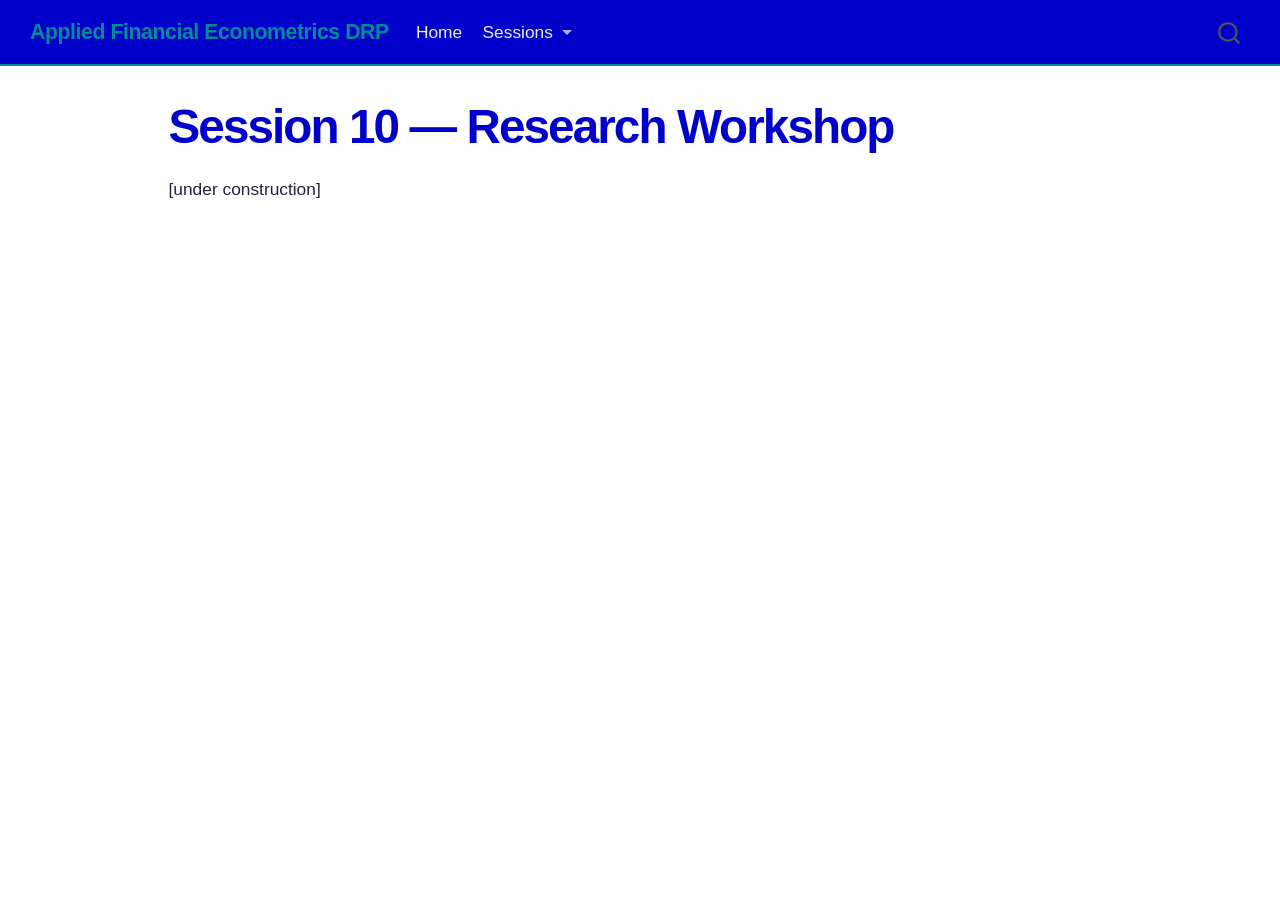
<file: docs/sessions/10-research-workshop.html>
<!DOCTYPE html>
<html xmlns="http://www.w3.org/1999/xhtml" lang="en" xml:lang="en"><head>

<meta charset="utf-8">
<meta name="generator" content="quarto-1.8.27">

<meta name="viewport" content="width=device-width, initial-scale=1.0, user-scalable=yes">


<title>Session 10 — Research Workshop – Applied Financial Econometrics DRP</title>
<style>
code{white-space: pre-wrap;}
span.smallcaps{font-variant: small-caps;}
div.columns{display: flex; gap: min(4vw, 1.5em);}
div.column{flex: auto; overflow-x: auto;}
div.hanging-indent{margin-left: 1.5em; text-indent: -1.5em;}
ul.task-list{list-style: none;}
ul.task-list li input[type="checkbox"] {
  width: 0.8em;
  margin: 0 0.8em 0.2em -1em; /* quarto-specific, see https://github.com/quarto-dev/quarto-cli/issues/4556 */ 
  vertical-align: middle;
}
</style>


<script src="../site_libs/quarto-nav/quarto-nav.js"></script>
<script src="../site_libs/quarto-nav/headroom.min.js"></script>
<script src="../site_libs/clipboard/clipboard.min.js"></script>
<script src="../site_libs/quarto-search/autocomplete.umd.js"></script>
<script src="../site_libs/quarto-search/fuse.min.js"></script>
<script src="../site_libs/quarto-search/quarto-search.js"></script>
<meta name="quarto:offset" content="../">
<script src="../site_libs/quarto-html/quarto.js" type="module"></script>
<script src="../site_libs/quarto-html/tabsets/tabsets.js" type="module"></script>
<script src="../site_libs/quarto-html/axe/axe-check.js" type="module"></script>
<script src="../site_libs/quarto-html/popper.min.js"></script>
<script src="../site_libs/quarto-html/tippy.umd.min.js"></script>
<script src="../site_libs/quarto-html/anchor.min.js"></script>
<link href="../site_libs/quarto-html/tippy.css" rel="stylesheet">
<link href="../site_libs/quarto-html/quarto-syntax-highlighting-ed96de9b727972fe78a7b5d16c58bf87.css" rel="stylesheet" id="quarto-text-highlighting-styles">
<script src="../site_libs/bootstrap/bootstrap.min.js"></script>
<link href="../site_libs/bootstrap/bootstrap-icons.css" rel="stylesheet">
<link href="../site_libs/bootstrap/bootstrap-e31584831b205ffbb2d98406f31c2a5b.min.css" rel="stylesheet" append-hash="true" id="quarto-bootstrap" data-mode="light">
<script id="quarto-search-options" type="application/json">{
  "location": "navbar",
  "copy-button": false,
  "collapse-after": 3,
  "panel-placement": "end",
  "type": "overlay",
  "limit": 50,
  "keyboard-shortcut": [
    "f",
    "/",
    "s"
  ],
  "show-item-context": false,
  "language": {
    "search-no-results-text": "No results",
    "search-matching-documents-text": "matching documents",
    "search-copy-link-title": "Copy link to search",
    "search-hide-matches-text": "Hide additional matches",
    "search-more-match-text": "more match in this document",
    "search-more-matches-text": "more matches in this document",
    "search-clear-button-title": "Clear",
    "search-text-placeholder": "",
    "search-detached-cancel-button-title": "Cancel",
    "search-submit-button-title": "Submit",
    "search-label": "Search"
  }
}</script>


<link rel="stylesheet" href="../styles.css">
</head>

<body class="nav-fixed quarto-light">

<div id="quarto-search-results"></div>
  <header id="quarto-header" class="headroom fixed-top">
    <nav class="navbar navbar-expand-lg " data-bs-theme="dark">
      <div class="navbar-container container-fluid">
      <div class="navbar-brand-container mx-auto">
    <a class="navbar-brand" href="../index.html">
    <span class="navbar-title">Applied Financial Econometrics DRP</span>
    </a>
  </div>
            <div id="quarto-search" class="" title="Search"></div>
          <button class="navbar-toggler" type="button" data-bs-toggle="collapse" data-bs-target="#navbarCollapse" aria-controls="navbarCollapse" role="menu" aria-expanded="false" aria-label="Toggle navigation" onclick="if (window.quartoToggleHeadroom) { window.quartoToggleHeadroom(); }">
  <span class="navbar-toggler-icon"></span>
</button>
          <div class="collapse navbar-collapse" id="navbarCollapse">
            <ul class="navbar-nav navbar-nav-scroll me-auto">
  <li class="nav-item">
    <a class="nav-link" href="../index.html"> 
<span class="menu-text">Home</span></a>
  </li>  
  <li class="nav-item dropdown ">
    <a class="nav-link dropdown-toggle" href="#" id="nav-menu-sessions" role="link" data-bs-toggle="dropdown" aria-expanded="false">
 <span class="menu-text">Sessions</span>
    </a>
    <ul class="dropdown-menu" aria-labelledby="nav-menu-sessions">    
        <li>
    <a class="dropdown-item" href="../sessions/01-stylised-facts.html">
 <span class="dropdown-text">Financial Stylised Facts</span></a>
  </li>  
        <li>
    <a class="dropdown-item" href="../sessions/02-stationarity.html">
 <span class="dropdown-text">Time Series I</span></a>
  </li>  
        <li>
    <a class="dropdown-item" href="../sessions/03-variance.html">
 <span class="dropdown-text">Time Series II</span></a>
  </li>  
        <li>
    <a class="dropdown-item" href="../sessions/03-measuring-volatility.html">
 <span class="dropdown-text">Forecasting and Benchmarking</span></a>
  </li>  
        <li>
    <a class="dropdown-item" href="../sessions/04-garch.html">
 <span class="dropdown-text">GARCH Models</span></a>
  </li>  
        <li>
    <a class="dropdown-item" href="../sessions/05-har.html">
 <span class="dropdown-text">HAR Models</span></a>
  </li>  
        <li>
    <a class="dropdown-item" href="../sessions/06-boosted-trees.html">
 <span class="dropdown-text">Machine Learning</span></a>
  </li>  
        <li>
    <a class="dropdown-item" href="../sessions/07-continuous-time.html">
 <span class="dropdown-text">Continuous-Time Models</span></a>
  </li>  
        <li>
    <a class="dropdown-item" href="../sessions/08-point-processes.html">
 <span class="dropdown-text">Point Processes</span></a>
  </li>  
        <li>
    <a class="dropdown-item" href="../sessions/09-connecting-processes.html">
 <span class="dropdown-text">Self-Exciting Markets</span></a>
  </li>  
        <li>
    <a class="dropdown-item" href="../sessions/10-research-workshop.html">
 <span class="dropdown-text">Research Workshop</span></a>
  </li>  
    </ul>
  </li>
</ul>
          </div> <!-- /navcollapse -->
            <div class="quarto-navbar-tools">
</div>
      </div> <!-- /container-fluid -->
    </nav>
</header>
<!-- content -->
<div id="quarto-content" class="quarto-container page-columns page-rows-contents page-layout-article page-navbar">
<!-- sidebar -->
<!-- margin-sidebar -->
    <div id="quarto-margin-sidebar" class="sidebar margin-sidebar zindex-bottom">
        
    </div>
<!-- main -->
<main class="content" id="quarto-document-content">

<header id="title-block-header" class="quarto-title-block default">
<div class="quarto-title">
<h1 class="title">Session 10 — Research Workshop</h1>
</div>



<div class="quarto-title-meta">

    
  
    
  </div>
  


</header>


<p>[under construction]</p>



</main> <!-- /main -->
<script id="quarto-html-after-body" type="application/javascript">
  window.document.addEventListener("DOMContentLoaded", function (event) {
    const icon = "";
    const anchorJS = new window.AnchorJS();
    anchorJS.options = {
      placement: 'right',
      icon: icon
    };
    anchorJS.add('.anchored');
    const isCodeAnnotation = (el) => {
      for (const clz of el.classList) {
        if (clz.startsWith('code-annotation-')) {                     
          return true;
        }
      }
      return false;
    }
    const onCopySuccess = function(e) {
      // button target
      const button = e.trigger;
      // don't keep focus
      button.blur();
      // flash "checked"
      button.classList.add('code-copy-button-checked');
      var currentTitle = button.getAttribute("title");
      button.setAttribute("title", "Copied!");
      let tooltip;
      if (window.bootstrap) {
        button.setAttribute("data-bs-toggle", "tooltip");
        button.setAttribute("data-bs-placement", "left");
        button.setAttribute("data-bs-title", "Copied!");
        tooltip = new bootstrap.Tooltip(button, 
          { trigger: "manual", 
            customClass: "code-copy-button-tooltip",
            offset: [0, -8]});
        tooltip.show();    
      }
      setTimeout(function() {
        if (tooltip) {
          tooltip.hide();
          button.removeAttribute("data-bs-title");
          button.removeAttribute("data-bs-toggle");
          button.removeAttribute("data-bs-placement");
        }
        button.setAttribute("title", currentTitle);
        button.classList.remove('code-copy-button-checked');
      }, 1000);
      // clear code selection
      e.clearSelection();
    }
    const getTextToCopy = function(trigger) {
      const outerScaffold = trigger.parentElement.cloneNode(true);
      const codeEl = outerScaffold.querySelector('code');
      for (const childEl of codeEl.children) {
        if (isCodeAnnotation(childEl)) {
          childEl.remove();
        }
      }
      return codeEl.innerText;
    }
    const clipboard = new window.ClipboardJS('.code-copy-button:not([data-in-quarto-modal])', {
      text: getTextToCopy
    });
    clipboard.on('success', onCopySuccess);
    if (window.document.getElementById('quarto-embedded-source-code-modal')) {
      const clipboardModal = new window.ClipboardJS('.code-copy-button[data-in-quarto-modal]', {
        text: getTextToCopy,
        container: window.document.getElementById('quarto-embedded-source-code-modal')
      });
      clipboardModal.on('success', onCopySuccess);
    }
      var localhostRegex = new RegExp(/^(?:http|https):\/\/localhost\:?[0-9]*\//);
      var mailtoRegex = new RegExp(/^mailto:/);
        var filterRegex = new RegExp('/' + window.location.host + '/');
      var isInternal = (href) => {
          return filterRegex.test(href) || localhostRegex.test(href) || mailtoRegex.test(href);
      }
      // Inspect non-navigation links and adorn them if external
     var links = window.document.querySelectorAll('a[href]:not(.nav-link):not(.navbar-brand):not(.toc-action):not(.sidebar-link):not(.sidebar-item-toggle):not(.pagination-link):not(.no-external):not([aria-hidden]):not(.dropdown-item):not(.quarto-navigation-tool):not(.about-link)');
      for (var i=0; i<links.length; i++) {
        const link = links[i];
        if (!isInternal(link.href)) {
          // undo the damage that might have been done by quarto-nav.js in the case of
          // links that we want to consider external
          if (link.dataset.originalHref !== undefined) {
            link.href = link.dataset.originalHref;
          }
        }
      }
    function tippyHover(el, contentFn, onTriggerFn, onUntriggerFn) {
      const config = {
        allowHTML: true,
        maxWidth: 500,
        delay: 100,
        arrow: false,
        appendTo: function(el) {
            return el.parentElement;
        },
        interactive: true,
        interactiveBorder: 10,
        theme: 'quarto',
        placement: 'bottom-start',
      };
      if (contentFn) {
        config.content = contentFn;
      }
      if (onTriggerFn) {
        config.onTrigger = onTriggerFn;
      }
      if (onUntriggerFn) {
        config.onUntrigger = onUntriggerFn;
      }
      window.tippy(el, config); 
    }
    const noterefs = window.document.querySelectorAll('a[role="doc-noteref"]');
    for (var i=0; i<noterefs.length; i++) {
      const ref = noterefs[i];
      tippyHover(ref, function() {
        // use id or data attribute instead here
        let href = ref.getAttribute('data-footnote-href') || ref.getAttribute('href');
        try { href = new URL(href).hash; } catch {}
        const id = href.replace(/^#\/?/, "");
        const note = window.document.getElementById(id);
        if (note) {
          return note.innerHTML;
        } else {
          return "";
        }
      });
    }
        let selectedAnnoteEl;
        const selectorForAnnotation = ( cell, annotation) => {
          let cellAttr = 'data-code-cell="' + cell + '"';
          let lineAttr = 'data-code-annotation="' +  annotation + '"';
          const selector = 'span[' + cellAttr + '][' + lineAttr + ']';
          return selector;
        }
        const selectCodeLines = (annoteEl) => {
          const doc = window.document;
          const targetCell = annoteEl.getAttribute("data-target-cell");
          const targetAnnotation = annoteEl.getAttribute("data-target-annotation");
          const annoteSpan = window.document.querySelector(selectorForAnnotation(targetCell, targetAnnotation));
          const lines = annoteSpan.getAttribute("data-code-lines").split(",");
          const lineIds = lines.map((line) => {
            return targetCell + "-" + line;
          })
          let top = null;
          let height = null;
          let parent = null;
          if (lineIds.length > 0) {
              //compute the position of the single el (top and bottom and make a div)
              const el = window.document.getElementById(lineIds[0]);
              top = el.offsetTop;
              height = el.offsetHeight;
              parent = el.parentElement.parentElement;
            if (lineIds.length > 1) {
              const lastEl = window.document.getElementById(lineIds[lineIds.length - 1]);
              const bottom = lastEl.offsetTop + lastEl.offsetHeight;
              height = bottom - top;
            }
            if (top !== null && height !== null && parent !== null) {
              // cook up a div (if necessary) and position it 
              let div = window.document.getElementById("code-annotation-line-highlight");
              if (div === null) {
                div = window.document.createElement("div");
                div.setAttribute("id", "code-annotation-line-highlight");
                div.style.position = 'absolute';
                parent.appendChild(div);
              }
              div.style.top = top - 2 + "px";
              div.style.height = height + 4 + "px";
              div.style.left = 0;
              let gutterDiv = window.document.getElementById("code-annotation-line-highlight-gutter");
              if (gutterDiv === null) {
                gutterDiv = window.document.createElement("div");
                gutterDiv.setAttribute("id", "code-annotation-line-highlight-gutter");
                gutterDiv.style.position = 'absolute';
                const codeCell = window.document.getElementById(targetCell);
                const gutter = codeCell.querySelector('.code-annotation-gutter');
                gutter.appendChild(gutterDiv);
              }
              gutterDiv.style.top = top - 2 + "px";
              gutterDiv.style.height = height + 4 + "px";
            }
            selectedAnnoteEl = annoteEl;
          }
        };
        const unselectCodeLines = () => {
          const elementsIds = ["code-annotation-line-highlight", "code-annotation-line-highlight-gutter"];
          elementsIds.forEach((elId) => {
            const div = window.document.getElementById(elId);
            if (div) {
              div.remove();
            }
          });
          selectedAnnoteEl = undefined;
        };
          // Handle positioning of the toggle
      window.addEventListener(
        "resize",
        throttle(() => {
          elRect = undefined;
          if (selectedAnnoteEl) {
            selectCodeLines(selectedAnnoteEl);
          }
        }, 10)
      );
      function throttle(fn, ms) {
      let throttle = false;
      let timer;
        return (...args) => {
          if(!throttle) { // first call gets through
              fn.apply(this, args);
              throttle = true;
          } else { // all the others get throttled
              if(timer) clearTimeout(timer); // cancel #2
              timer = setTimeout(() => {
                fn.apply(this, args);
                timer = throttle = false;
              }, ms);
          }
        };
      }
        // Attach click handler to the DT
        const annoteDls = window.document.querySelectorAll('dt[data-target-cell]');
        for (const annoteDlNode of annoteDls) {
          annoteDlNode.addEventListener('click', (event) => {
            const clickedEl = event.target;
            if (clickedEl !== selectedAnnoteEl) {
              unselectCodeLines();
              const activeEl = window.document.querySelector('dt[data-target-cell].code-annotation-active');
              if (activeEl) {
                activeEl.classList.remove('code-annotation-active');
              }
              selectCodeLines(clickedEl);
              clickedEl.classList.add('code-annotation-active');
            } else {
              // Unselect the line
              unselectCodeLines();
              clickedEl.classList.remove('code-annotation-active');
            }
          });
        }
    const findCites = (el) => {
      const parentEl = el.parentElement;
      if (parentEl) {
        const cites = parentEl.dataset.cites;
        if (cites) {
          return {
            el,
            cites: cites.split(' ')
          };
        } else {
          return findCites(el.parentElement)
        }
      } else {
        return undefined;
      }
    };
    var bibliorefs = window.document.querySelectorAll('a[role="doc-biblioref"]');
    for (var i=0; i<bibliorefs.length; i++) {
      const ref = bibliorefs[i];
      const citeInfo = findCites(ref);
      if (citeInfo) {
        tippyHover(citeInfo.el, function() {
          var popup = window.document.createElement('div');
          citeInfo.cites.forEach(function(cite) {
            var citeDiv = window.document.createElement('div');
            citeDiv.classList.add('hanging-indent');
            citeDiv.classList.add('csl-entry');
            var biblioDiv = window.document.getElementById('ref-' + cite);
            if (biblioDiv) {
              citeDiv.innerHTML = biblioDiv.innerHTML;
            }
            popup.appendChild(citeDiv);
          });
          return popup.innerHTML;
        });
      }
    }
  });
  </script>
</div> <!-- /content -->




</body></html>
</file>
<file: docs/site_libs/quarto-html/tippy.css>
.tippy-box[data-animation=fade][data-state=hidden]{opacity:0}[data-tippy-root]{max-width:calc(100vw - 10px)}.tippy-box{position:relative;background-color:#333;color:#fff;border-radius:4px;font-size:14px;line-height:1.4;white-space:normal;outline:0;transition-property:transform,visibility,opacity}.tippy-box[data-placement^=top]>.tippy-arrow{bottom:0}.tippy-box[data-placement^=top]>.tippy-arrow:before{bottom:-7px;left:0;border-width:8px 8px 0;border-top-color:initial;transform-origin:center top}.tippy-box[data-placement^=bottom]>.tippy-arrow{top:0}.tippy-box[data-placement^=bottom]>.tippy-arrow:before{top:-7px;left:0;border-width:0 8px 8px;border-bottom-color:initial;transform-origin:center bottom}.tippy-box[data-placement^=left]>.tippy-arrow{right:0}.tippy-box[data-placement^=left]>.tippy-arrow:before{border-width:8px 0 8px 8px;border-left-color:initial;right:-7px;transform-origin:center left}.tippy-box[data-placement^=right]>.tippy-arrow{left:0}.tippy-box[data-placement^=right]>.tippy-arrow:before{left:-7px;border-width:8px 8px 8px 0;border-right-color:initial;transform-origin:center right}.tippy-box[data-inertia][data-state=visible]{transition-timing-function:cubic-bezier(.54,1.5,.38,1.11)}.tippy-arrow{width:16px;height:16px;color:#333}.tippy-arrow:before{content:"";position:absolute;border-color:transparent;border-style:solid}.tippy-content{position:relative;padding:5px 9px;z-index:1}
</file>
<file: docs/site_libs/quarto-html/quarto-syntax-highlighting-ed96de9b727972fe78a7b5d16c58bf87.css>
/* quarto syntax highlight colors */
:root {
  --quarto-hl-ot-color: #003B4F;
  --quarto-hl-at-color: #657422;
  --quarto-hl-ss-color: #20794D;
  --quarto-hl-an-color: #5E5E5E;
  --quarto-hl-fu-color: #4758AB;
  --quarto-hl-st-color: #20794D;
  --quarto-hl-cf-color: #003B4F;
  --quarto-hl-op-color: #5E5E5E;
  --quarto-hl-er-color: #AD0000;
  --quarto-hl-bn-color: #AD0000;
  --quarto-hl-al-color: #AD0000;
  --quarto-hl-va-color: #111111;
  --quarto-hl-bu-color: inherit;
  --quarto-hl-ex-color: inherit;
  --quarto-hl-pp-color: #AD0000;
  --quarto-hl-in-color: #5E5E5E;
  --quarto-hl-vs-color: #20794D;
  --quarto-hl-wa-color: #5E5E5E;
  --quarto-hl-do-color: #5E5E5E;
  --quarto-hl-im-color: #00769E;
  --quarto-hl-ch-color: #20794D;
  --quarto-hl-dt-color: #AD0000;
  --quarto-hl-fl-color: #AD0000;
  --quarto-hl-co-color: #5E5E5E;
  --quarto-hl-cv-color: #5E5E5E;
  --quarto-hl-cn-color: #8f5902;
  --quarto-hl-sc-color: #5E5E5E;
  --quarto-hl-dv-color: #AD0000;
  --quarto-hl-kw-color: #003B4F;
}

/* other quarto variables */
:root {
  --quarto-font-monospace: SFMono-Regular, Menlo, Monaco, Consolas, "Liberation Mono", "Courier New", monospace;
}

/* syntax highlight based on Pandoc's rules */
pre > code.sourceCode > span {
  color: #003B4F;
}

code.sourceCode > span {
  color: #003B4F;
}

div.sourceCode,
div.sourceCode pre.sourceCode {
  color: #003B4F;
}

/* Normal */
code span {
  color: #003B4F;
}

/* Alert */
code span.al {
  color: #AD0000;
  font-style: inherit;
}

/* Annotation */
code span.an {
  color: #5E5E5E;
  font-style: inherit;
}

/* Attribute */
code span.at {
  color: #657422;
  font-style: inherit;
}

/* BaseN */
code span.bn {
  color: #AD0000;
  font-style: inherit;
}

/* BuiltIn */
code span.bu {
  font-style: inherit;
}

/* ControlFlow */
code span.cf {
  color: #003B4F;
  font-weight: bold;
  font-style: inherit;
}

/* Char */
code span.ch {
  color: #20794D;
  font-style: inherit;
}

/* Constant */
code span.cn {
  color: #8f5902;
  font-style: inherit;
}

/* Comment */
code span.co {
  color: #5E5E5E;
  font-style: inherit;
}

/* CommentVar */
code span.cv {
  color: #5E5E5E;
  font-style: italic;
}

/* Documentation */
code span.do {
  color: #5E5E5E;
  font-style: italic;
}

/* DataType */
code span.dt {
  color: #AD0000;
  font-style: inherit;
}

/* DecVal */
code span.dv {
  color: #AD0000;
  font-style: inherit;
}

/* Error */
code span.er {
  color: #AD0000;
  font-style: inherit;
}

/* Extension */
code span.ex {
  font-style: inherit;
}

/* Float */
code span.fl {
  color: #AD0000;
  font-style: inherit;
}

/* Function */
code span.fu {
  color: #4758AB;
  font-style: inherit;
}

/* Import */
code span.im {
  color: #00769E;
  font-style: inherit;
}

/* Information */
code span.in {
  color: #5E5E5E;
  font-style: inherit;
}

/* Keyword */
code span.kw {
  color: #003B4F;
  font-weight: bold;
  font-style: inherit;
}

/* Operator */
code span.op {
  color: #5E5E5E;
  font-style: inherit;
}

/* Other */
code span.ot {
  color: #003B4F;
  font-style: inherit;
}

/* Preprocessor */
code span.pp {
  color: #AD0000;
  font-style: inherit;
}

/* SpecialChar */
code span.sc {
  color: #5E5E5E;
  font-style: inherit;
}

/* SpecialString */
code span.ss {
  color: #20794D;
  font-style: inherit;
}

/* String */
code span.st {
  color: #20794D;
  font-style: inherit;
}

/* Variable */
code span.va {
  color: #111111;
  font-style: inherit;
}

/* VerbatimString */
code span.vs {
  color: #20794D;
  font-style: inherit;
}

/* Warning */
code span.wa {
  color: #5E5E5E;
  font-style: italic;
}

.prevent-inlining {
  content: "</";
}

/*# sourceMappingURL=0920dd6d7437995b8cdf7429764427b1.css.map */
</file>
<file: docs/styles.css>
/* ============================================================
   Financial Econometrics DRP — Quarto website styles
   Imperial-inspired palette: white, electric blue, vivid mint.
   Colours approximated from the supplied rebrand image.
   Compatible with the Quarto 'cosmo' Bootstrap theme.
   ============================================================ */

/* 1. Shared palette and typography */
:root {
  --drp-bg: #ffffff;
  --drp-surface: #ffffff;
  --drp-text: #20253b;
  --drp-navy: #0100ca;
  --drp-muted: #596277;
  --drp-accent: #0100ca;
  --drp-mint: #008C95;
  --drp-line: #e4e6f2;
  --drp-soft: #f5f6ff;
  --drp-radius: 12px;
}

body {
  background: var(--drp-bg);
  color: var(--drp-text);
  font-family: -apple-system, BlinkMacSystemFont, "Segoe UI", Roboto,
               "Helvetica Neue", Arial, sans-serif;
  font-size: 1.02rem;
  line-height: 1.7;
}

/* 2. Navigation */
#quarto-header .navbar {
  background: var(--drp-navy);
  border-bottom: 2px solid var(--drp-mint);
  box-shadow: none;
}

#quarto-header .navbar-brand {
  color: var(--drp-mint);
  font-weight: 700;
  letter-spacing: -0.02em;
}

#quarto-header .nav-link {
  color: #ededff;
}

#quarto-header .nav-link:hover,
#quarto-header .nav-link.active {
  color: var(--drp-mint);
}

#quarto-header .navbar-brand:hover,
#quarto-header .navbar-brand:focus {
  color: #ffffff;
}

/* 3. Lecture typography */
h1, h2, h3, h4, h5, h6 {
  color: var(--drp-navy);
  font-weight: 650;
  line-height: 1.3;
  letter-spacing: -0.025em;
}

.quarto-title-block .title {
  font-size: clamp(2rem, 4vw, 2.8rem);
  letter-spacing: -0.04em;
  margin-bottom: 0.65rem;
}

main.content h2 {
  margin-top: 2.6rem;
  padding-bottom: 0.4rem;
  border-bottom: 1px solid var(--drp-line);
}

main.content h3 {
  margin-top: 1.8rem;
}

p, ul, ol {
  margin-bottom: 1rem;
}

a {
  color: var(--drp-accent);
}

a:hover {
  color: #00008c;
}

/* Table of contents */
#TOC a {
  color: var(--drp-muted);
}

#TOC a:hover,
#TOC a.active {
  color: var(--drp-accent);
}

/* 4. Figures, equations and code */
figure, .quarto-figure {
  margin: 1.6rem 0;
}

figcaption, .figure-caption {
  color: var(--drp-muted);
  font-size: 0.88rem;
  text-align: center;
}

.cell-output-display {
  margin: 1.2rem 0;
}

.cell-output-display img,
.cell-output-display .html-widget {
  max-width: 100%;
}

pre, div.sourceCode {
  border-radius: 8px;
}

/* 5. Homepage title — no banner image needed */
.course-header {
  padding: 1rem 0 1.5rem;
  border-bottom: 1px solid var(--drp-line);
  margin-bottom: 2rem;
}

.course-kicker {
  color: var(--drp-accent);
  font-size: 0.77rem;
  font-weight: 750;
  letter-spacing: 0.11em;
  text-transform: uppercase;
}

.course-subtitle {
  color: var(--drp-muted);
  font-size: 1.08rem;
  max-width: 42rem;
}

/* 6. Homepage session directory */
.session-section {
  margin: 2rem 0 0.7rem;
  font-size: 0.82rem;
  color: var(--drp-muted);
  font-weight: 750;
  letter-spacing: 0.08em;
  text-transform: uppercase;
}

.session-grid {
  display: grid;
  grid-template-columns: repeat(2, minmax(0, 1fr));
  gap: 1rem;
  margin: 1rem 0 2rem;
}

a.session-card {
  display: flex;
  flex-direction: column;
  gap: 0.3rem;
  min-height: 132px;
  padding: 1.2rem 1.3rem;
  background: var(--drp-surface);
  border: 1px solid var(--drp-line);
  border-radius: var(--drp-radius);
  color: var(--drp-text);
  text-decoration: none;
  transition: border-color 150ms ease, box-shadow 150ms ease,
              transform 150ms ease;
}

a.session-card:hover,
a.session-card:focus-visible {
  color: var(--drp-text);
  border-color: var(--drp-accent);
  box-shadow: none;
  transform: none;
  text-decoration: none;
}

.session-number {
  color: var(--drp-accent);
  font-weight: 750;
  font-size: 0.8rem;
  letter-spacing: 0.06em;
}

.session-name {
  color: var(--drp-navy);
  font-weight: 650;
  font-size: 1.1rem;
  line-height: 1.35;
}

.session-description {
  color: var(--drp-muted);
  font-size: 0.88rem;
  line-height: 1.5;
}

/* 7. Optional placeholder text inside unfinished sessions */
.under-construction {
  color: var(--drp-muted);
  font-style: italic;
  padding: 1rem 0;
}

/* 8. Responsive layout and accessibility */
@media (max-width: 700px) {
  .session-grid {
    grid-template-columns: 1fr;
  }

  a.session-card {
    min-height: 108px;
  }

  .quarto-title-block .title {
    font-size: 2rem;
  }
}

@media (prefers-reduced-motion: reduce) {
  a.session-card {
    transition: none;
  }

  a.session-card:hover {
    transform: none;
  }
}

/* 9. Clear keyboard focus without relying on colour alone */
a:focus-visible {
  outline: 2px solid var(--drp-accent);
  outline-offset: 3px;
}

#quarto-header a:focus-visible {
  outline-color: var(--drp-mint);
}


/* Figure cross-references */
a.quarto-xref {
  color: var(--drp-accent);
  text-decoration: none !important;
}

a.quarto-xref:hover {
  color: var(--drp-accent);
  text-decoration: none !important;
}


/* Homepage: full-width session list */
.session-grid {
  grid-template-columns: 1fr;
  gap: 0.65rem;
  margin: 0.8rem 0 2rem;
}

a.session-card {
  display: grid;
  grid-template-columns: 7.5rem minmax(0, 1fr);
  grid-template-rows: auto auto;
  column-gap: 1rem;
  row-gap: 0.15rem;
  align-items: center;
  min-height: 0;
  padding: 0.8rem 1.2rem;
}

.session-number {
  grid-column: 1;
  grid-row: 1 / 3;
  align-self: center;
  white-space: nowrap;
}

.session-name {
  grid-column: 2;
  grid-row: 1;
}

.session-description {
  grid-column: 2;
  grid-row: 2;
}

/* Compact layout on smaller screens */
@media (max-width: 700px) {
  a.session-card {
    grid-template-columns: 1fr;
    grid-template-rows: auto auto auto;
    row-gap: 0.15rem;
    padding: 0.8rem 1rem;
    min-height: 0;
  }

  .session-number {
    grid-column: 1;
    grid-row: 1;
  }

  .session-name {
    grid-column: 1;
    grid-row: 2;
  }

  .session-description {
    grid-column: 1;
    grid-row: 3;
  }
}
</file>
